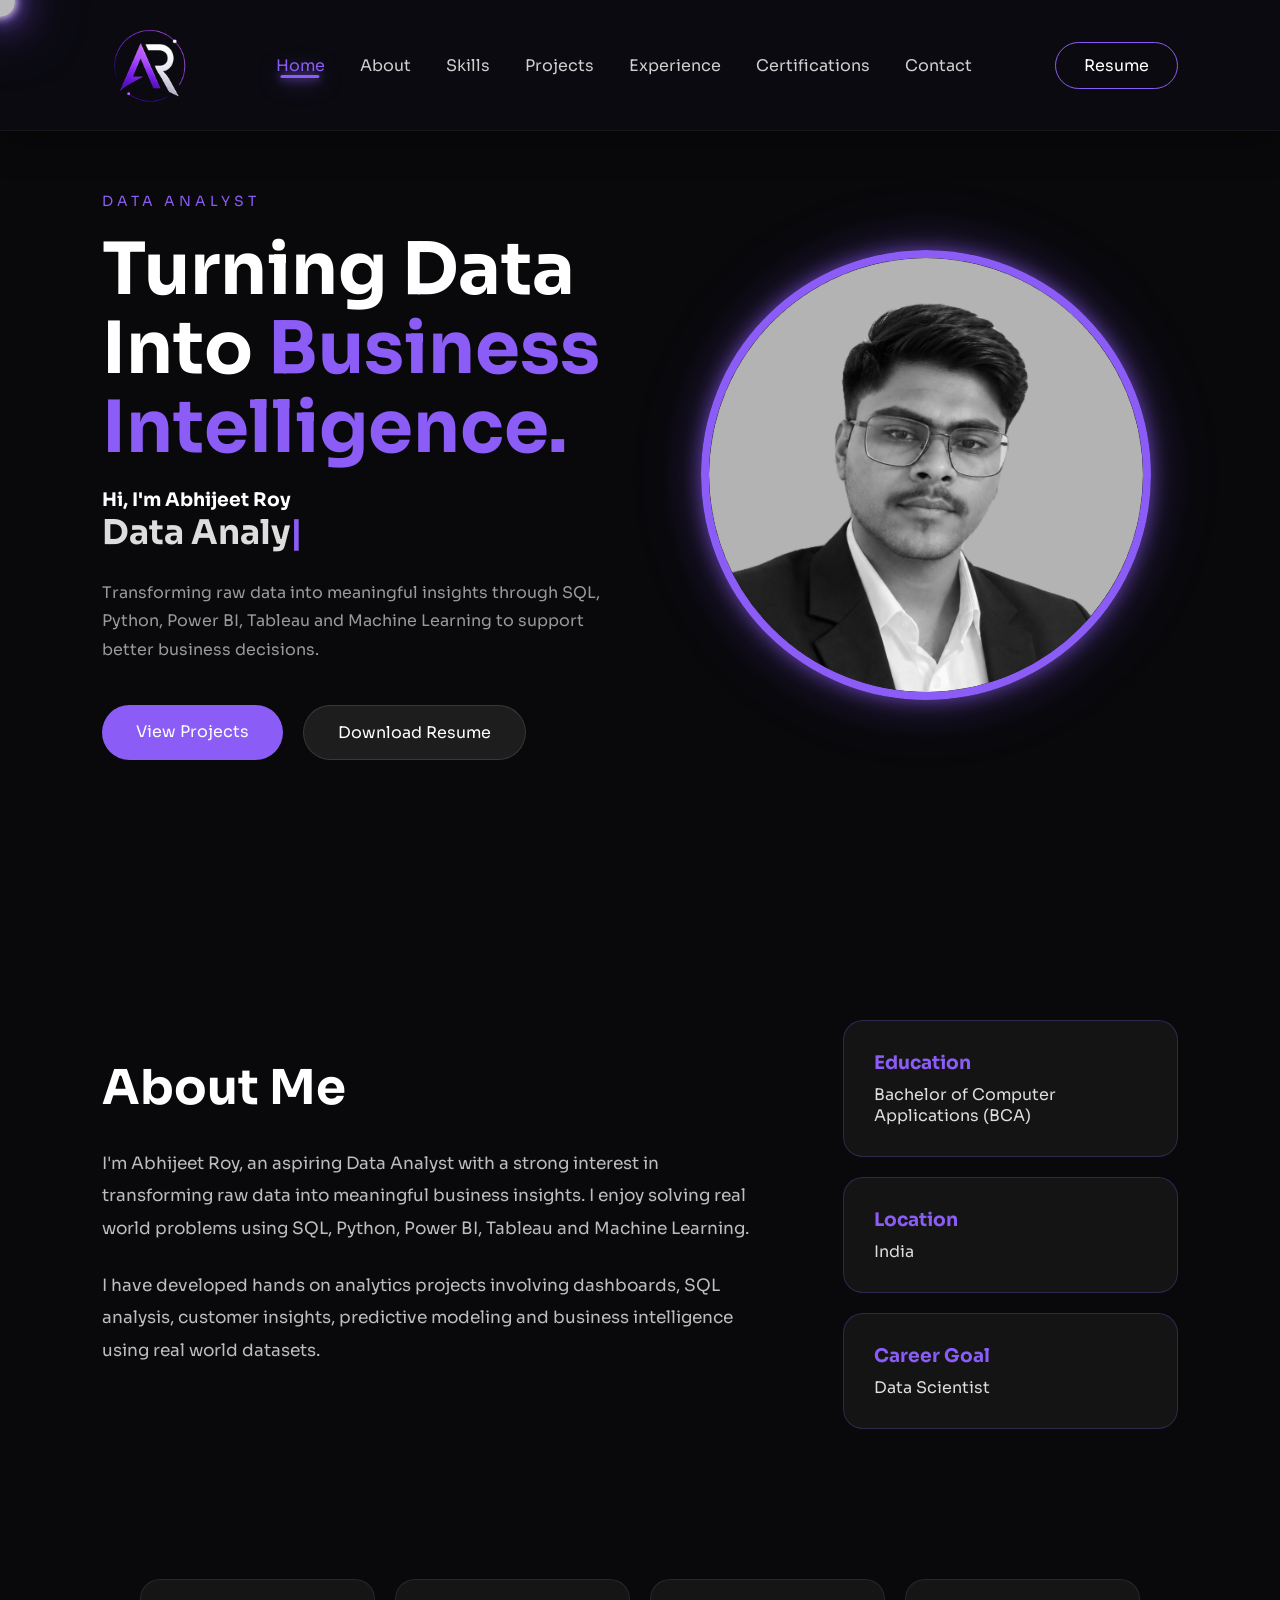
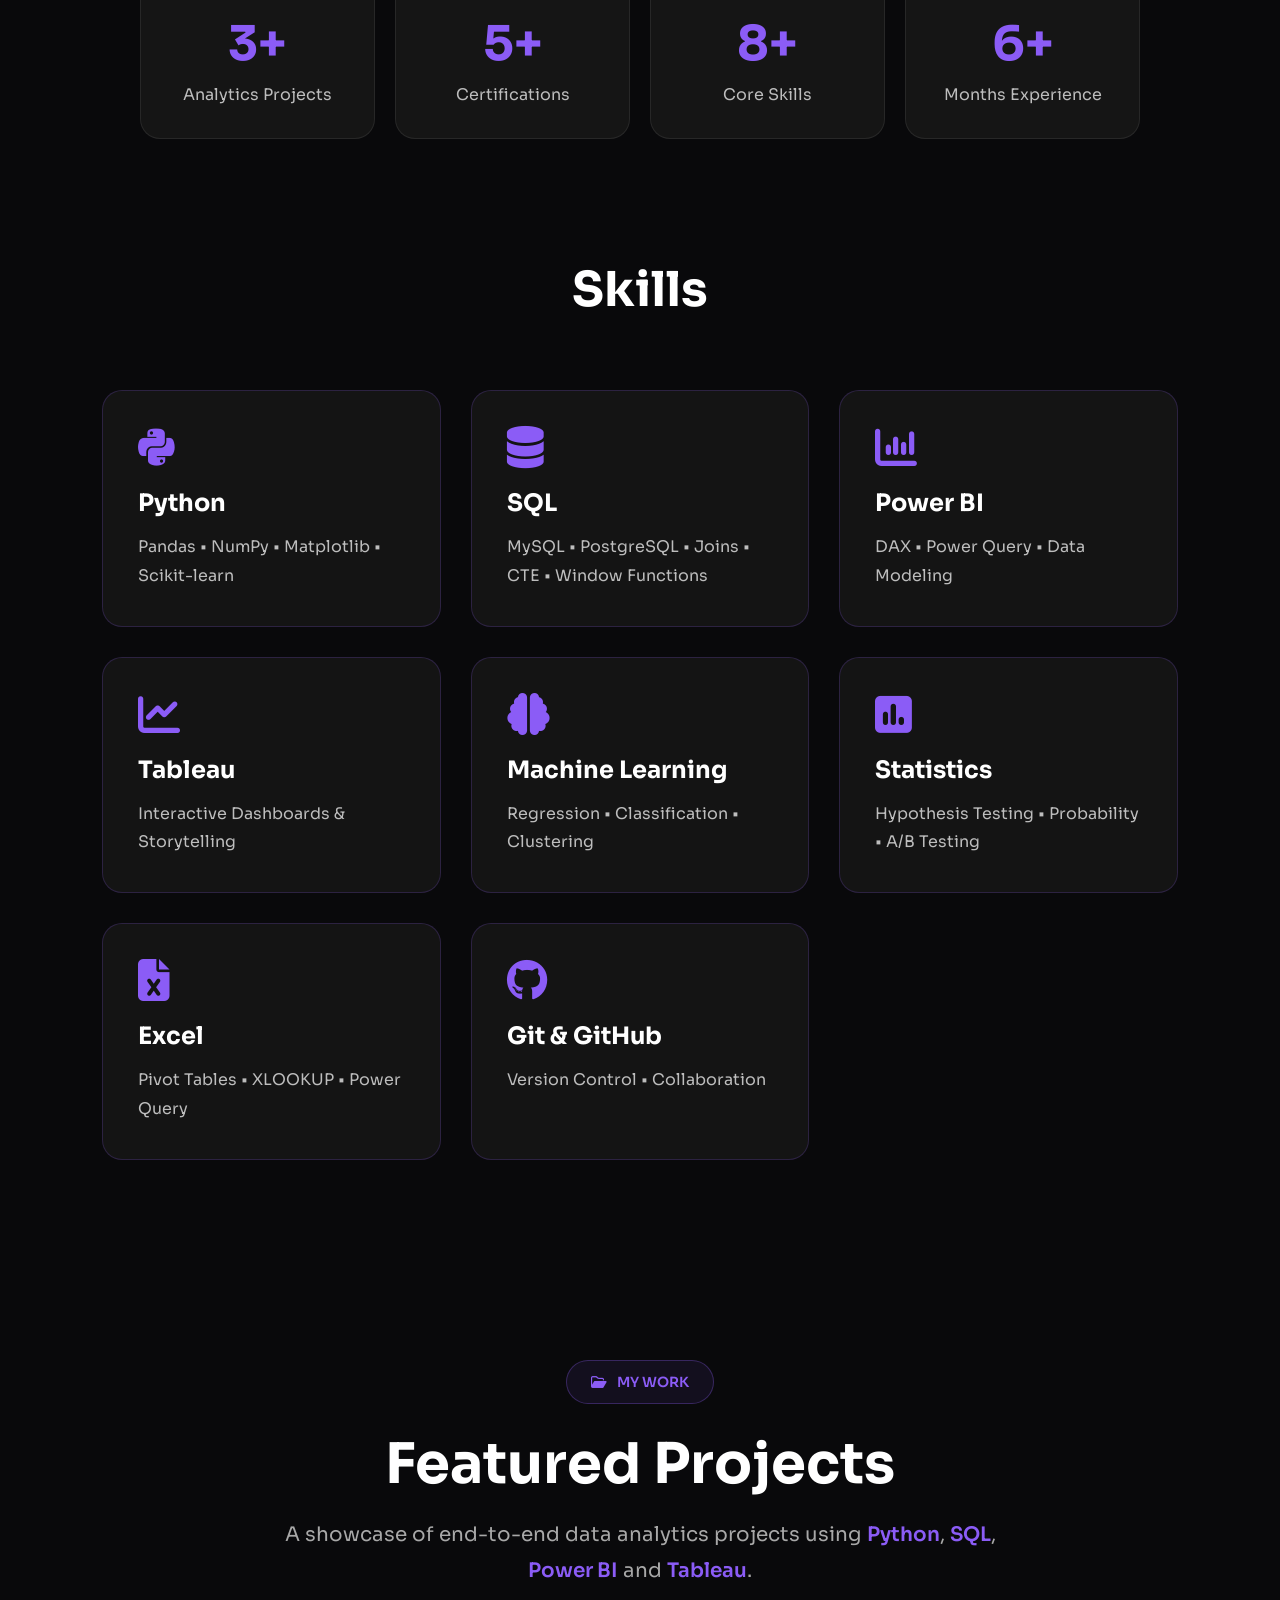
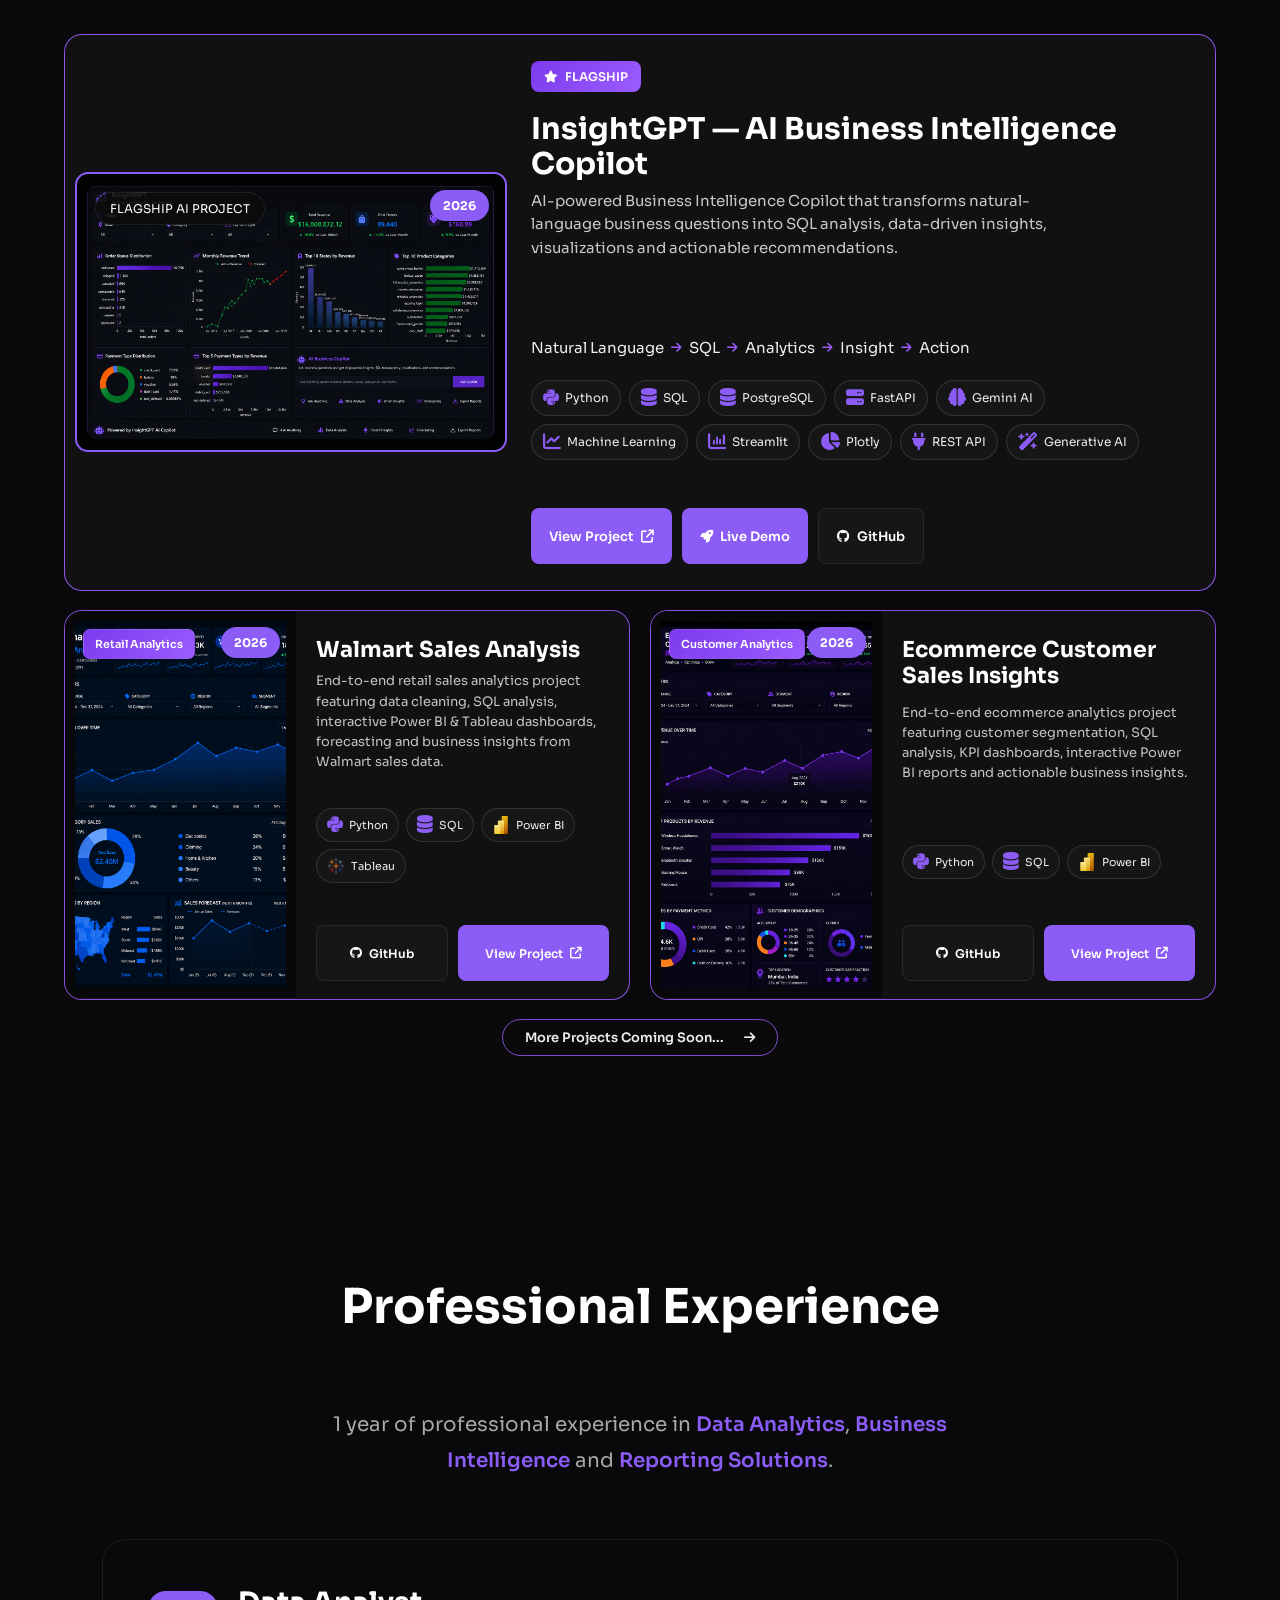
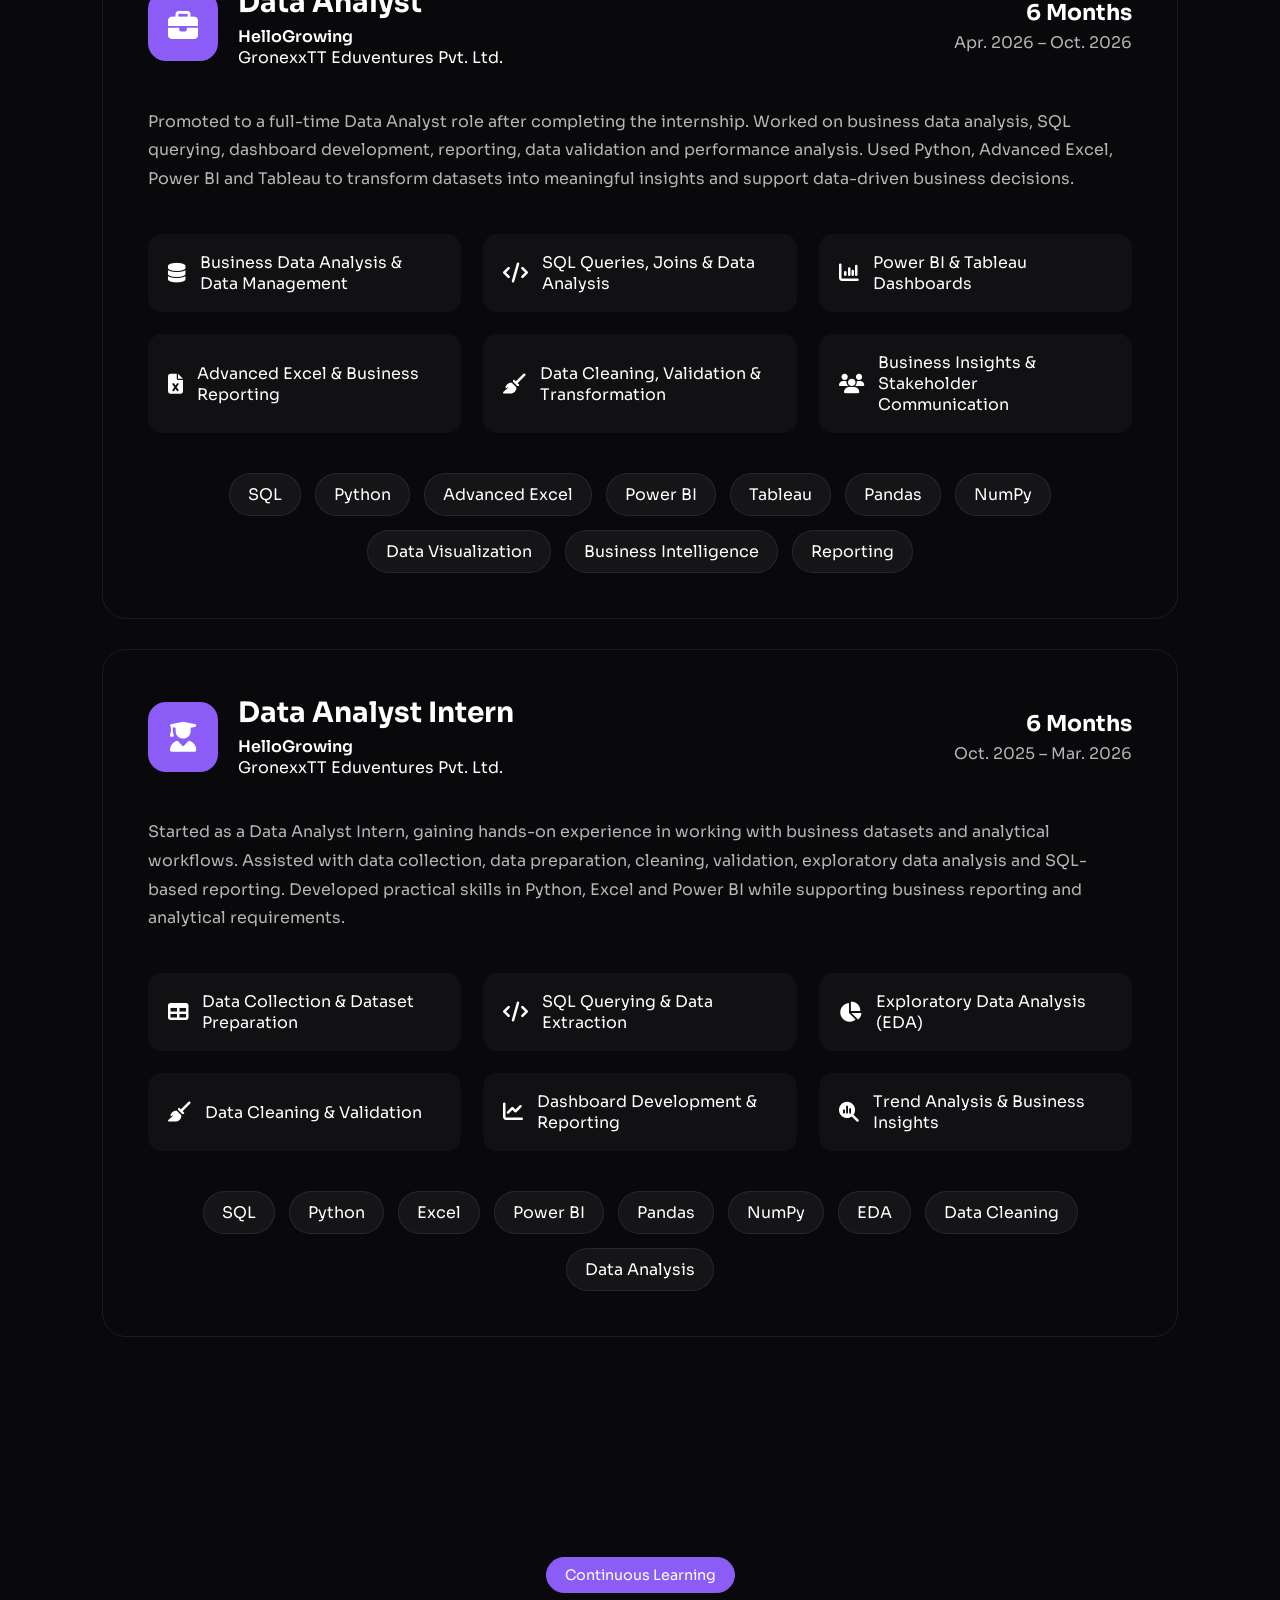
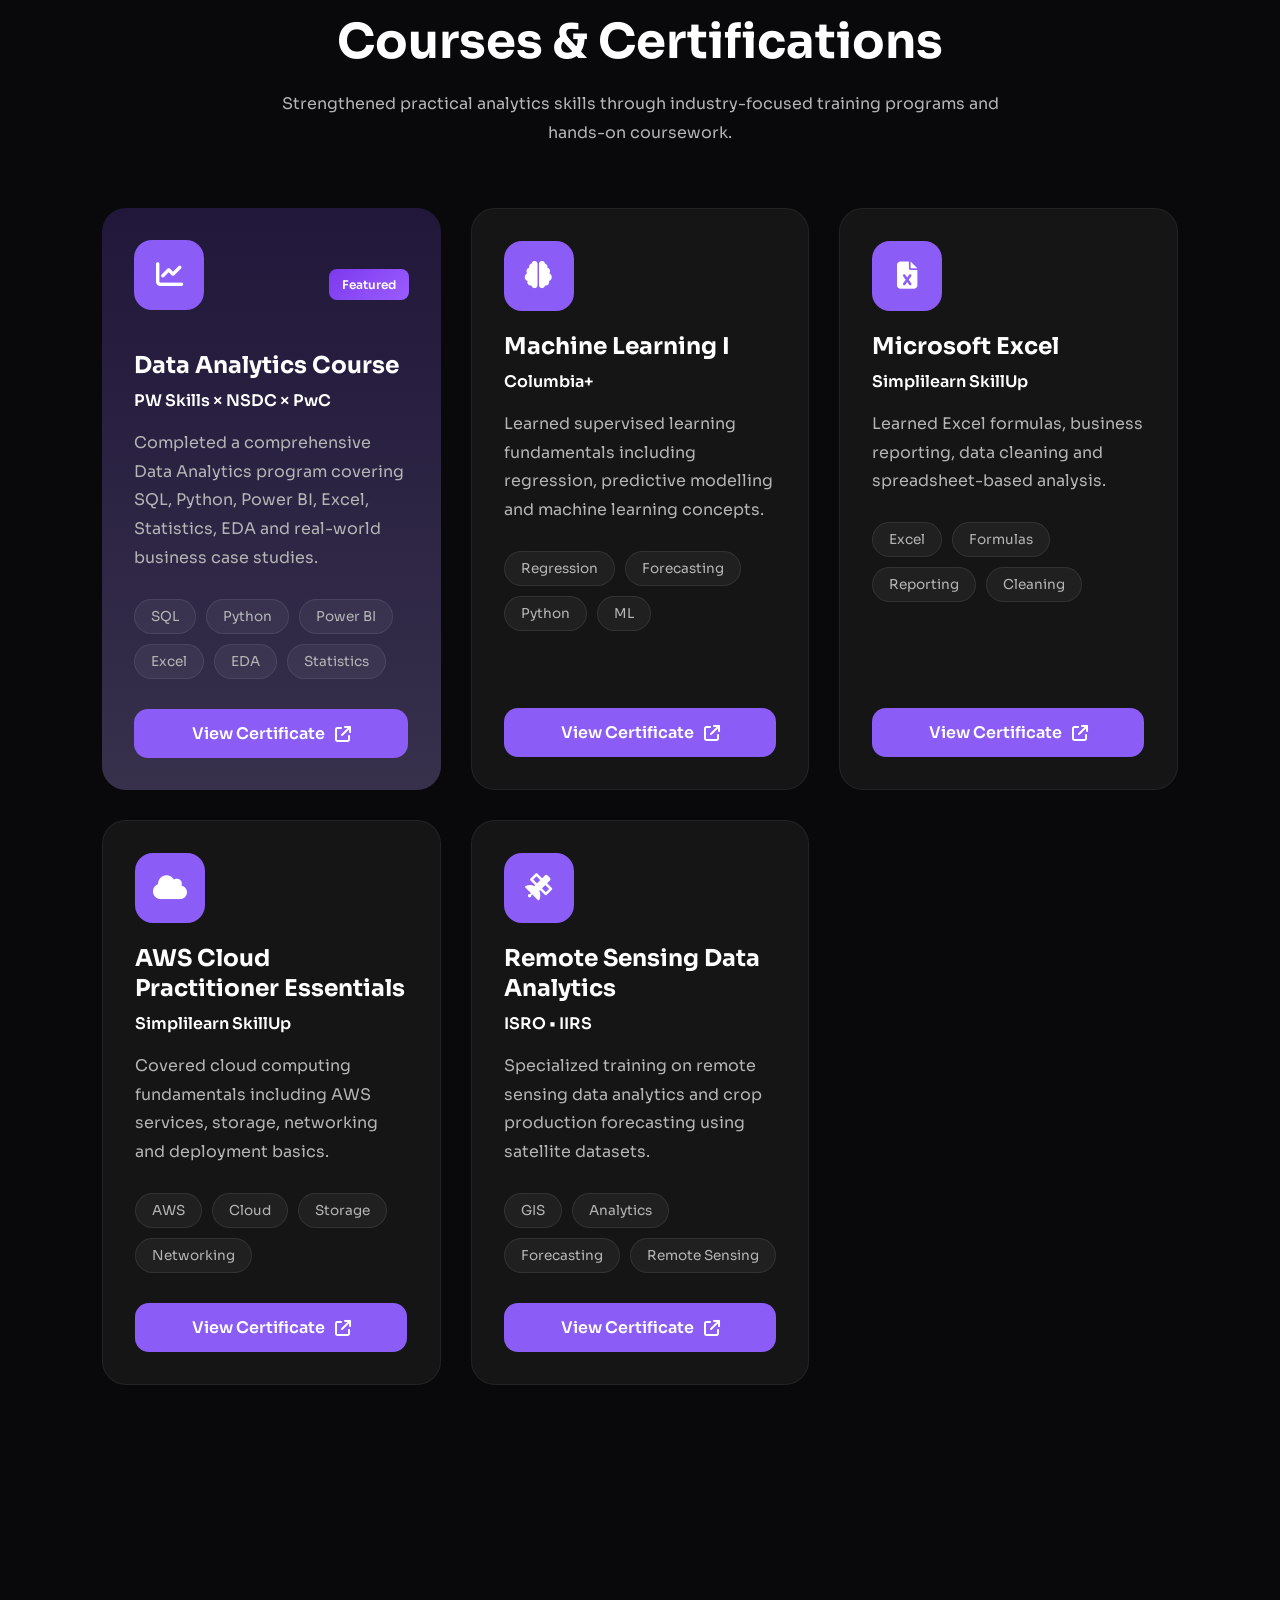
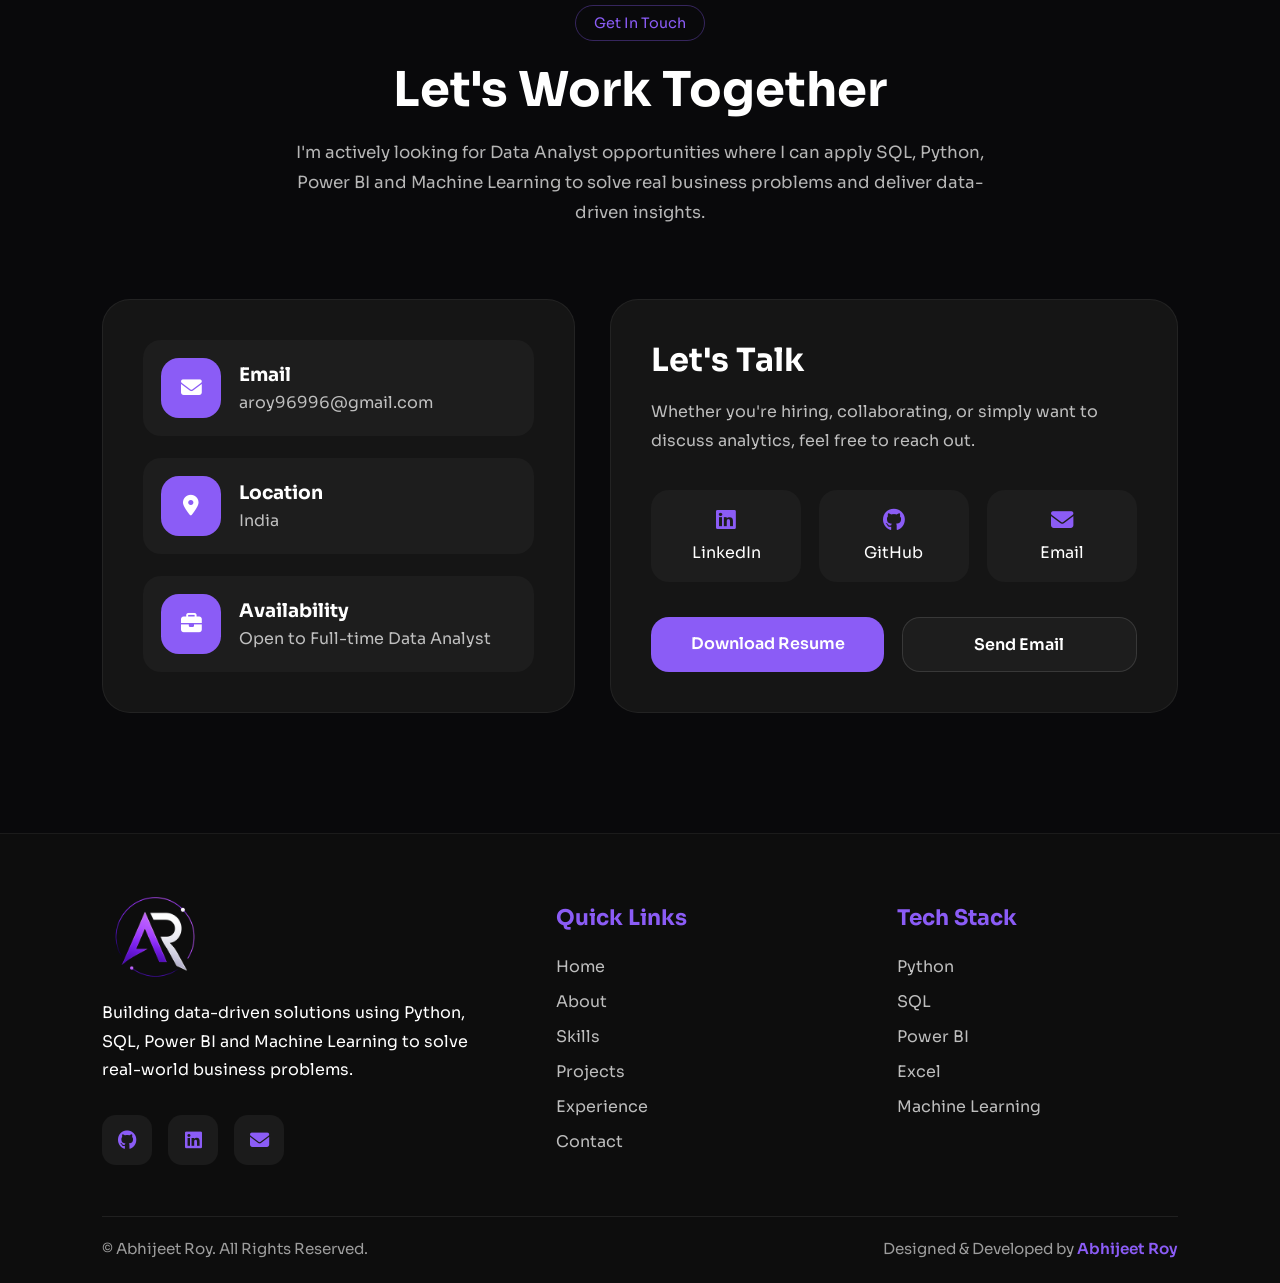
<file: index.html>
<!DOCTYPE html>
<html lang="en">

<head>
    <meta charset="UTF-8">
    <meta name="viewport" content="width=device-width, initial-scale=1.0">

    <title>Abhijeet Roy | Data Analyst Portfolio</title>

    <link rel="icon" type="image/png" sizes="48x48" href="assets/images/favicon_48x48.png">
    <link rel="shortcut icon" href="assets/images/favicon.ico">

<meta name="description"
content="Abhijeet Roy - Data Analyst specializing in SQL, Python, Power BI, Tableau and Machine Learning. Explore projects, dashboards and analytics solutions.">

<meta name="keywords"
content="Data Analyst, SQL, Python, Power BI, Tableau, Machine Learning, Portfolio, Data Science">

<meta name="author"
content="Abhijeet Roy">

<meta name="robots"
content="index, follow">

<meta name="theme-color"
content="#8B5CF6">

<meta property="og:title"
content="Abhijeet Roy | Data Analyst">

<meta property="og:description"
content="Portfolio showcasing SQL, Python, Power BI and Machine Learning projects.">

<meta property="og:image"
content="assets/images/portfolio-preview.png">

<meta property="og:type"
content="website">

    <!-- Google Font -->
    <link rel="preconnect" href="https://fonts.googleapis.com">
    <link rel="preconnect" href="https://fonts.gstatic.com" crossorigin>

    <link href="https://fonts.googleapis.com/css2?family=Sora:wght@300;400;500;600;700;800&display=swap" rel="stylesheet">

    <!-- Font Awesome -->
    <link rel="stylesheet"
        href="https://cdnjs.cloudflare.com/ajax/libs/font-awesome/6.6.0/css/all.min.css">

    <!-- CSS -->
    <link rel="stylesheet" href="style.css">
    <link rel="stylesheet" href="responsive.css">
    <link rel="stylesheet" href="project-css/home-projects.css">
    
</head>

<body>

    <div class="progress-wrapper">
        
    <div id="progress-bar"></div>

    <div class="progress-dot"></div>

</div>

    <!-- Navbar -->
    <!-- Navbar -->

<nav class="navbar">

    <a href="#home" class="logo">
    <img src="assets/images/AR_logo_256x256.png" alt="AR Logo">
</a>

    <div class="menu-toggle" id="menu-toggle">
        <i class="fa-solid fa-bars"></i>
    </div>

    <ul class="nav-links">

        <li><a href="#home">Home</a></li>

        <li><a href="#about">About</a></li>

        <li><a href="#skills">Skills</a></li>

        <li><a href="#projects">Projects</a></li>

        <li><a href="#experience">Experience</a></li>

        <li><a href="#certifications">Certifications</a></li>

        <li><a href="#contact">Contact</a></li>

    </ul>

    <a href="assets/resume/Abhijeet Roy.pdf"
       class="resume-btn"
       target="_blank">

        Resume

    </a>

</nav>

    <section id="home" class="hero"
    data-aos="fade-up">

    <div class="hero-content">

    <div class="hero-text">

        <span class="hero-tag">
            DATA ANALYST
        </span>

        <h1>

        Turning Data Into

        <span>Business Intelligence.</span>

        </h1>

        <h3>

        Hi, I'm Abhijeet Roy

        </h3>
        
        <h2 id="typing"></h2>

        <p>
         Transforming raw data into meaningful insights through SQL,
         Python, Power BI, Tableau and Machine Learning to support
         better business decisions.
        </p>

        <div class="hero-buttons">

            <a href="#projects" class="primary-btn">
                View Projects
            </a>

            <a href="assets/resume/Abhijeet Roy.pdf"
               target="_blank"
               class="secondary-btn">
                Download Resume
            </a>

        </div>

    </div>

    <div class="hero-image">

        <div class="image-circle">

            <img src="assets/images/profile.png" alt="Abhijeet">

        </div>

    </div>

</div>

</section>

    <!-- About -->
    <section id="about" class="about"
     data-aos="fade-right">

    <div class="about-container">

        <div class="about-left">

            <h2>About Me</h2>

            <p>
                I'm Abhijeet Roy, an aspiring Data Analyst with a strong interest
                in transforming raw data into meaningful business insights.
                I enjoy solving real world problems using SQL, Python,
                Power BI, Tableau and Machine Learning.
            </p>

            <p>
                I have developed hands on analytics projects involving dashboards, SQL analysis, customer insights, predictive modeling and business intelligence using real world datasets.
            </p>

        </div>

        <div class="about-right">

            <div class="about-card">

            <h3>Education</h3>
            <p>Bachelor of Computer Applications (BCA)</p>

         </div>

            <div class="about-card">

                <h3>Location</h3>
                <p>India</p>

            </div>

            <div class="about-card">

                <h3>Career Goal</h3>
                <p>Data Scientist</p>

            </div>

        </div>

    </div>

</section>

<div class="stats-grid">

    <div class="stat-card">
        <h2 class="counter" data-target="3">0</h2>
        <p>Analytics Projects</p>
    </div>

    <div class="stat-card">
        <h2 class="counter" data-target="5">0</h2>
        <p>Certifications</p>
    </div>

    <div class="stat-card">
        <h2 class="counter" data-target="8">0</h2>
        <p>Core Skills</p>
    </div>

    <div class="stat-card">
        <h2 class="counter" data-target="6">0</h2>
        <p>Months Experience</p>
    </div>

</div>


    <!-- Skills -->
    <section id="skills" class="skills"
    data-aos="fade-up">

    <h2 class="section-title">Skills</h2>

    <div class="skills-grid">

        <div class="skill-card">
            <i class="fa-brands fa-python"></i>
            <h3>Python</h3>
            <p>Pandas • NumPy • Matplotlib • Scikit-learn</p>
        </div>

        <div class="skill-card">
            <i class="fa-solid fa-database"></i>
            <h3>SQL</h3>
            <p>MySQL • PostgreSQL • Joins • CTE • Window Functions</p>
        </div>

        <div class="skill-card">
            <i class="fa-solid fa-chart-column"></i>
            <h3>Power BI</h3>
            <p>DAX • Power Query • Data Modeling</p>
        </div>

        <div class="skill-card">
            <i class="fa-solid fa-chart-line"></i>
            <h3>Tableau</h3>
            <p>Interactive Dashboards & Storytelling</p>
        </div>

        <div class="skill-card">
            <i class="fa-solid fa-brain"></i>
            <h3>Machine Learning</h3>
            <p>Regression • Classification • Clustering</p>
        </div>

        <div class="skill-card">
            <i class="fa-solid fa-square-poll-vertical"></i>
            <h3>Statistics</h3>
            <p>Hypothesis Testing • Probability • A/B Testing</p>
        </div>

        <div class="skill-card">
            <i class="fa-solid fa-file-excel"></i>
            <h3>Excel</h3>
            <p>Pivot Tables • XLOOKUP • Power Query</p>
        </div>

        <div class="skill-card">
            <i class="fa-brands fa-github"></i>
            <h3>Git & GitHub</h3>
            <p>Version Control • Collaboration</p>
        </div>

    </div>

</section>

    <!-- =========================
        PROJECTS
     ========================= -->

     <section id="projects" class="projects"
     data-aos="zoom-in-up">

    <div class="projects-header">

        <span class="projects-tag">
            <i class="fa-regular fa-folder-open"></i>
            MY WORK
        </span>

        <h2 class="section-title">
            Featured Projects
        </h2>

        <p class="projects-subtitle">
            A showcase of end-to-end data analytics projects using
            <span>Python</span>,
            <span>SQL</span>,
            <span>Power BI</span>
            and
            <span>Tableau</span>.
        </p>

    </div>

    <div class="projects-grid">

 <!-- ===========================
        FLAGSHIP PROJECT
============================ -->

<article class="project-card featured-project">

    <div class="project-image">

        <span class="project-category">
            FLAGSHIP AI PROJECT
        </span>

        <span class="project-year">
            2026
        </span>

        <img
            src="assets/images/projects/insightgpt.png"
            alt="InsightGPT AI Business Intelligence Dashboard"
            loading="lazy">

    </div>

    <div class="project-content">

        <div class="featured-project-heading">

            <span class="featured-badge">
                <i class="fa-solid fa-star"></i>
                FLAGSHIP
            </span>

            <h3>
                InsightGPT — AI Business Intelligence Copilot
            </h3>

        </div>

        <p>

            AI-powered Business Intelligence Copilot that transforms
            natural-language business questions into SQL analysis,
            data-driven insights, visualizations and actionable
            recommendations.

        </p>

        <div class="project-flow">

            Natural Language
            <i class="fa-solid fa-arrow-right"></i>
            SQL
            <i class="fa-solid fa-arrow-right"></i>
            Analytics
            <i class="fa-solid fa-arrow-right"></i>
            Insight
            <i class="fa-solid fa-arrow-right"></i>
            Action

        </div>

        <div class="tech-stack">

            <span>
                <i class="fa-brands fa-python"></i>
                Python
            </span>

            <span>
                <i class="fa-solid fa-database"></i>
                SQL
            </span>

            <span>
                <i class="fa-solid fa-database"></i>
                PostgreSQL
            </span>

            <span>
                <i class="fa-solid fa-server"></i>
                FastAPI
            </span>

            <span>
                <i class="fa-solid fa-brain"></i>
                Gemini AI
            </span>

            <span>
                <i class="fa-solid fa-chart-line"></i>
                Machine Learning
            </span>

            <span>
                <i class="fa-solid fa-chart-column"></i>
                Streamlit
            </span>

            <span>
                <i class="fa-solid fa-chart-pie"></i>
                Plotly
            </span>

            <span>
                <i class="fa-solid fa-plug"></i>
                REST API
            </span>

            <span>
                <i class="fa-solid fa-wand-magic-sparkles"></i>
                Generative AI
            </span>

        </div>

        <div class="project-buttons">

            <a
                href="projects/insightgpt.html"
                class="live-btn">

                View Project

                <i class="fa-solid fa-arrow-up-right-from-square"></i>

            </a>

            <a
                href="https://insightgpt-dashboard.onrender.com"
                target="_blank"
                class="live-btn">

                <i class="fa-solid fa-rocket"></i>

                Live Demo

            </a>

            <a
                href="https://github.com/atlassandx90/InsightGPT-AI-Business-Intelligence-Copilot"
                target="_blank"
                class="github-btn">

                <i class="fa-brands fa-github"></i>

                GitHub

            </a>

        </div>

    </div>

</article>

        
    <!-- ===========================
            PROJECT 02
    ============================ -->

    <article class="project-card">

        <div class="project-image">

            <span class="project-category">
                Retail Analytics
            </span>

            <span class="project-year">
                2026
            </span>

            <img
                src="assets/images/projects/walmart-dashboard.png"
                alt="Walmart Sales Dashboard"
                loading="lazy">

        </div>

        <div class="project-content">

            <h3>

                Walmart Sales Analysis

            </h3>

            <p>

                End-to-end retail sales analytics project featuring
                data cleaning, SQL analysis, interactive Power BI &
                Tableau dashboards, forecasting and business insights
                from Walmart sales data.

            </p>

            <div class="tech-stack">

                <span>

                    <i class="fa-brands fa-python"></i>

                    Python

                </span>

                <span>

                    <i class="fa-solid fa-database"></i>

                    SQL

                </span>

                <span>

                    <img
                    src="assets/icons/New_Power_BI_Logo.svg.webp"
                    alt="Power BI">

                    Power BI

                </span>

                <span>

                    <img
                    src="assets/icons/tableau.png"
                    alt="Tableau">

                    Tableau

                </span>

            </div>

            <div class="project-buttons">

                <a href="https://github.com/atlassandx90/Walmart-Sales-Analysis"
                   target="_blank"
                   class="github-btn">

                    <i class="fa-brands fa-github"></i>

                    GitHub

                </a>

                <a href="projects/walmart.html"
                   class="live-btn">

                    View Project

                    <i class="fa-solid fa-arrow-up-right-from-square"></i>

                </a>

            </div>

        </div>

    </article>

        <!-- ===========================
            PROJECT 03
         ============================ -->

    <article class="project-card">

        <div class="project-image">

            <span class="project-category">
                Customer Analytics
            </span>

            <span class="project-year">
                2026
            </span>

            <img
                src="assets/images/projects/ecommerce-dashboard.png"
                alt="Ecommerce Dashboard"
                loading="lazy">

        </div>

        <div class="project-content">

            <h3>

                Ecommerce Customer Sales Insights

            </h3>

            <p>

                End-to-end ecommerce analytics project featuring customer
                segmentation, SQL analysis, KPI dashboards, interactive
                Power BI reports and actionable business insights.

            </p>

            <div class="tech-stack">

                <span>

                    <i class="fa-brands fa-python"></i>

                    Python

                </span>

                <span>

                    <i class="fa-solid fa-database"></i>

                    SQL

                </span>

                <span>

                    <img src="assets/icons/New_Power_BI_Logo.svg.webp"
                         alt="Power BI">

                    Power BI

                </span>

            </div>

            <div class="project-buttons">

                <a href="https://github.com/atlassandx90/Ecommerce-Customer-Sales-Insights"
                   target="_blank"
                   class="github-btn">

                    <i class="fa-brands fa-github"></i>

                    GitHub

                </a>

                <a href="projects/ecommerce.html"
                   class="live-btn">

                    View Project

                    <i class="fa-solid fa-arrow-up-right-from-square"></i>

                </a>

            </div>

        </div>

    </article>

</div>

<div class="more-projects">

    <a href="https://github.com/atlassandx90"
       target="_blank">

        More Projects Coming Soon...

        <i class="fa-solid fa-arrow-right"></i>

    </a>

</div>

</section>
    

    
<!-- Professional Experience -->

<section id="experience" class="experience" data-aos="fade-left">

    <div class="section-header">

        <h2 class="section-title">
            Professional Experience
        </h2>

        <p class="projects-subtitle">
            1 year of professional experience in
            <span>Data Analytics</span>,
            <span>Business Intelligence</span> and
            <span>Reporting Solutions</span>.
        </p>

    </div>


    <!-- Experience 1: Full-Time Data Analyst -->

    <div class="experience-card">

        <div class="experience-top">

            <div class="experience-left">

                <div class="company-icon">
                    <i class="fa-solid fa-briefcase"></i>
                </div>

                <div>
                    <h3>Data Analyst</h3>
                    <h4>HelloGrowing</h4>
                    <p>GronexxTT Eduventures Pvt. Ltd.</p>
                </div>

            </div>

            <div class="experience-duration">
                <span>6 Months</span>
                <p>Apr. 2026 – Oct. 2026</p>
            </div>

        </div>


        <p class="experience-description">
            Promoted to a full-time Data Analyst role after completing
            the internship. Worked on business data analysis, SQL
            querying, dashboard development, reporting, data validation
            and performance analysis. Used Python, Advanced Excel,
            Power BI and Tableau to transform datasets into meaningful
            insights and support data-driven business decisions.
        </p>


        <div class="experience-grid">

            <div class="experience-item">
                <i class="fa-solid fa-database"></i>
                <span>Business Data Analysis & Data Management</span>
            </div>

            <div class="experience-item">
                <i class="fa-solid fa-code"></i>
                <span>SQL Queries, Joins & Data Analysis</span>
            </div>

            <div class="experience-item">
                <i class="fa-solid fa-chart-column"></i>
                <span>Power BI & Tableau Dashboards</span>
            </div>

            <div class="experience-item">
                <i class="fa-solid fa-file-excel"></i>
                <span>Advanced Excel & Business Reporting</span>
            </div>

            <div class="experience-item">
                <i class="fa-solid fa-broom"></i>
                <span>Data Cleaning, Validation & Transformation</span>
            </div>

            <div class="experience-item">
                <i class="fa-solid fa-users"></i>
                <span>Business Insights & Stakeholder Communication</span>
            </div>

        </div>


        <div class="experience-skills">
            <span>SQL</span>
            <span>Python</span>
            <span>Advanced Excel</span>
            <span>Power BI</span>
            <span>Tableau</span>
            <span>Pandas</span>
            <span>NumPy</span>
            <span>Data Visualization</span>
            <span>Business Intelligence</span>
            <span>Reporting</span>
        </div>

    </div>


    <!-- Experience 2: Data Analyst Intern -->

    <div class="experience-card">

        <div class="experience-top">

            <div class="experience-left">

                <div class="company-icon">
                    <i class="fa-solid fa-user-graduate"></i>
                </div>

                <div>
                    <h3>Data Analyst Intern</h3>
                    <h4>HelloGrowing</h4>
                    <p>GronexxTT Eduventures Pvt. Ltd.</p>
                </div>

            </div>

            <div class="experience-duration">
                <span>6 Months</span>
                <p>Oct. 2025 – Mar. 2026</p>
            </div>

        </div>


        <p class="experience-description">
            Started as a Data Analyst Intern, gaining hands-on experience
            in working with business datasets and analytical workflows.
            Assisted with data collection, data preparation, cleaning,
            validation, exploratory data analysis and SQL-based
            reporting. Developed practical skills in Python, Excel
            and Power BI while supporting business reporting and
            analytical requirements.
        </p>


        <div class="experience-grid">

            <div class="experience-item">
                <i class="fa-solid fa-table"></i>
                <span>Data Collection & Dataset Preparation</span>
            </div>

            <div class="experience-item">
                <i class="fa-solid fa-code"></i>
                <span>SQL Querying & Data Extraction</span>
            </div>

            <div class="experience-item">
                <i class="fa-solid fa-chart-pie"></i>
                <span>Exploratory Data Analysis (EDA)</span>
            </div>

            <div class="experience-item">
                <i class="fa-solid fa-broom"></i>
                <span>Data Cleaning & Validation</span>
            </div>

            <div class="experience-item">
                <i class="fa-solid fa-chart-line"></i>
                <span>Dashboard Development & Reporting</span>
            </div>

            <div class="experience-item">
                <i class="fa-solid fa-magnifying-glass-chart"></i>
                <span>Trend Analysis & Business Insights</span>
            </div>

        </div>


        <div class="experience-skills">
            <span>SQL</span>
            <span>Python</span>
            <span>Excel</span>
            <span>Power BI</span>
            <span>Pandas</span>
            <span>NumPy</span>
            <span>EDA</span>
            <span>Data Cleaning</span>
            <span>Data Analysis</span>
        </div>

    </div>

</section>

    <!-- ================= Certifications ================= -->

<section id="certifications" class="certifications"
data-aos="fade-up">

    <div class="section-header">
        <span class="section-tag">Continuous Learning</span>
        <h2>Courses & Certifications</h2>
        <p>
            Strengthened practical analytics skills through industry-focused
            training programs and hands-on coursework.
        </p>
    </div>

    <div class="certifications-grid">

        <!-- PW Skills -->
        <div class="certificate-card featured">

            <div class="certificate-top">

                <div class="certificate-icon">
                    <i class="fa-solid fa-chart-line"></i>
                </div>

                <span class="featured-badge">
                    Featured
                </span>

            </div>

            <h3>Data Analytics Course</h3>

            <h4>PW Skills × NSDC × PwC</h4>

            <p>
                Completed a comprehensive Data Analytics program covering SQL,
                Python, Power BI, Excel, Statistics, EDA and real-world business
                case studies.
            </p>

            <div class="certificate-skills">

                <span>SQL</span>
                <span>Python</span>
                <span>Power BI</span>
                <span>Excel</span>
                <span>EDA</span>
                <span>Statistics</span>

            </div>

            <a href="https://pwskills.com/learn/certificate/4a74603a-2618-4bf6-9b14-f4072052012e/?isCareerPath=true"
               target="_blank"
               class="certificate-btn">

                View Certificate

                <i class="fa-solid fa-arrow-up-right-from-square"></i>

            </a>

        </div>

        <!-- Machine Learning -->

        <div class="certificate-card">

            <div class="certificate-icon">
                <i class="fa-solid fa-brain"></i>
            </div>

            <h3>Machine Learning I</h3>

            <h4>Columbia+</h4>

            <p>
                Learned supervised learning fundamentals including regression,
                predictive modelling and machine learning concepts.
            </p>

            <div class="certificate-skills">

                <span>Regression</span>
                <span>Forecasting</span>
                <span>Python</span>
                <span>ML</span>

            </div>

            <a href="https://badges.plus.columbia.edu/f97c4a05-7866-410e-beff-4be9baf381c7#acc.PScygDkm"
               target="_blank"
               class="certificate-btn">

                View Certificate

                <i class="fa-solid fa-arrow-up-right-from-square"></i>

            </a>

        </div>

        <!-- Excel -->

        <div class="certificate-card">

            <div class="certificate-icon">
                <i class="fa-solid fa-file-excel"></i>
            </div>

            <h3>Microsoft Excel</h3>

            <h4>Simplilearn SkillUp</h4>

            <p>
                Learned Excel formulas, business reporting, data cleaning and
                spreadsheet-based analysis.
            </p>

            <div class="certificate-skills">

                <span>Excel</span>
                <span>Formulas</span>
                <span>Reporting</span>
                <span>Cleaning</span>

            </div>

            <a href="https://www.simplilearn.com/skillup-certificate-landing?token=eyJjb3Vyc2VfaWQiOiIxNzc3IiwiY2VydGlmaWNhdGVfdXJsIjoiaHR0cHM6XC9cL2NlcnRpZmljYXRlcy5zaW1wbGljZG4ubmV0XC9zaGFyZVwvODgwMzc1OF85MTY5MTk4MTc1NTQ0NjI4MzYwNy5wbmciLCJ1c2VybmFtZSI6IkFCSElKRUVUIFJPWSJ9&utm_source=shared-certificate&utm_medium=lms&utm_campaign=shared-certificate-promotion&referrer=https%3A%2F%2Flms.simplilearn.com%2Fcourses%2F4277%2FIntroduction-to-MS-Excel%2Fcertificate%2Fdownload-skillup&%24web_only=true&_branch_match_id=1602928511050047498&_branch_referrer=H4sIAAAAAAAAA8soKSkottLXL87MLcjJ1EssKNDLyczL1k%2FVDzZz9Im0NC0JDUuyrytKTUstKsrMS49PKsovL04tsvUBqkpN8cwDADIYrE9BAAAA"
               target="_blank"
               class="certificate-btn">

                View Certificate

                <i class="fa-solid fa-arrow-up-right-from-square"></i>

            </a>

        </div>

        <!-- AWS -->

        <div class="certificate-card">

            <div class="certificate-icon">
                <i class="fa-solid fa-cloud"></i>
            </div>

            <h3>AWS Cloud Practitioner Essentials</h3>

            <h4>Simplilearn SkillUp</h4>

            <p>
                Covered cloud computing fundamentals including AWS services,
                storage, networking and deployment basics.
            </p>

            <div class="certificate-skills">

                <span>AWS</span>
                <span>Cloud</span>
                <span>Storage</span>
                <span>Networking</span>

            </div>

            <a href="https://www.simplilearn.com/skillup-certificate-landing?token=eyJjb3Vyc2VfaWQiOiI0MDMwIiwiY2VydGlmaWNhdGVfdXJsIjoiaHR0cHM6XC9cL2NlcnRpZmljYXRlcy5zaW1wbGljZG4ubmV0XC9zaGFyZVwvOTA2ODU1MF85MTY5MTk4MTc1OTE1MzkxMDM3NC5wbmciLCJ1c2VybmFtZSI6IkFCSElKRUVUIFJPWSJ9&utm_source=shared-certificate&utm_medium=lms&utm_campaign=shared-certificate-promotion&referrer=https%3A%2F%2Flms.simplilearn.com%2Fcourses%2F6987%2FAWS-Cloud-Practitioner-Essential%2F%28certificate%2Fdownload-skillup%2F%2Fcertificate%3Acertificate-locked-new%29&%24web_only=true&_branch_match_id=1602928511050047498&_branch_referrer=H4sIAAAAAAAAA8soKSkottLXL87MLcjJ1EssKNDLyczL1k%2FVz48MTnY1rvI0Dk%2ByrytKTUstKsrMS49PKsovL04tsvUBqkpN8cwDANVVfRRBAAAA"
               target="_blank"
               class="certificate-btn">

                View Certificate

                <i class="fa-solid fa-arrow-up-right-from-square"></i>

            </a>

        </div>

        <!-- ISRO -->

        <div class="certificate-card">

            <div class="certificate-icon">
                <i class="fa-solid fa-satellite"></i>
            </div>

            <h3>Remote Sensing Data Analytics</h3>

            <h4>ISRO • IIRS</h4>

            <p>
                Specialized training on remote sensing data analytics and crop
                production forecasting using satellite datasets.
            </p>

            <div class="certificate-skills">

                <span>GIS</span>
                <span>Analytics</span>
                <span>Forecasting</span>
                <span>Remote Sensing</span>

            </div>

            <a href="https://drive.google.com/file/d/1RiDFJpw4Z7WKzVWX8uEoMHzErno8qUk0/view?usp=sharing"
               target="_blank"
               class="certificate-btn">

                View Certificate

                <i class="fa-solid fa-arrow-up-right-from-square"></i>

            </a>

        </div>

    </div>

</section>

    <!-- Contact -->
<section id="contact" class="contact"
data-aos="zoom-in">

    <div class="section-header">
        <span class="section-badge">Get In Touch</span>
        <h2>Let's Work Together</h2>
        <p>
            I'm actively looking for Data Analyst opportunities where I can
            apply SQL, Python, Power BI and Machine Learning to solve real
            business problems and deliver data-driven insights.
        </p>
    </div>

    <div class="contact-container">

        <!-- Left -->
        <div class="contact-info">

            <div class="contact-card">
                <i class="fa-solid fa-envelope"></i>

                <div>
                    <h3>Email</h3>
                    <p>aroy96996@gmail.com</p>
                </div>
            </div>

            <div class="contact-card">
                <i class="fa-solid fa-location-dot"></i>

                <div>
                    <h3>Location</h3>
                    <p>India</p>
                </div>
            </div>

            <div class="contact-card">
                <i class="fa-solid fa-briefcase"></i>

                <div>
                    <h3>Availability</h3>
                    <p>Open to Full-time Data Analyst</p>
                </div>
            </div>

        </div>

        <!-- Right -->
        <div class="contact-action">

            <h3>Let's Talk</h3>

            <p>
                Whether you're hiring, collaborating, or simply want to
                discuss analytics, feel free to reach out.
            </p>

            <div class="social-links">

                <a href="https://www.linkedin.com/in/abhijeetroy9/" target="_blank">
                    <i class="fa-brands fa-linkedin"></i>
                    LinkedIn
                </a>

                <a href="https://github.com/atlassandx90?tab=repositories" target="_blank">
                    <i class="fa-brands fa-github"></i>
                    GitHub
                </a>

                <a href="mailto:aroy96996@gmail.com">
                    <i class="fa-solid fa-envelope"></i>
                    Email
                </a>

            </div>

            <div class="contact-buttons">

                <a href="assets/Abhijeet Roy.pdf" class="primary-btn" target="_blank">
                    Download Resume
                </a>

                <a href="mailto:aroy96996@gmail.com" class="secondary-btn">
                    Send Email
                </a>

            </div>

        </div>

    </div>

</section>

    <!-- ================= FOOTER ================= -->

<footer class="footer"
data-aos="fade-up">

    <div class="footer-container">

        <!-- Left -->

        <div class="footer-about">

            <img src="assets/images/AR_logo_256x256.png"
     alt="AR Logo"
     class="footer-logo">

            <p>
                Building data-driven solutions using Python, SQL,
                Power BI and Machine Learning to solve real-world
                business problems.
            </p>

            <div class="footer-social">

                <a href="https://github.com/atlassandx90" target="_blank">
                    <i class="fa-brands fa-github"></i>
                </a>

                <a href="https://linkedin.com/in/abhijeetroy9/" target="_blank">
                    <i class="fa-brands fa-linkedin"></i>
                </a>

                <a href="mailto:aroy96996@gmail.com">
                    <i class="fa-solid fa-envelope"></i>
                </a>

            </div>

        </div>

        <!-- Quick Links -->

        <div class="footer-links">

            <h3>Quick Links</h3>

            <ul>

                <li><a href="#home">Home</a></li>

                <li><a href="#about">About</a></li>

                <li><a href="#skills">Skills</a></li>

                <li><a href="#projects">Projects</a></li>

                <li><a href="#experience">Experience</a></li>

                <li><a href="#contact">Contact</a></li>

            </ul>

        </div>

        <!-- Tech Stack -->

        <div class="footer-tech">

            <h3>Tech Stack</h3>

            <ul>

                <li>Python</li>
                <li>SQL</li>
                <li>Power BI</li>
                <li>Excel</li>
                <li>Machine Learning</li>

            </ul>

        </div>

    </div>

    <div class="footer-bottom">

        <p>
            © Abhijeet Roy. All Rights Reserved.
        </p>

        <p>
            Designed &amp; Developed by <span>Abhijeet Roy</span>
        </p>

    </div>

</footer>

<!-- Scroll To Top -->

<button id="scrollTopBtn" aria-label="Scroll To Top">

    <i class="fa-solid fa-arrow-up"></i>

</button>

<script src="https://unpkg.com/aos@2.3.4/dist/aos.js"></script>

<script>
AOS.init({
    duration:1000,
    once:true,
    offset:80,
    easing:"ease-out-cubic"
});
</script>


<script src="script.js"></script>
</body>
<div id="loader">

    <img src="assets/images/AR_logo_512x512.png"
     alt="AR Logo"
     class="loader">

</div>
</html>
</file>
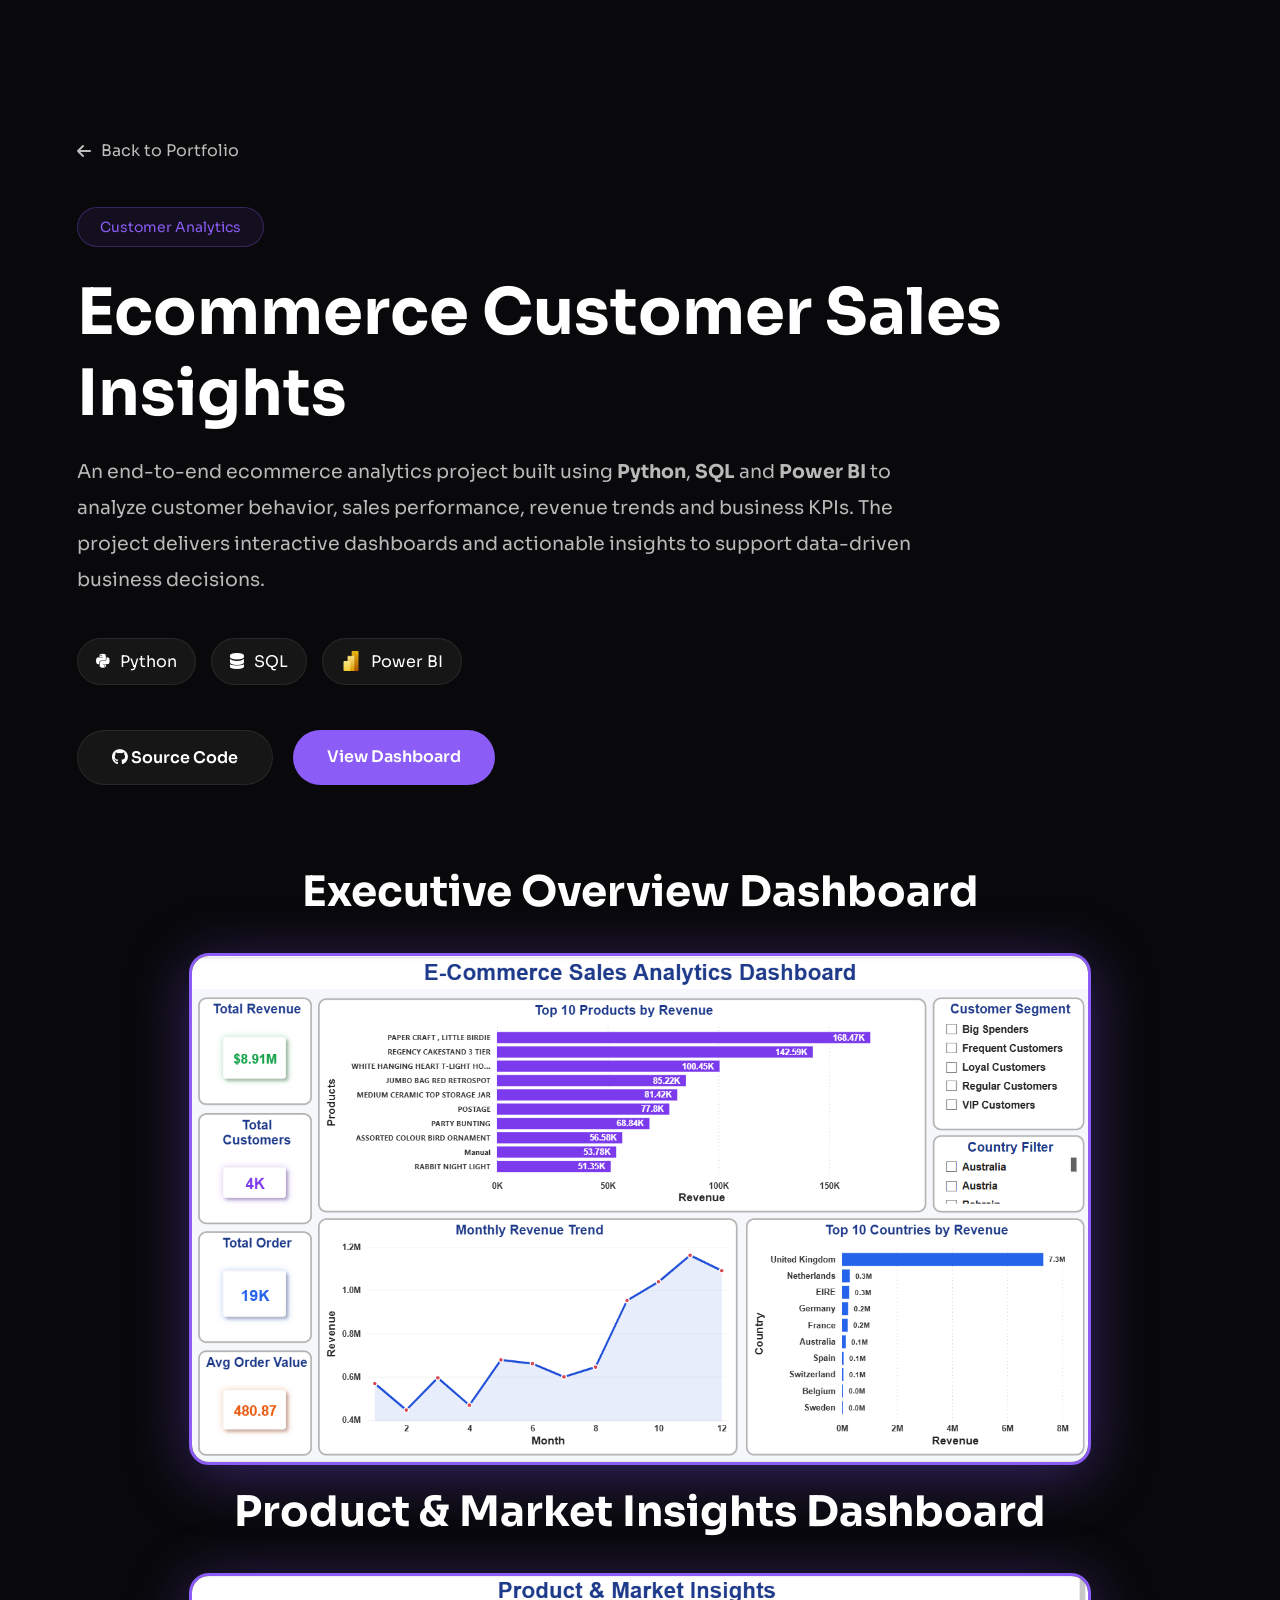
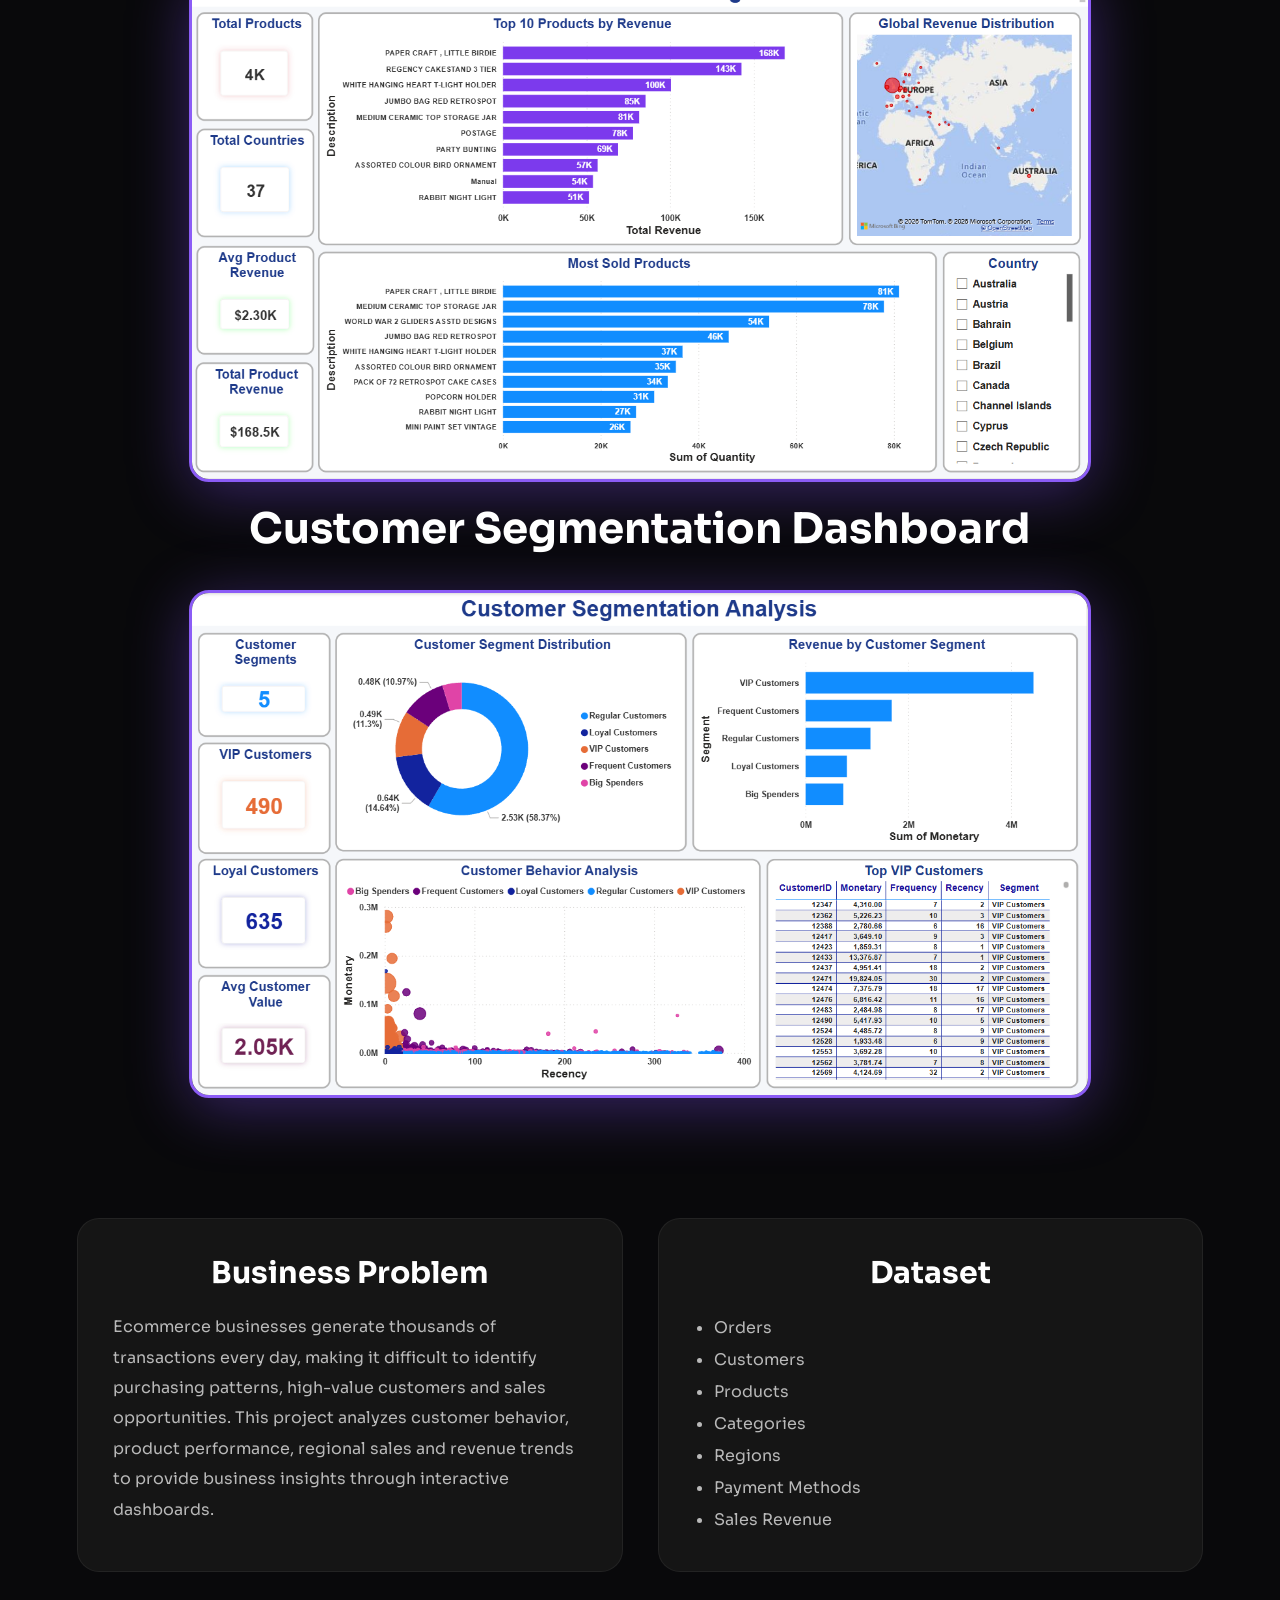
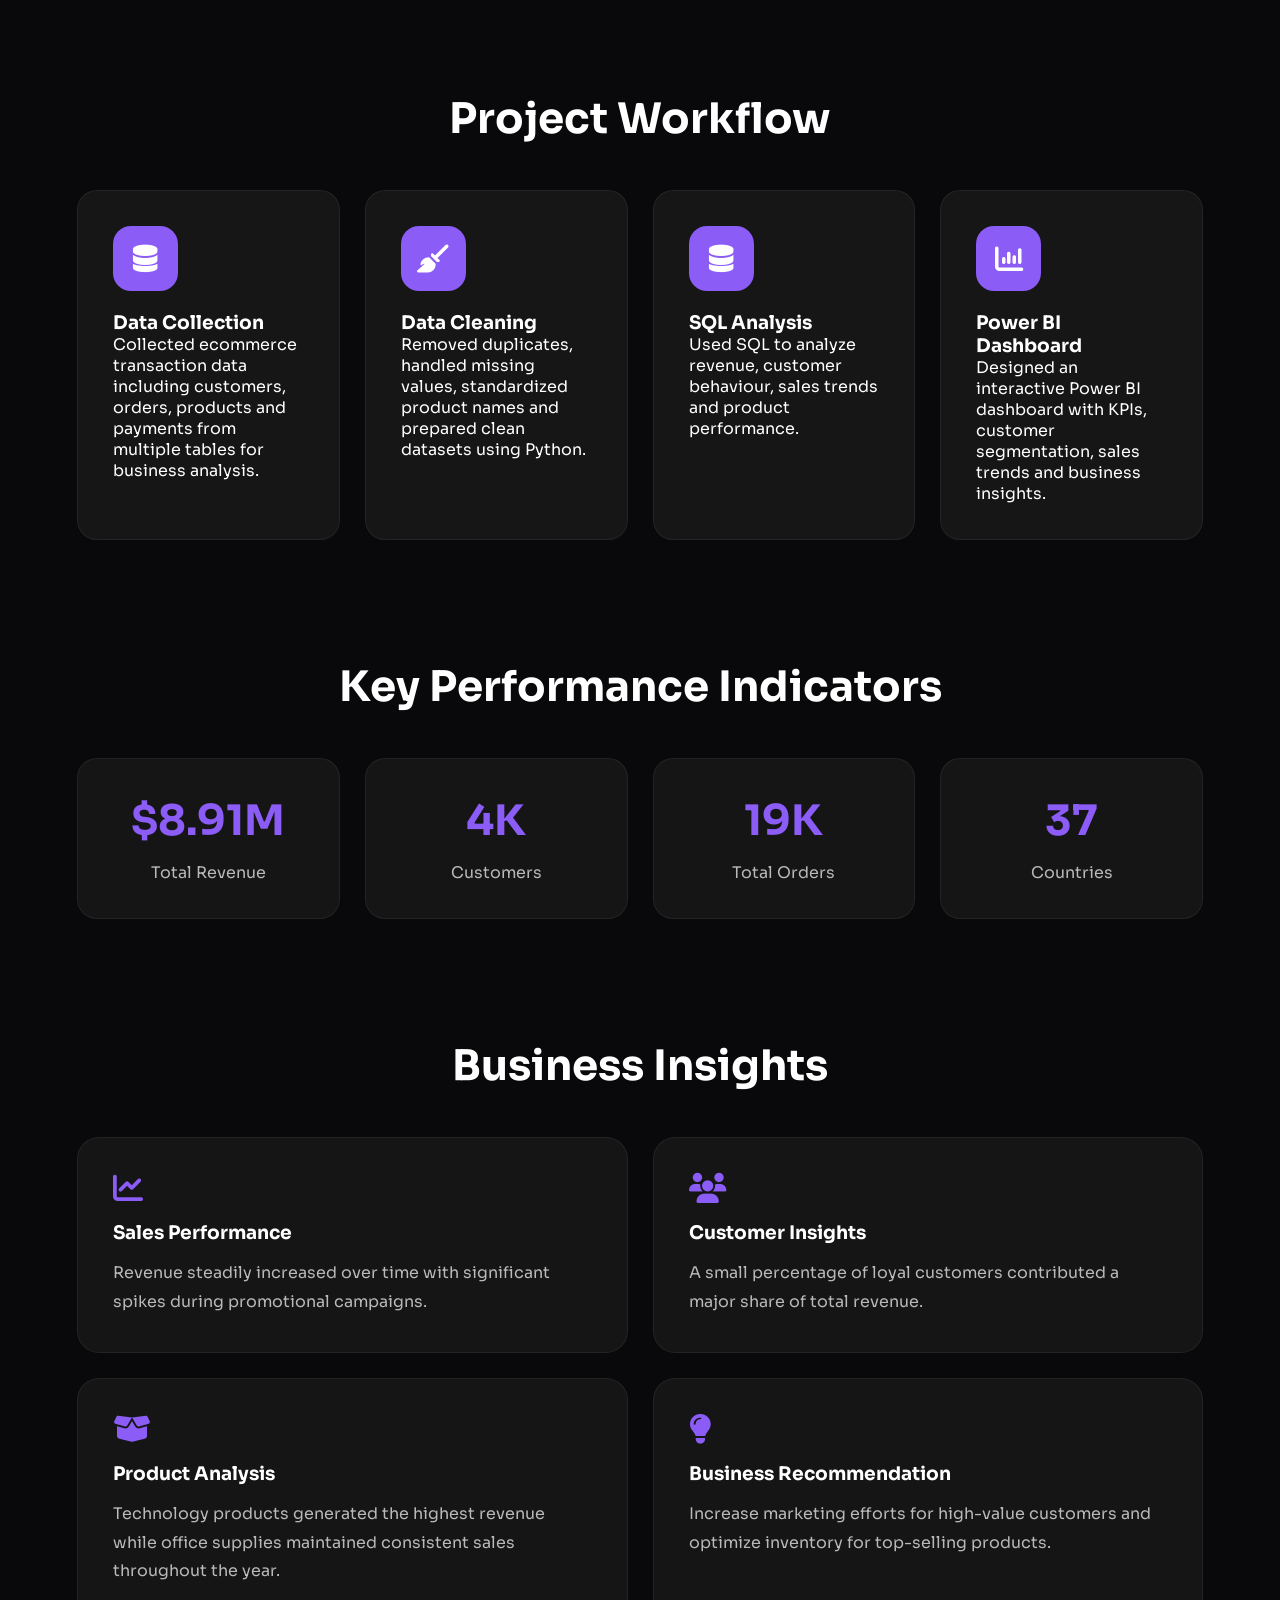
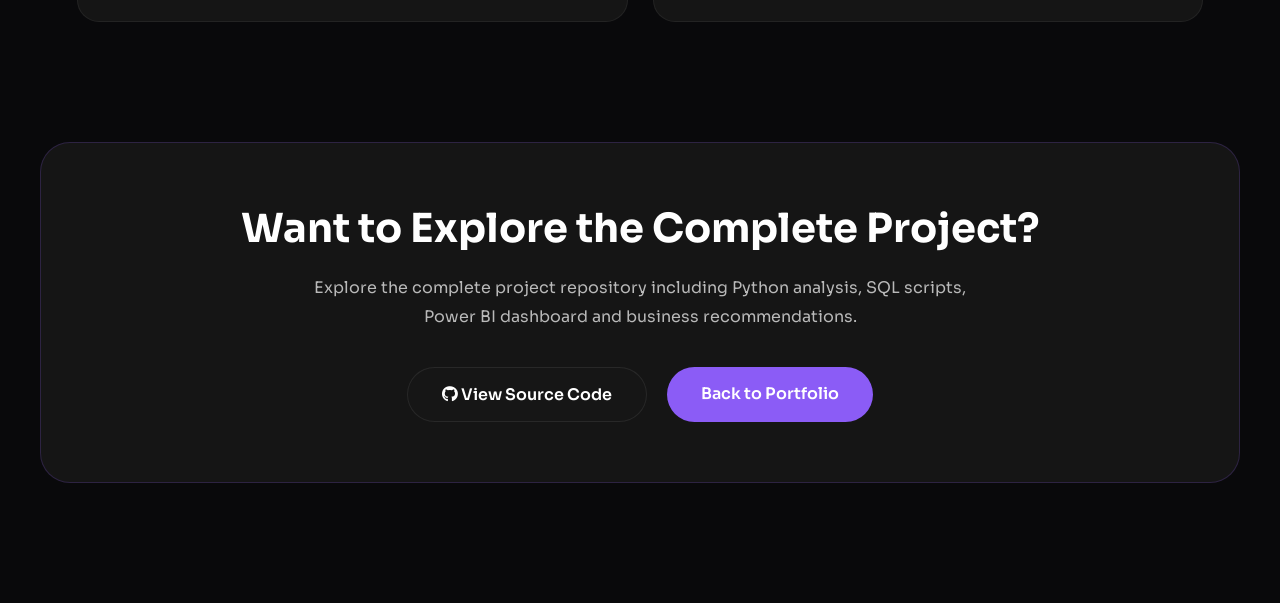
<file: projects/ecommerce.html>
<!DOCTYPE html>
<html lang="en">

<head>

    <meta charset="UTF-8">

    <meta name="viewport"
          content="width=device-width, initial-scale=1.0">

    <title>Ecommerce Customer Sales Insights | Abhijeet Roy</title>

    <link rel="stylesheet" href="../style.css">
    <link rel="stylesheet" href="../responsive.css">

    <!-- Google Font -->
    <link rel="preconnect" href="https://fonts.googleapis.com">

    <link rel="preconnect"
          href="https://fonts.gstatic.com"
          crossorigin>

    <link href="https://fonts.googleapis.com/css2?family=Sora:wght@300;400;500;600;700&display=swap"
          rel="stylesheet">

    <!-- Font Awesome -->

    <link rel="stylesheet"
          href="https://cdnjs.cloudflare.com/ajax/libs/font-awesome/6.5.2/css/all.min.css">

</head>

<body>

<!--============================
        PROJECT HERO
=============================-->

<section class="project-hero">

    <div class="back-btn">

        <a href="../index.html">

            <i class="fa-solid fa-arrow-left"></i>

            Back to Portfolio

        </a>

    </div>

    <div class="project-hero-content">

        <span class="project-label">

            Customer Analytics

        </span>

        <h1>

            Ecommerce Customer Sales Insights

        </h1>

        <p>

            An end-to-end ecommerce analytics project built using
            <strong>Python</strong>,
            <strong>SQL</strong> and
            <strong>Power BI</strong> to analyze customer behavior,
            sales performance, revenue trends and business KPIs.
            The project delivers interactive dashboards and actionable
            insights to support data-driven business decisions.


</p>

        </p>

        <div class="project-tech">

            <span>

                <i class="fa-brands fa-python"></i>

                Python

            </span>

            <span>

                <i class="fa-solid fa-database"></i>

                SQL

            </span>

            <span>

                <img src="../assets/icons/New_Power_BI_Logo.svg.webp"
                     alt="Power BI">

                Power BI

            </span>

        </div>

        <div class="project-links">

            <a href="https://github.com/atlassandx90/E-Commerce-Customer-Sales-Insights"
               target="_blank"
               class="github-btn">

                <i class="fa-brands fa-github"></i>

                Source Code

            </a>

            <a href=""
               class="live-btn">

                View Dashboard

            </a>

        </div>

    </div>

</section>





<!--============================
        DASHBOARD
=============================-->

<section
id="dashboard"
class="dashboard-preview">

<h2>

Executive Overview Dashboard

</h2>

<img src="../assets/images/projects/ecommerce-sales.png"
     alt="Walmart Dashboard">

<h2>

Product & Market Insights Dashboard

</h2>

<img src="../assets/images/projects/ecommerce-market.png"
     alt="Walmart Dashboard">

<h2>

Customer Segmentation Dashboard

</h2>

<img src="../assets/images/projects/ecommerce-segmentation.png"
     alt="Walmart Dashboard">

</section>





<!--============================
        OVERVIEW
=============================-->

<section class="project-overview">

<div class="overview-card">

<h3>

Business Problem

</h3>

<p>

Ecommerce businesses generate thousands of transactions every
day, making it difficult to identify purchasing patterns,
high-value customers and sales opportunities.

This project analyzes customer behavior, product performance,
regional sales and revenue trends to provide business insights
through interactive dashboards.

</p>

</div>

<div class="overview-card">

<h3>

Dataset

</h3>

<ul>

<li>Orders</li>

<li>Customers</li>

<li>Products</li>

<li>Categories</li>

<li>Regions</li>

<li>Payment Methods</li>

<li>Sales Revenue</li>

</ul>

</div>

</section>

<!--=================================
        PROJECT WORKFLOW
==================================-->

<section class="workflow">

    <h2>Project Workflow</h2>

    <div class="workflow-grid">

        <div class="workflow-card">

            <div class="workflow-icon">
                <i class="fa-solid fa-database"></i>
            </div>

            <h3>Data Collection</h3>

            <p>
                Collected ecommerce transaction data including customers,
                orders, products and payments from multiple tables for
                business analysis.
            </p>

        </div>

        <div class="workflow-card">

            <div class="workflow-icon">
                <i class="fa-solid fa-broom"></i>
            </div>

            <h3>Data Cleaning</h3>

            <p>
                Removed duplicates, handled missing values,
                standardized product names and prepared clean
                datasets using Python.
            
            </p>

        </div>

        <div class="workflow-card">

            <div class="workflow-icon">
                <i class="fa-solid fa-database"></i>
            </div>

            <h3>SQL Analysis</h3>

            <p>
                Used SQL to analyze revenue,
                customer behaviour,
                sales trends and product
                performance.
            </p>

        </div>

        <div class="workflow-card">

            <div class="workflow-icon">
                <i class="fa-solid fa-chart-column"></i>
            </div>

            <h3>Power BI Dashboard</h3>

            <p>
                Designed an interactive Power BI dashboard with
                KPIs, customer segmentation,
                sales trends and business insights.
            </p>

        </div>

    </div>

</section>



<!--=================================
            KPI SECTION
==================================-->

<section class="project-kpi">

    <h2>Key Performance Indicators</h2>

    <div class="kpi-grid">

        <div class="kpi-card">

            <h3>$8.91M</h3>

            <p>Total Revenue</p>

        </div>

        <div class="kpi-card">

            <h3>4K</h3>

            <p>Customers</p>

        </div>

        <div class="kpi-card">

            <h3>19K</h3>

            <p>Total Orders</p>

        </div>

        <div class="kpi-card">

            <h3>37</h3>

            <p>Countries</p>

        </div>

    </div>

</section>



<!--=================================
        BUSINESS INSIGHTS
==================================-->

<section class="insights">

    <h2>Business Insights</h2>

    <div class="insights-grid">

        <div class="insight-card">

           <i class="fa-solid fa-chart-line"></i>

            <h3>Sales Performance</h3>

            <p>
                Revenue steadily increased over time with significant spikes during promotional campaigns.
            </p>

        </div>

        <div class="insight-card">

            <i class="fa-solid fa-users"></i>

            <h3>Customer Insights</h3>

            <p>
                A small percentage of loyal customers contributed a major share of total revenue.
            </p>

        </div>

        <div class="insight-card">

            <i class="fa-solid fa-box-open"></i>

            <h3>Product Analysis</h3>

            <p>
                Technology products generated the highest revenue
                while office supplies maintained consistent
                sales throughout the year.
            </p>

        </div>

        <div class="insight-card">

            <i class="fa-solid fa-lightbulb"></i>

            <h3>Business Recommendation</h3>

            <p>
                Increase marketing efforts for high-value customers and optimize inventory for top-selling products.
            </p>

        </div>

    </div>

</section>



<!--=================================
            FINAL CTA
==================================-->

<section class="project-cta">

    <h2>Want to Explore the Complete Project?</h2>

    <p>

        Explore the complete project repository including
        Python analysis, SQL scripts, Power BI dashboard
        and business recommendations.

    </p>

    <div class="project-links">

        <a href="https://github.com/atlassandx90/E-Commerce-Customer-Sales-Insights"
           target="_blank"
           class="github-btn">

            <i class="fa-brands fa-github"></i>

            View Source Code

        </a>

        <a href="../index.html"
           class="live-btn">

            Back to Portfolio

        </a>

    </div>

</section>

</body>

</html>
</file>
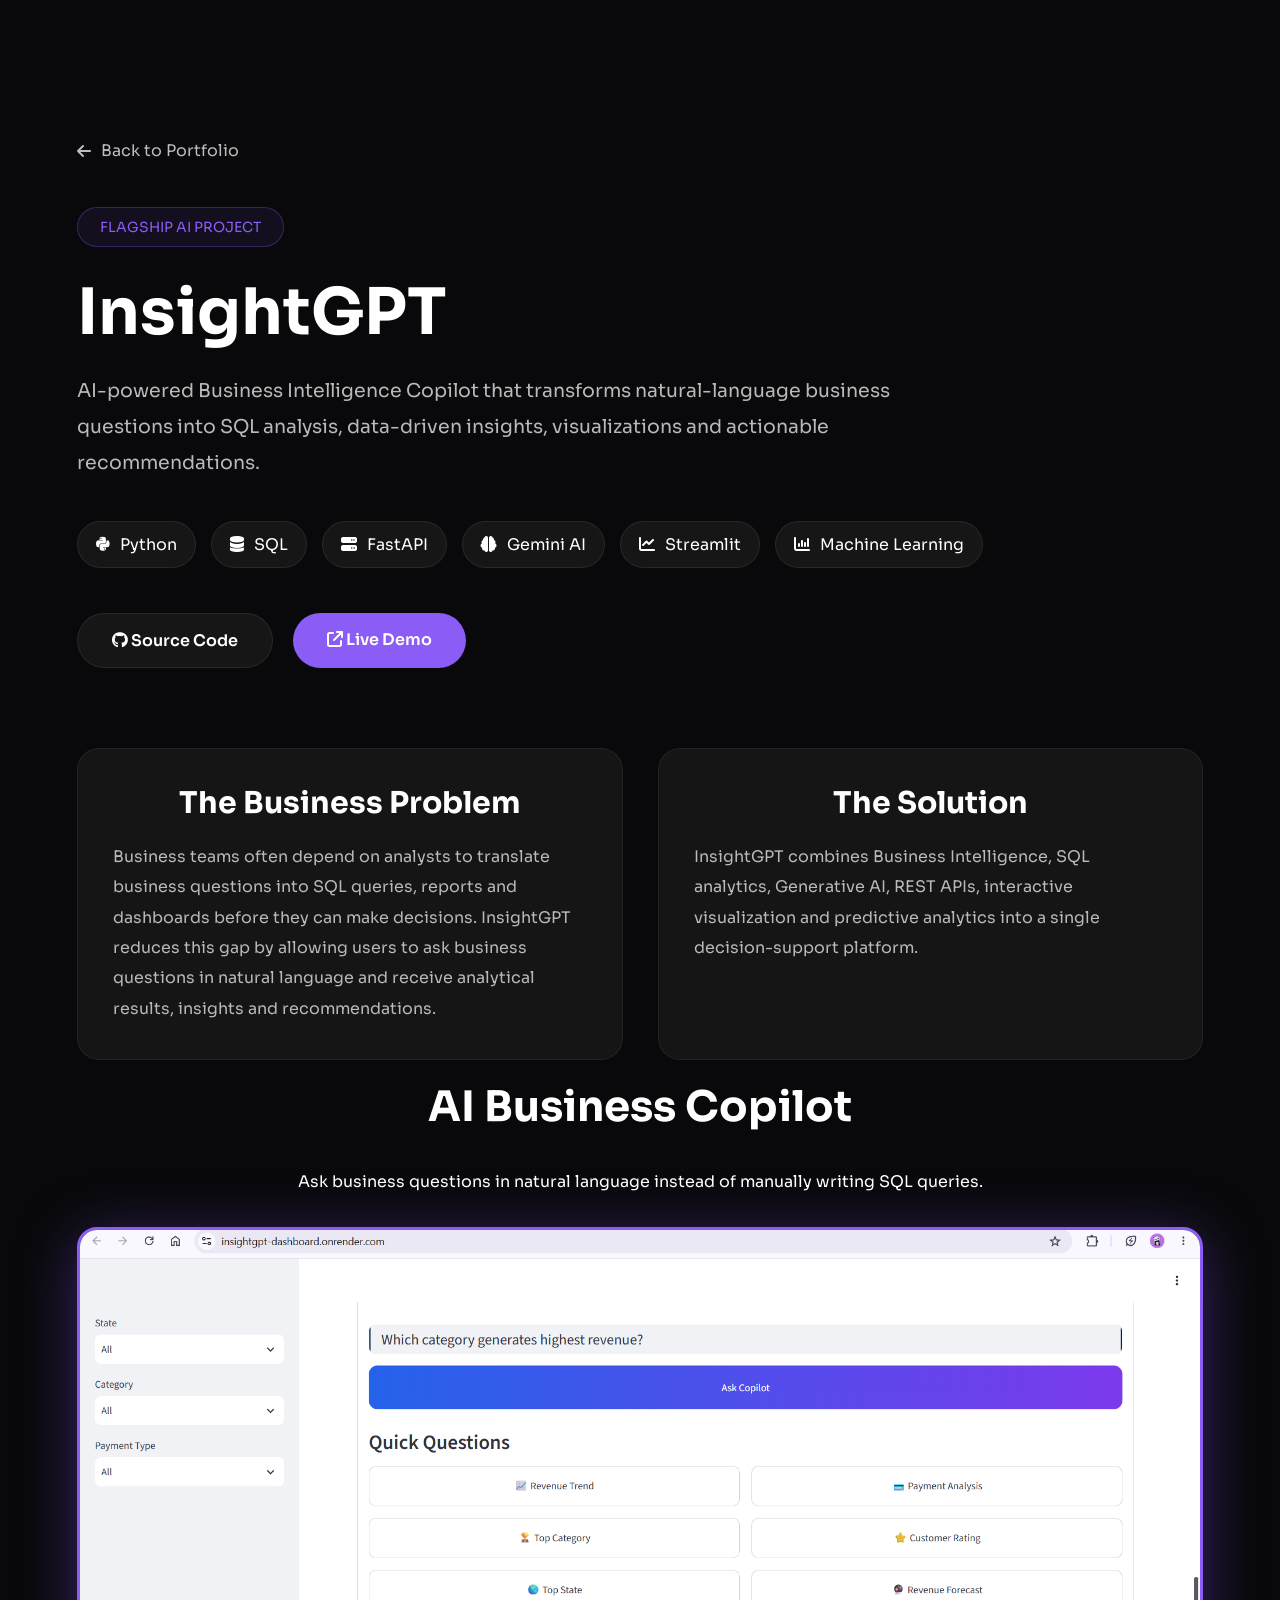
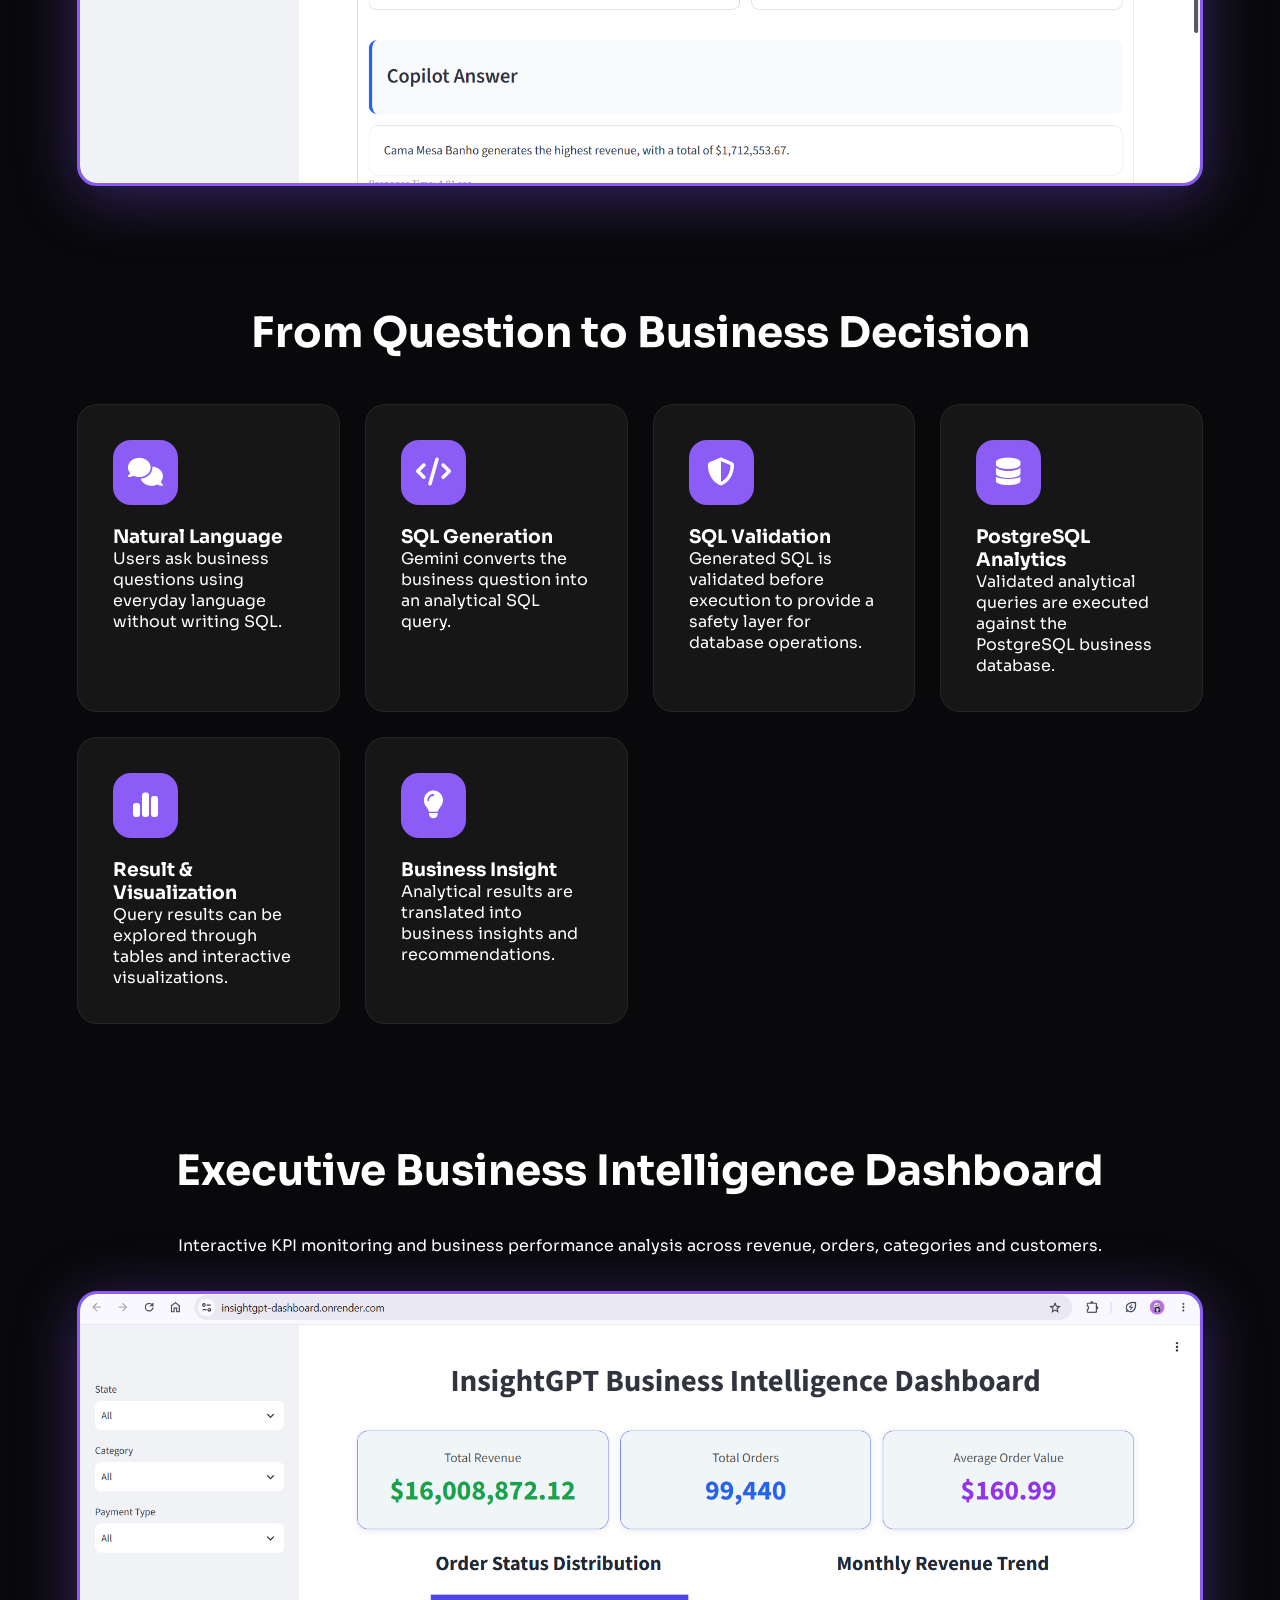
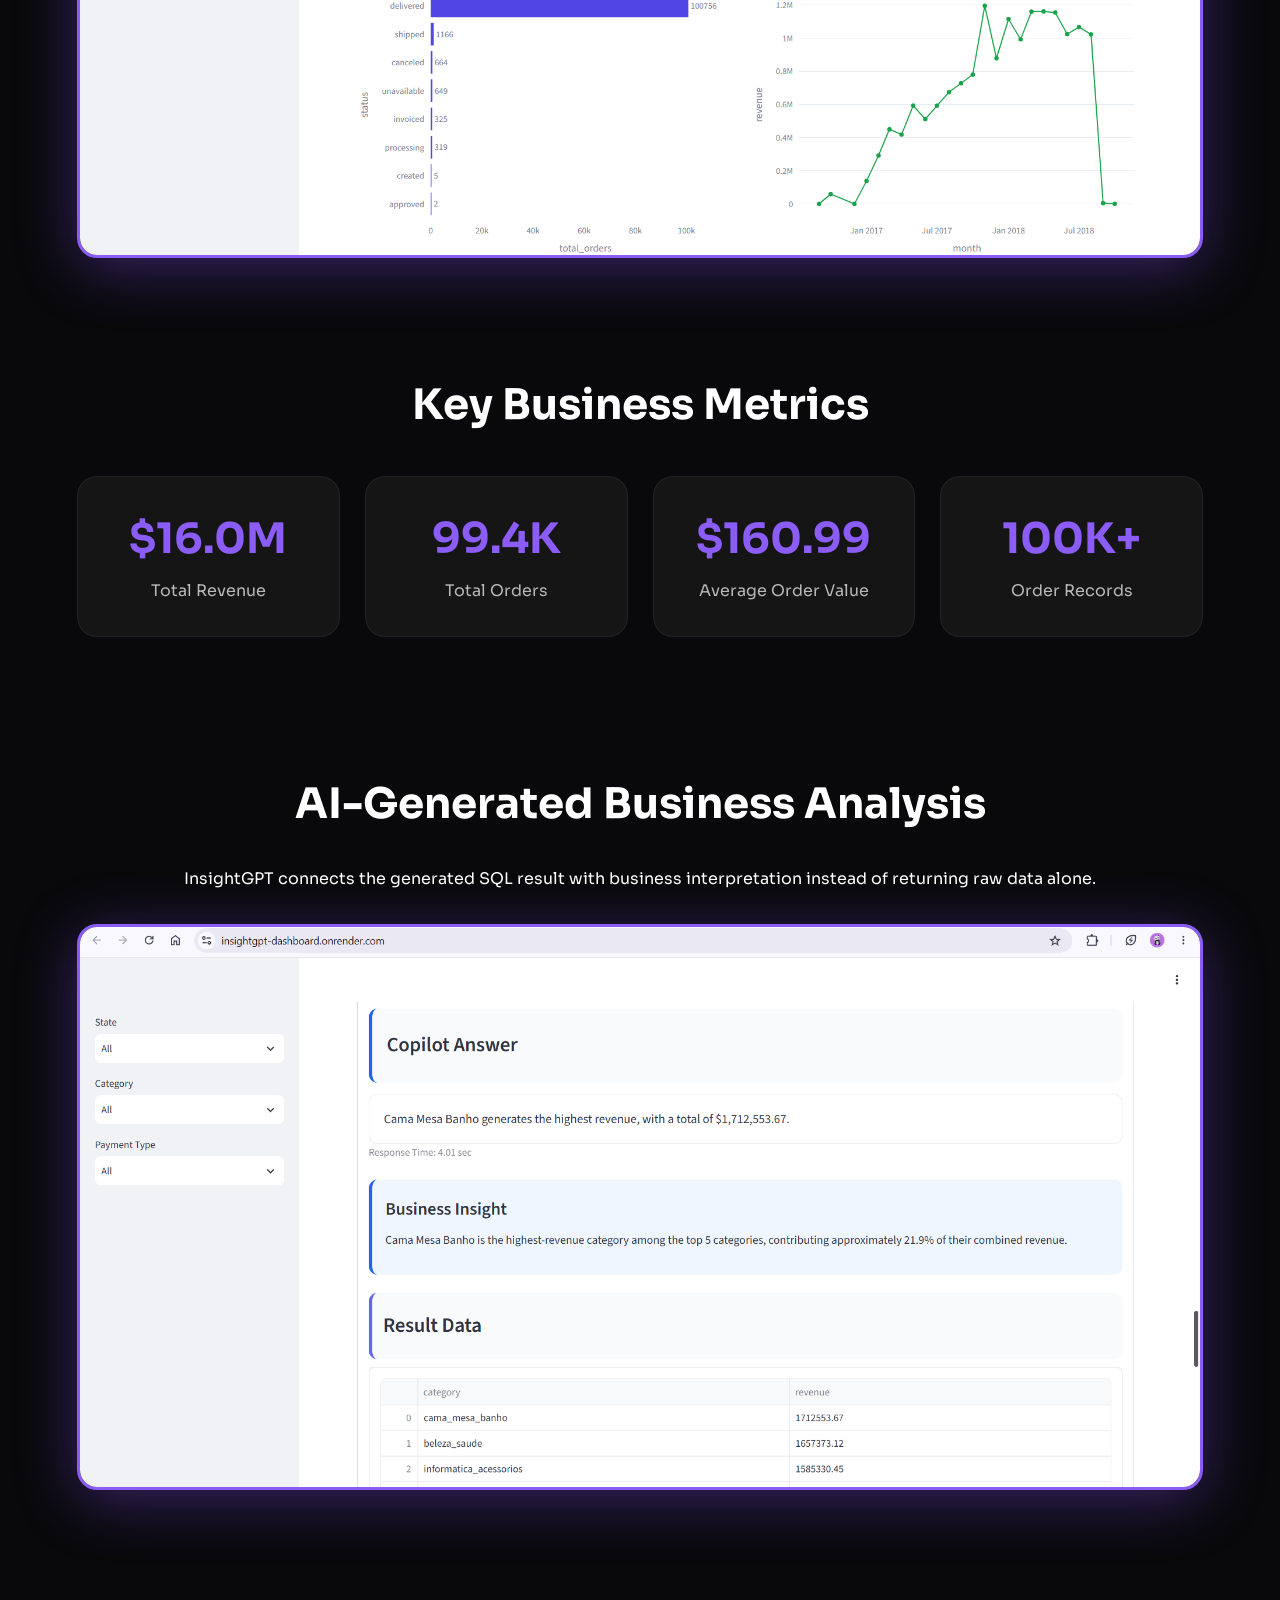
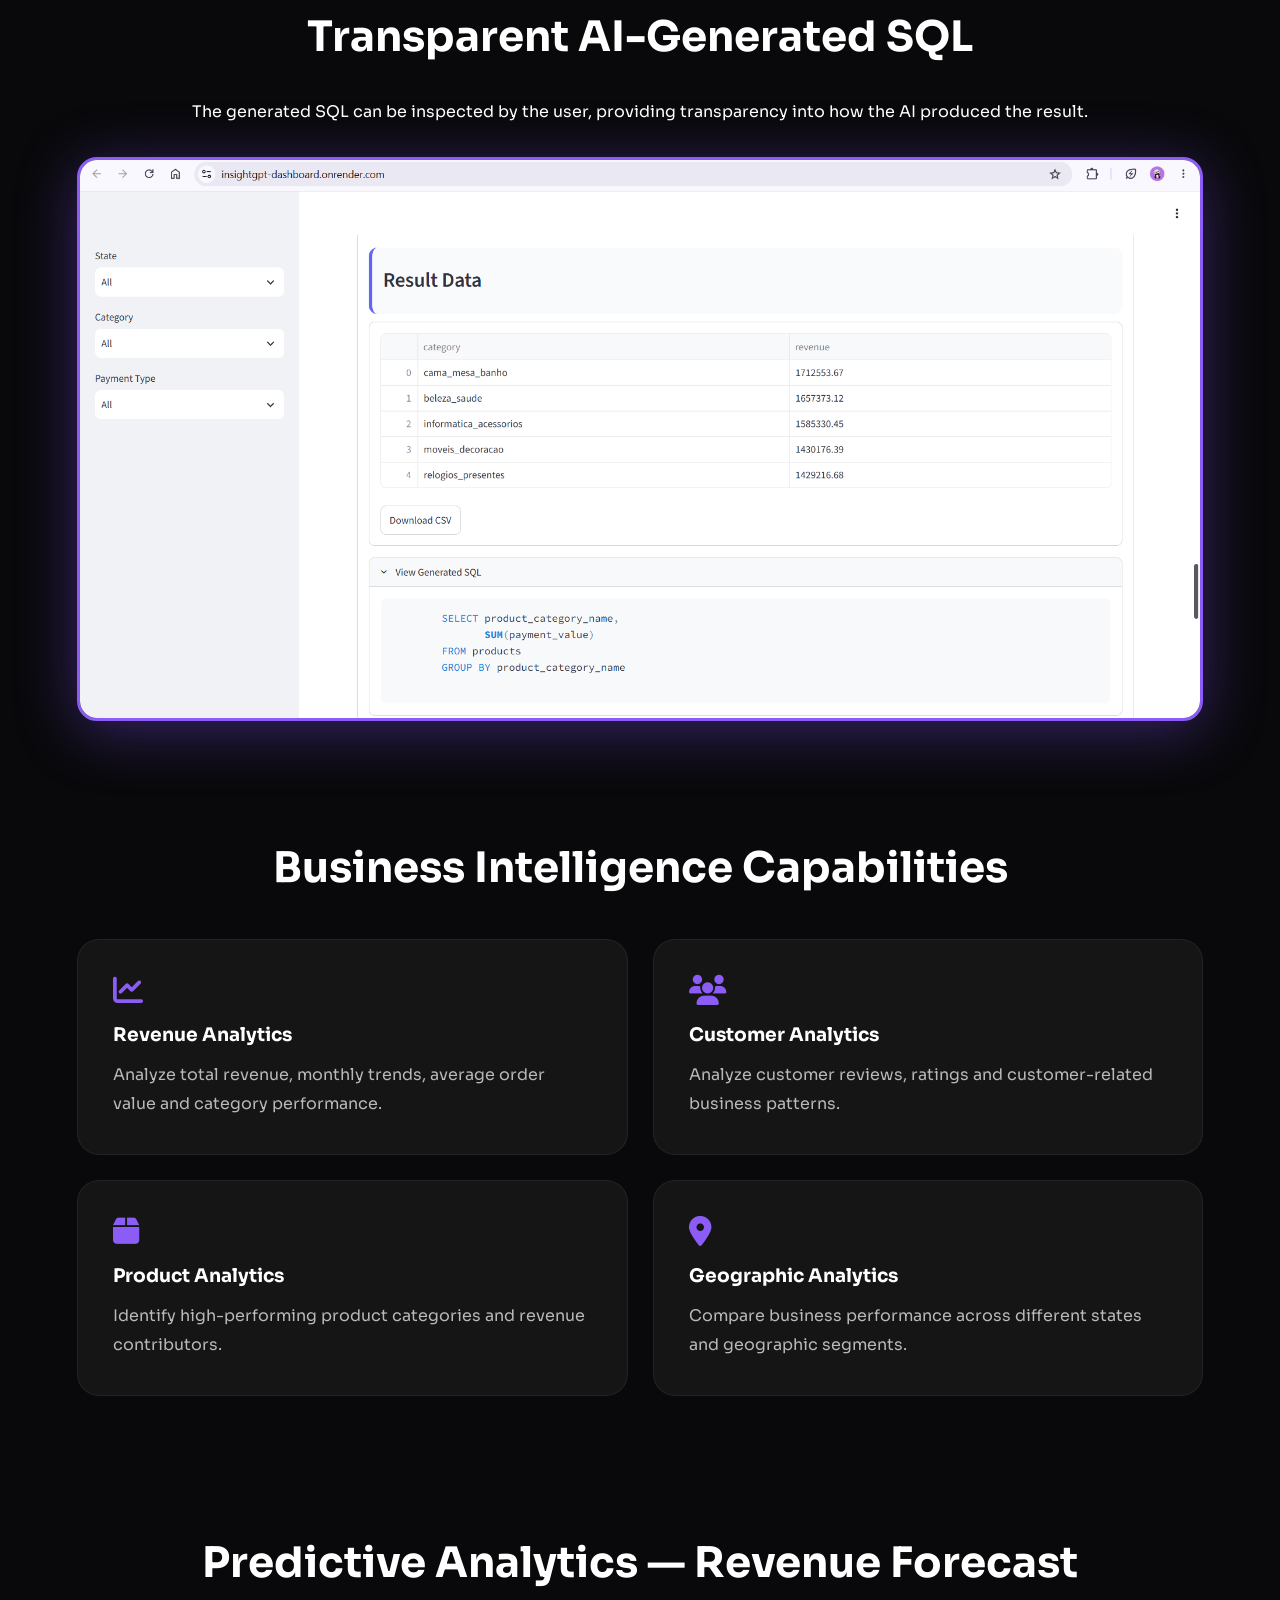
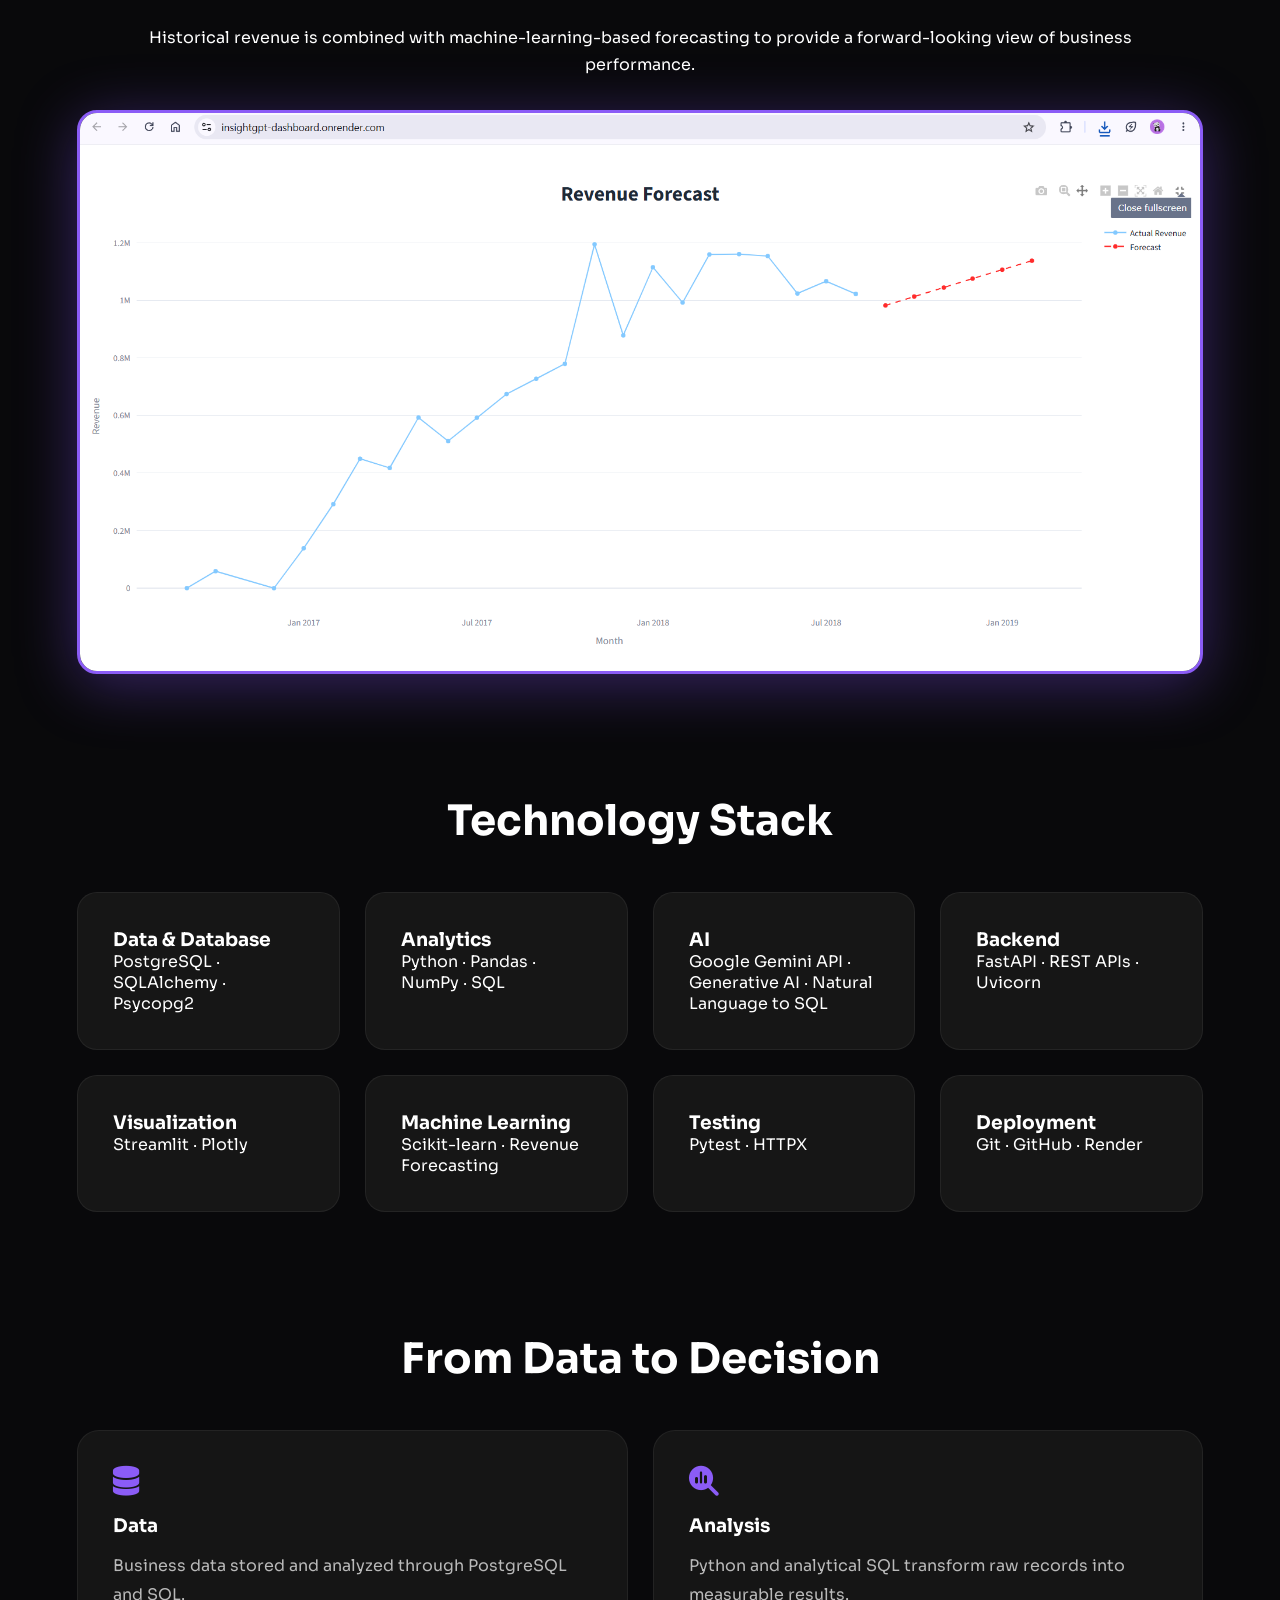
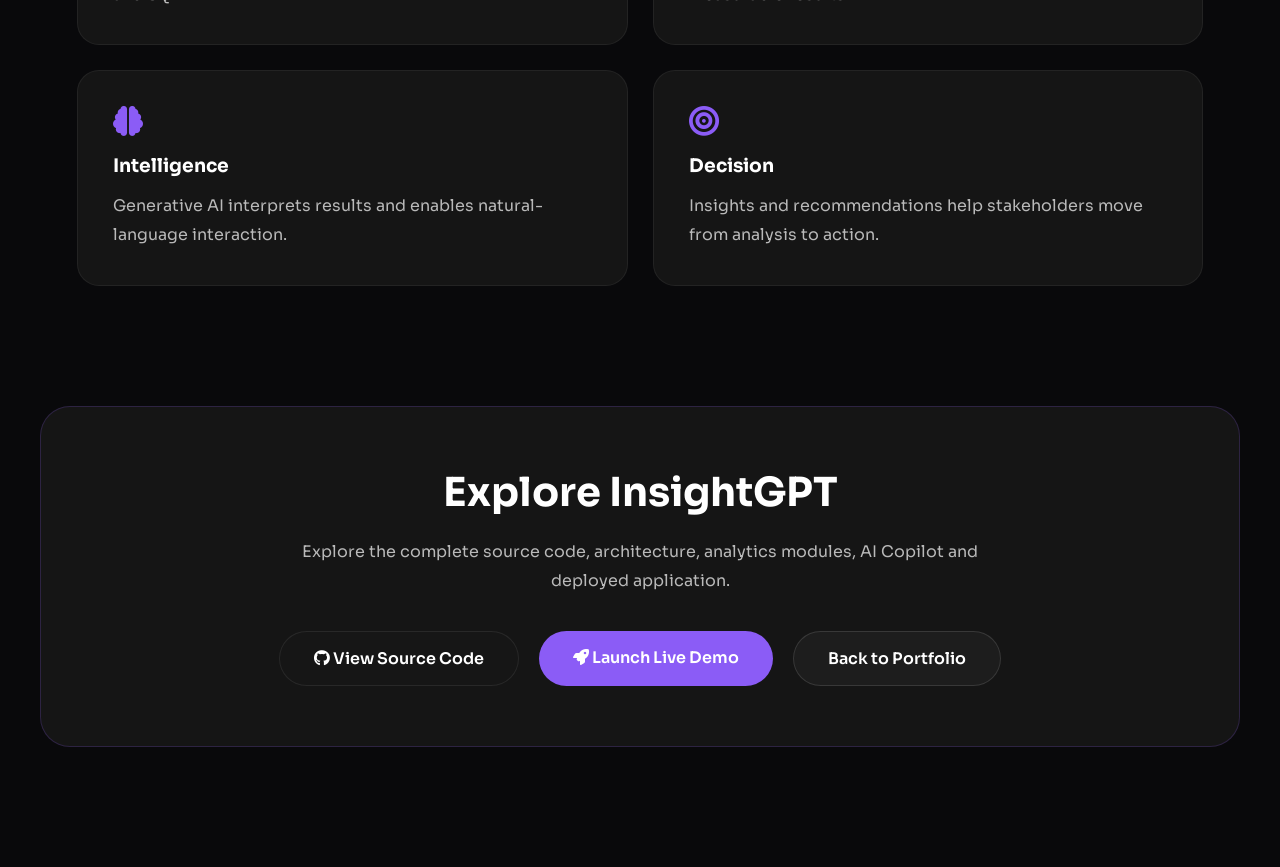
<file: projects/insightgpt.html>
<!DOCTYPE html>
<html lang="en">

<head>

    <meta charset="UTF-8">

    <meta name="viewport"
          content="width=device-width, initial-scale=1.0">

    <title>InsightGPT | AI Business Intelligence Copilot | Abhijeet Roy</title>

    <link rel="stylesheet" href="../style.css">
    <link rel="stylesheet" href="../responsive.css">
    <link rel="stylesheet" href="../project-css/insightgpt.css">

    <!-- Google Font -->
    <link rel="preconnect" href="https://fonts.googleapis.com">

    <link rel="preconnect"
          href="https://fonts.gstatic.com"
          crossorigin>

    <link href="https://fonts.googleapis.com/css2?family=Sora:wght@300;400;500;600;700&display=swap"
          rel="stylesheet">

    <!-- Font Awesome -->
    <link rel="stylesheet"
          href="https://cdnjs.cloudflare.com/ajax/libs/font-awesome/6.5.2/css/all.min.css">

</head>

<body>

<!--==================================================
                    PROJECT HERO
===================================================-->

<section class="project-hero">

    <div class="back-btn">

        <a href="../index.html">

            <i class="fa-solid fa-arrow-left"></i>

            Back to Portfolio

        </a>

    </div>


    <div class="project-hero-content">

        <span class="project-label">

            FLAGSHIP AI PROJECT

        </span>


        <h1>

            InsightGPT

        </h1>


        <p>

            AI-powered Business Intelligence Copilot that transforms
            natural-language business questions into SQL analysis,
            data-driven insights, visualizations and actionable
            recommendations.

        </p>


        <div class="project-tech">

            <span>
                <i class="fa-brands fa-python"></i>
                Python
            </span>

            <span>
                <i class="fa-solid fa-database"></i>
                SQL
            </span>

            <span>
                <i class="fa-solid fa-server"></i>
                FastAPI
            </span>

            <span>
                <i class="fa-solid fa-brain"></i>
                Gemini AI
            </span>

            <span>
                <i class="fa-solid fa-chart-line"></i>
                Streamlit
            </span>

            <span>
                <i class="fa-solid fa-chart-column"></i>
                Machine Learning
            </span>

        </div>


        <div class="project-links">

            <a href="https://github.com/atlassandx90/InsightGPT-AI-Business-Intelligence-Copilot"
               target="_blank"
               class="github-btn">

                <i class="fa-brands fa-github"></i>

                Source Code

            </a>


            <a href="https://insightgpt-dashboard.onrender.com"
               target="_blank"
               class="live-btn">

                <i class="fa-solid fa-arrow-up-right-from-square"></i>

                Live Demo

            </a>

        </div>

    </div>

</section>


<!--==================================================
                PROJECT INTRODUCTION
===================================================-->

<section class="project-overview">

    <div class="overview-card">

        <h3>

            The Business Problem

        </h3>

        <p>

            Business teams often depend on analysts to translate
            business questions into SQL queries, reports and
            dashboards before they can make decisions.

            InsightGPT reduces this gap by allowing users to ask
            business questions in natural language and receive
            analytical results, insights and recommendations.

        </p>

    </div>


    <div class="overview-card">

        <h3>

            The Solution

        </h3>

        <p>

            InsightGPT combines Business Intelligence, SQL analytics,
            Generative AI, REST APIs, interactive visualization and
            predictive analytics into a single decision-support platform.

        </p>

    </div>

</section>


<!--==================================================
                    AI COPILOT
===================================================-->

<section class="dashboard-preview">

    <h2>

        AI Business Copilot

    </h2>

    <p>

        Ask business questions in natural language instead of
        manually writing SQL queries.

    </p>


    <img src="../assets/images/projects/quick-questions.png"
         alt="InsightGPT AI Business Copilot">

</section>


<!--==================================================
                    AI WORKFLOW
===================================================-->

<section class="workflow">

    <h2>

        From Question to Business Decision

    </h2>


    <div class="workflow-grid">

        <div class="workflow-card">

            <div class="workflow-icon">

                <i class="fa-solid fa-comments"></i>

            </div>

            <h3>

                Natural Language

            </h3>

            <p>

                Users ask business questions using everyday
                language without writing SQL.

            </p>

        </div>


        <div class="workflow-card">

            <div class="workflow-icon">

                <i class="fa-solid fa-code"></i>

            </div>

            <h3>

                SQL Generation

            </h3>

            <p>

                Gemini converts the business question into
                an analytical SQL query.

            </p>

        </div>


        <div class="workflow-card">

            <div class="workflow-icon">

                <i class="fa-solid fa-shield-halved"></i>

            </div>

            <h3>

                SQL Validation

            </h3>

            <p>

                Generated SQL is validated before execution
                to provide a safety layer for database operations.

            </p>

        </div>


        <div class="workflow-card">

            <div class="workflow-icon">

                <i class="fa-solid fa-database"></i>

            </div>

            <h3>

                PostgreSQL Analytics

            </h3>

            <p>

                Validated analytical queries are executed
                against the PostgreSQL business database.

            </p>

        </div>


        <div class="workflow-card">

            <div class="workflow-icon">

                <i class="fa-solid fa-chart-simple"></i>

            </div>

            <h3>

                Result & Visualization

            </h3>

            <p>

                Query results can be explored through tables
                and interactive visualizations.

            </p>

        </div>


        <div class="workflow-card">

            <div class="workflow-icon">

                <i class="fa-solid fa-lightbulb"></i>

            </div>

            <h3>

                Business Insight

            </h3>

            <p>

                Analytical results are translated into
                business insights and recommendations.

            </p>

        </div>

    </div>

</section>


<!--==================================================
                EXECUTIVE DASHBOARD
===================================================-->

<section class="dashboard-preview">

    <h2>

        Executive Business Intelligence Dashboard

    </h2>

    <p>

        Interactive KPI monitoring and business performance
        analysis across revenue, orders, categories and customers.

    </p>


    <img src="../assets/images/projects/main-dashboard.png"
         alt="InsightGPT Business Intelligence Dashboard">

</section>


<!--==================================================
                    KPI SECTION
===================================================-->

<section class="project-kpi">

    <h2>

        Key Business Metrics

    </h2>


    <div class="kpi-grid">

        <div class="kpi-card">

            <h3>

                $16.0M

            </h3>

            <p>

                Total Revenue

            </p>

        </div>


        <div class="kpi-card">

            <h3>

                99.4K

            </h3>

            <p>

                Total Orders

            </p>

        </div>


        <div class="kpi-card">

            <h3>

                $160.99

            </h3>

            <p>

                Average Order Value

            </p>

        </div>


        <div class="kpi-card">

            <h3>

                100K+

            </h3>

            <p>

                Order Records

            </p>

        </div>

    </div>

</section>


<!--==================================================
                AI ANALYSIS RESULTS
===================================================-->

<section class="dashboard-preview">

    <h2>

        AI-Generated Business Analysis

    </h2>

    <p>

        InsightGPT connects the generated SQL result with
        business interpretation instead of returning raw data alone.

    </p>


    <img src="../assets/images/projects/answer-result.png"
         alt="InsightGPT AI generated business insight and result">

</section>


<!--==================================================
                SQL TRANSPARENCY
===================================================-->

<section class="dashboard-preview">

    <h2>

        Transparent AI-Generated SQL

    </h2>

    <p>

        The generated SQL can be inspected by the user,
        providing transparency into how the AI produced the result.

    </p>


    <img src="../assets/images/projects/generated-sql.png"
         alt="InsightGPT generated SQL query">

</section>


<!--==================================================
                BUSINESS INSIGHTS
===================================================-->

<section class="insights">

    <h2>

        Business Intelligence Capabilities

    </h2>


    <div class="insights-grid">

        <div class="insight-card">

            <i class="fa-solid fa-chart-line"></i>

            <h3>

                Revenue Analytics

            </h3>

            <p>

                Analyze total revenue, monthly trends,
                average order value and category performance.

            </p>

        </div>


        <div class="insight-card">

            <i class="fa-solid fa-users"></i>

            <h3>

                Customer Analytics

            </h3>

            <p>

                Analyze customer reviews, ratings and
                customer-related business patterns.

            </p>

        </div>


        <div class="insight-card">

            <i class="fa-solid fa-box"></i>

            <h3>

                Product Analytics

            </h3>

            <p>

                Identify high-performing product categories
                and revenue contributors.

            </p>

        </div>


        <div class="insight-card">

            <i class="fa-solid fa-location-dot"></i>

            <h3>

                Geographic Analytics

            </h3>

            <p>

                Compare business performance across
                different states and geographic segments.

            </p>

        </div>

    </div>

</section>


<!--==================================================
                REVENUE FORECAST
===================================================-->

<section class="dashboard-preview">

    <h2>

        Predictive Analytics — Revenue Forecast

    </h2>

    <p>

        Historical revenue is combined with machine-learning-based
        forecasting to provide a forward-looking view of business performance.

    </p>


    <img src="../assets/images/projects/revenue-forecast.png"
         alt="InsightGPT revenue forecast">

</section>


<!--==================================================
                TECHNOLOGY STACK
===================================================-->

<section class="workflow">

    <h2>

        Technology Stack

    </h2>


    <div class="workflow-grid">

        <div class="workflow-card">

            <h3>Data & Database</h3>

            <p>

                PostgreSQL · SQLAlchemy · Psycopg2

            </p>

        </div>


        <div class="workflow-card">

            <h3>Analytics</h3>

            <p>

                Python · Pandas · NumPy · SQL

            </p>

        </div>


        <div class="workflow-card">

            <h3>AI</h3>

            <p>

                Google Gemini API · Generative AI ·
                Natural Language to SQL

            </p>

        </div>


        <div class="workflow-card">

            <h3>Backend</h3>

            <p>

                FastAPI · REST APIs · Uvicorn

            </p>

        </div>


        <div class="workflow-card">

            <h3>Visualization</h3>

            <p>

                Streamlit · Plotly

            </p>

        </div>


        <div class="workflow-card">

            <h3>Machine Learning</h3>

            <p>

                Scikit-learn · Revenue Forecasting

            </p>

        </div>


        <div class="workflow-card">

            <h3>Testing</h3>

            <p>

                Pytest · HTTPX

            </p>

        </div>


        <div class="workflow-card">

            <h3>Deployment</h3>

            <p>

                Git · GitHub · Render

            </p>

        </div>

    </div>

</section>


<!--==================================================
                    PROJECT VALUE
===================================================-->

<section class="insights">

    <h2>

        From Data to Decision

    </h2>


    <div class="insights-grid">

        <div class="insight-card">

            <i class="fa-solid fa-database"></i>

            <h3>

                Data

            </h3>

            <p>

                Business data stored and analyzed
                through PostgreSQL and SQL.

            </p>

        </div>


        <div class="insight-card">

            <i class="fa-solid fa-magnifying-glass-chart"></i>

            <h3>

                Analysis

            </h3>

            <p>

                Python and analytical SQL transform
                raw records into measurable results.

            </p>

        </div>


        <div class="insight-card">

            <i class="fa-solid fa-brain"></i>

            <h3>

                Intelligence

            </h3>

            <p>

                Generative AI interprets results and
                enables natural-language interaction.

            </p>

        </div>


        <div class="insight-card">

            <i class="fa-solid fa-bullseye"></i>

            <h3>

                Decision

            </h3>

            <p>

                Insights and recommendations help
                stakeholders move from analysis to action.

            </p>

        </div>

    </div>

</section>


<!--==================================================
                    FINAL CTA
===================================================-->

<section class="project-cta">

    <h2>

        Explore InsightGPT

    </h2>


    <p>

        Explore the complete source code, architecture,
        analytics modules, AI Copilot and deployed application.

    </p>


    <div class="project-links">

        <a href="https://github.com/atlassandx90/InsightGPT-AI-Business-Intelligence-Copilot"
           target="_blank"
           class="github-btn">

            <i class="fa-brands fa-github"></i>

            View Source Code

        </a>


        <a href="https://insightgpt-dashboard.onrender.com"
           target="_blank"
           class="live-btn">

            <i class="fa-solid fa-rocket"></i>

            Launch Live Demo

        </a>


        <a href="../index.html"
           class="secondary-btn">

            Back to Portfolio

        </a>

    </div>

</section>


</body>

</html>
</file>
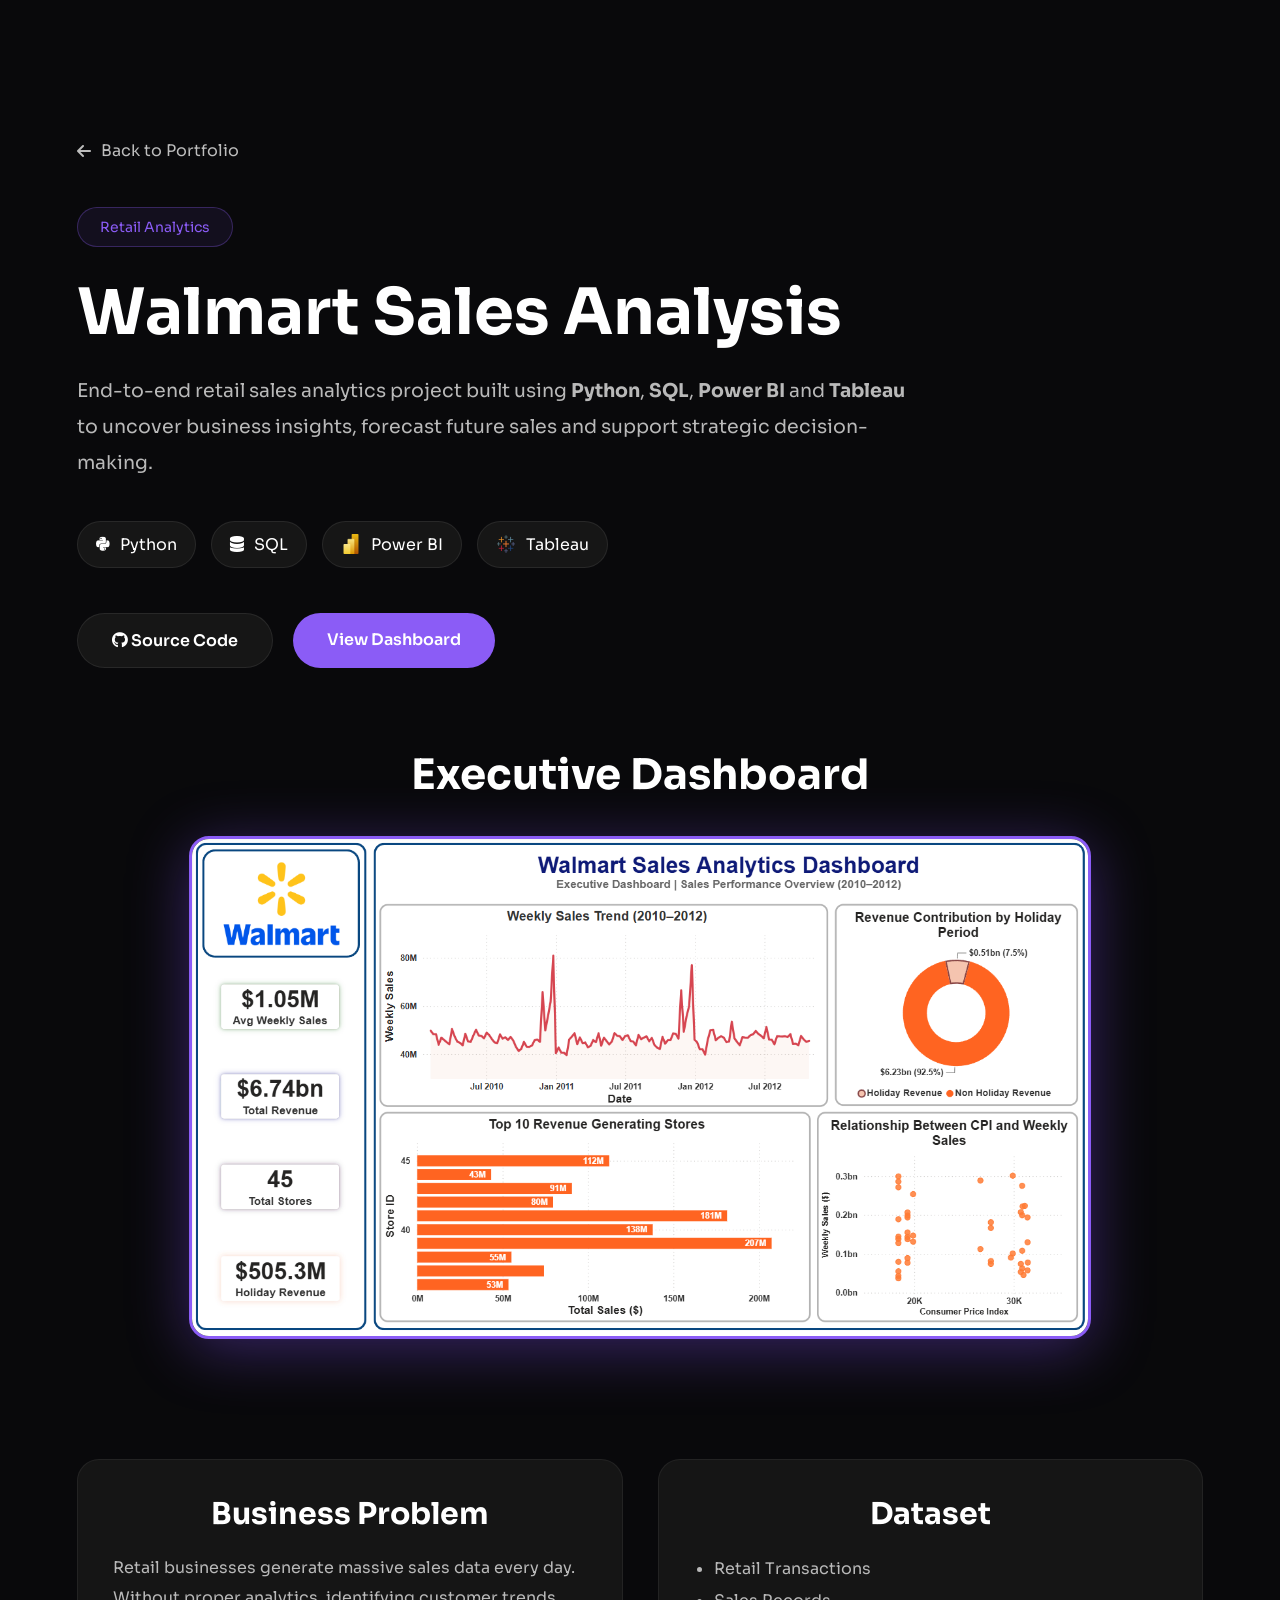
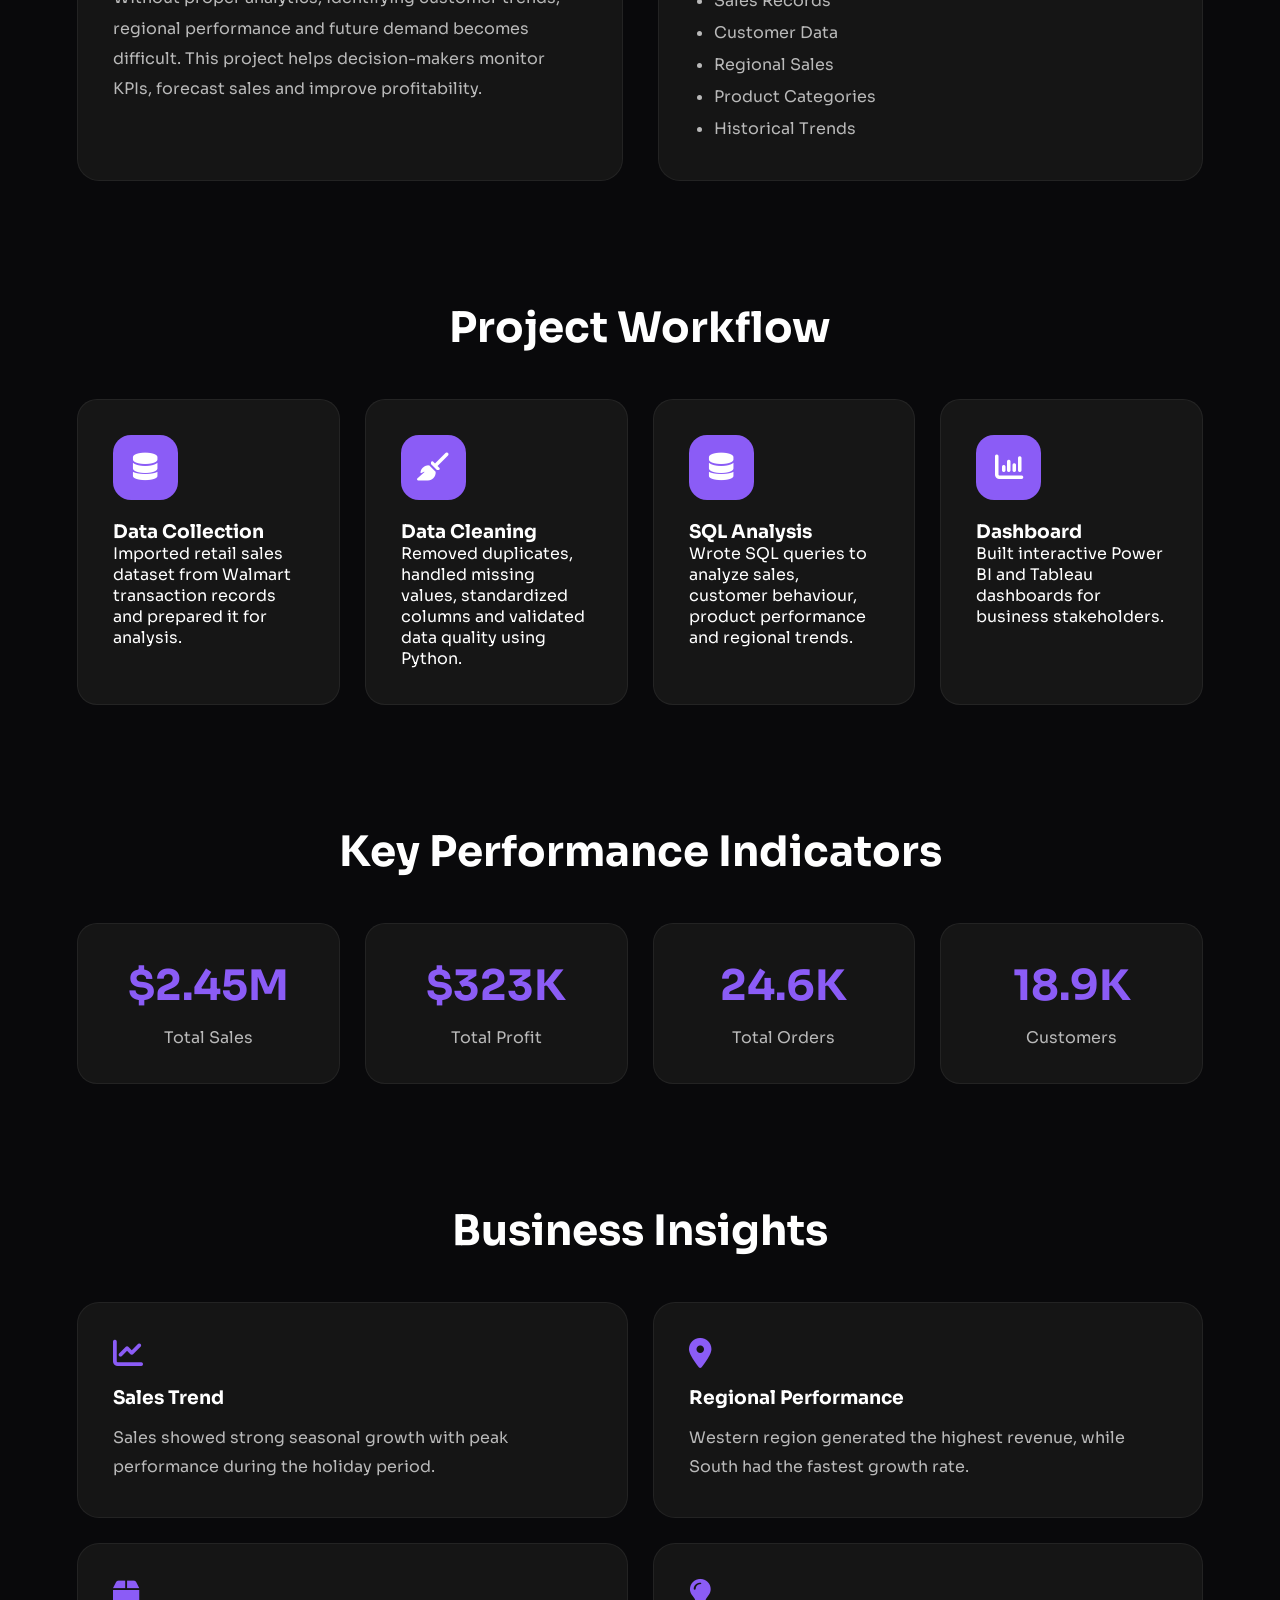
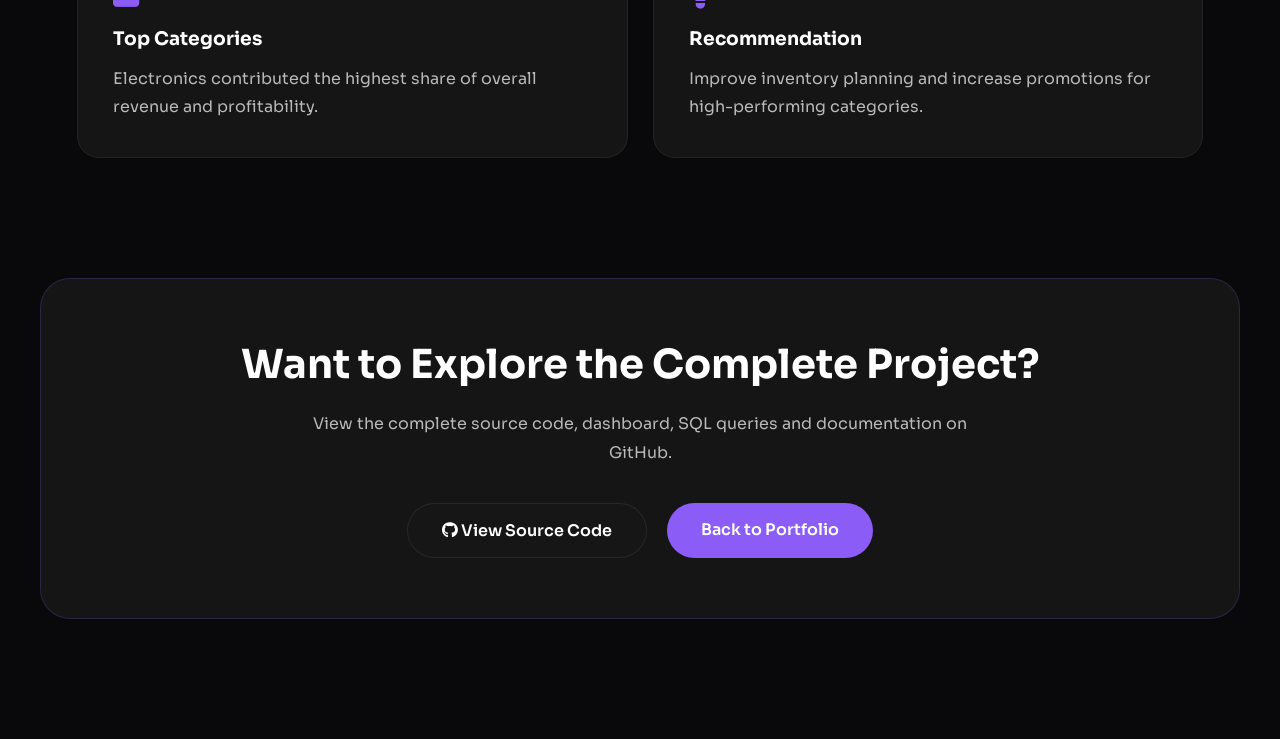
<file: projects/walmart.html>
<!DOCTYPE html>
<html lang="en">

<head>

    <meta charset="UTF-8">

    <meta name="viewport"
          content="width=device-width, initial-scale=1.0">

    <title>Walmart Sales Analysis | Abhijeet Raj</title>

    <link rel="stylesheet" href="../style.css">
    <link rel="stylesheet" href="../responsive.css">

    <!-- Google Font -->
    <link rel="preconnect" href="https://fonts.googleapis.com">

    <link rel="preconnect"
          href="https://fonts.gstatic.com"
          crossorigin>

    <link href="https://fonts.googleapis.com/css2?family=Sora:wght@300;400;500;600;700&display=swap"
          rel="stylesheet">

    <!-- Font Awesome -->

    <link rel="stylesheet"
          href="https://cdnjs.cloudflare.com/ajax/libs/font-awesome/6.5.2/css/all.min.css">

</head>

<body>

<!--============================
        PROJECT HERO
=============================-->

<section class="project-hero">

    <div class="back-btn">

        <a href="../index.html">

            <i class="fa-solid fa-arrow-left"></i>

            Back to Portfolio

        </a>

    </div>

    <div class="project-hero-content">

        <span class="project-label">

            Retail Analytics

        </span>

        <h1>

            Walmart Sales Analysis

        </h1>

        <p>

            End-to-end retail sales analytics project built using
            <strong>Python</strong>,
            <strong>SQL</strong>,
            <strong>Power BI</strong>
            and
            <strong>Tableau</strong>
            to uncover business insights,
            forecast future sales and support strategic decision-making.

        </p>

        <div class="project-tech">

            <span>

                <i class="fa-brands fa-python"></i>

                Python

            </span>

            <span>

                <i class="fa-solid fa-database"></i>

                SQL

            </span>

            <span>

                <img src="../assets/icons/New_Power_BI_Logo.svg.webp"
                     alt="Power BI">

                Power BI

            </span>

            <span>

                <img src="../assets/icons/tableau.png"
                     alt="Tableau">

                Tableau

            </span>

        </div>

        <div class="project-links">

            <a href="https://github.com/atlassandx90/Walmart-Sales-Analysis"
               target="_blank"
               class="github-btn">

                <i class="fa-brands fa-github"></i>

                Source Code

            </a>

            <a href="https://app.powerbi.com/links/HDExGNA4ls?ctid=183b2c55-8a14-49e7-ab8a-130ce4f94964&pbi_source=linkShare"
               class="live-btn">

                View Dashboard

            </a>

        </div>

    </div>

</section>





<!--============================
        DASHBOARD
=============================-->

<section
id="dashboard"
class="dashboard-preview">

<h2>

Executive Dashboard

</h2>

<img src="../assets/images/projects/walmart-sales.png"
     alt="Walmart Dashboard">

</section>





<!--============================
        OVERVIEW
=============================-->

<section class="project-overview">

<div class="overview-card">

<h3>

Business Problem

</h3>

<p>

Retail businesses generate massive sales data every day.
Without proper analytics, identifying customer trends,
regional performance and future demand becomes difficult.

This project helps decision-makers monitor KPIs,
forecast sales and improve profitability.

</p>

</div>

<div class="overview-card">

<h3>

Dataset

</h3>

<ul>

<li>Retail Transactions</li>

<li>Sales Records</li>

<li>Customer Data</li>

<li>Regional Sales</li>

<li>Product Categories</li>

<li>Historical Trends</li>

</ul>

</div>

</section>

<!--=================================
        PROJECT WORKFLOW
==================================-->

<section class="workflow">

    <h2>Project Workflow</h2>

    <div class="workflow-grid">

        <div class="workflow-card">

            <div class="workflow-icon">
                <i class="fa-solid fa-database"></i>
            </div>

            <h3>Data Collection</h3>

            <p>
                Imported retail sales dataset from Walmart transaction records
                and prepared it for analysis.
            </p>

        </div>

        <div class="workflow-card">

            <div class="workflow-icon">
                <i class="fa-solid fa-broom"></i>
            </div>

            <h3>Data Cleaning</h3>

            <p>
                Removed duplicates, handled missing values,
                standardized columns and validated data quality
                using Python.
            </p>

        </div>

        <div class="workflow-card">

            <div class="workflow-icon">
                <i class="fa-solid fa-database"></i>
            </div>

            <h3>SQL Analysis</h3>

            <p>
                Wrote SQL queries to analyze sales,
                customer behaviour,
                product performance and regional trends.
            </p>

        </div>

        <div class="workflow-card">

            <div class="workflow-icon">
                <i class="fa-solid fa-chart-column"></i>
            </div>

            <h3>Dashboard</h3>

            <p>
                Built interactive Power BI and Tableau dashboards
                for business stakeholders.
            </p>

        </div>

    </div>

</section>



<!--=================================
            KPI SECTION
==================================-->

<section class="project-kpi">

    <h2>Key Performance Indicators</h2>

    <div class="kpi-grid">

        <div class="kpi-card">

            <h3>$2.45M</h3>

            <p>Total Sales</p>

        </div>

        <div class="kpi-card">

            <h3>$323K</h3>

            <p>Total Profit</p>

        </div>

        <div class="kpi-card">

            <h3>24.6K</h3>

            <p>Total Orders</p>

        </div>

        <div class="kpi-card">

            <h3>18.9K</h3>

            <p>Customers</p>

        </div>

    </div>

</section>



<!--=================================
        BUSINESS INSIGHTS
==================================-->

<section class="insights">

    <h2>Business Insights</h2>

    <div class="insights-grid">

        <div class="insight-card">

            <i class="fa-solid fa-chart-line"></i>

            <h3>Sales Trend</h3>

            <p>
                Sales showed strong seasonal growth with peak
                performance during the holiday period.
            </p>

        </div>

        <div class="insight-card">

            <i class="fa-solid fa-location-dot"></i>

            <h3>Regional Performance</h3>

            <p>
                Western region generated the highest revenue,
                while South had the fastest growth rate.
            </p>

        </div>

        <div class="insight-card">

            <i class="fa-solid fa-box"></i>

            <h3>Top Categories</h3>

            <p>
                Electronics contributed the highest share
                of overall revenue and profitability.
            </p>

        </div>

        <div class="insight-card">

            <i class="fa-solid fa-lightbulb"></i>

            <h3>Recommendation</h3>

            <p>
                Improve inventory planning and increase promotions
                for high-performing categories.
            </p>

        </div>

    </div>

</section>



<!--=================================
            FINAL CTA
==================================-->

<section class="project-cta">

    <h2>Want to Explore the Complete Project?</h2>

    <p>

        View the complete source code, dashboard,
        SQL queries and documentation on GitHub.

    </p>

    <div class="project-links">

        <a href="YOUR_GITHUB_LINK"
           target="_blank"
           class="github-btn">

            <i class="fa-brands fa-github"></i>

            View Source Code

        </a>

        <a href="../index.html"
           class="live-btn">

            Back to Portfolio

        </a>

    </div>

</section>

</body>

</html>
</file>
<file: style.css>
html,
body{
    width:100%;
    overflow-x:hidden;
}

*{
    margin:0;
    padding:0;
    box-sizing:border-box;
}

html{
    scroll-behavior:smooth;
    scroll-padding-top:130px;
}

:root{
    --accent: #8B5CF6;

    --primary-color: #ffffff;

    background:var(--card-bg);

    --text-secondary: #b5b5b5;

    --card-bg: #151515;
}

body{

    font-family:'Sora',sans-serif;

    background:#09090b;

    color:white;

    overflow-x:hidden;

    position:relative;

}

body::before{

    content:"";

    position:fixed;

    top:-300px;

    right:-250px;

    width:700px;

    height:700px;

    background:var(--accent);

    border-radius:50%;

    filter:blur(180px);

    opacity:.12;

    z-index:-1;

}


/*============================
      SCROLL PROGRESS BAR
=============================*/

.progress-wrapper{

    position:fixed;

    top:0;

    left:0;

    width:100%;

    height:4px;

    z-index:99999;

    pointer-events:none;

}

#progress-bar{

    position:absolute;

    left:0;

    top:0;

    width:0;

    height:100%;

    background:linear-gradient(
        90deg,
        #8B5CF6,
        #A855F7,
        #C084FC
    );

    box-shadow:
        0 0 10px #8B5CF6,
        0 0 25px #8B5CF6,
        0 0 45px #8B5CF6;

    transition:width .08s linear;

}

.progress-dot{

    position:absolute;

    top:50%;

    left:0;

    width:30px;

    height:30px;

    border-radius:50%;

    background:rgba(255, 255, 255, 0.723);

    transform:translate(-50%,-50%);

    box-shadow:
        0 0 10px #fff,
        0 0 20px #8B5CF6,
        0 0 40px #8B5CF6,
        0 0 70px #8B5CF6;

    transition:left .08s linear;

}
/* ==========================
         NAVBAR
========================== */

.navbar{
    top:0;
    left:0;
    width:100%;
    padding:20px 8%;
    display:flex;
    justify-content:space-between;
    align-items:center;
    z-index:1000;
    backdrop-filter:blur(18px);
    -webkit-backdrop-filter:blur(18px);
    background:rgba(12,12,18,.72);
    border-bottom:1px solid rgba(255,255,255,.05);
    box-shadow: 0 8px 35px rgba(0,0,0,.35);
    transition:.35s ease;
    overflow: hidden;
    position: relative;
}

.navbar::before{

    content:"";

    position:absolute;

    width:280px;

    height:280px;

    border-radius:50%;

    background:radial-gradient(circle,
    rgba(139,92,246,.22) 0%,
    rgba(139,92,246,.08) 45%,
    transparent 75%);

    left: var(--mouse-x, -150px);

top: var(--mouse-y, -150px);

transform: translate(-50%, -50%);

pointer-events: none;

transition:
left .08s linear,
top .08s linear;
}

.logo{
    display:inline-flex;
    align-items:center;
    justify-content:center;
    position:relative;
    text-decoration:none;
    animation:logoFloat 2.2s ease-in-out infinite;
}

@keyframes logoFloat{

0%{

transform:translateY(0px);

}

50%{

transform:translateY(-3px);

}

100%{

transform:translateY(0px);

}

}

.logo img{
    width:90px;
    height:90px;
    object-fit:contain;
    transition:
    transform .35s ease,
    filter .35s ease,
    opacity .35s ease;

    cursor:pointer;
}

.logo:hover img{

    filter:
    drop-shadow(0 0 8px var(--accent))
    drop-shadow(0 0 18px var(--accent));
    transform:scale(1.08) rotate(-3deg);

}

.logo.active img{
    transform:scale(1.08);
    filter:
        drop-shadow(0 0 8px var(--accent))
        drop-shadow(0 0 18px var(--accent))
        drop-shadow(0 0 35px rgba(184,104,255,.8));
}

.logo::after{

content:"Click to Change Colour";

position:absolute;

top:105%;

left:50%;

transform:translateX(-50%);

font-size:11px;

white-space:nowrap;

padding:4px 8px;

background:#181818;

color:#fff;

border-radius:6px;

opacity:0;

transition:.3s;

pointer-events:none;

}

.logo:hover::after{

opacity:1;

}

.logo.clicked::after{

    animation:logoPulse .6s ease-out;
}

@keyframes logoPulse{

    0%{
        transform:translate(-50%,-50%) scale(0);
        opacity:1;
    }

    100%{
        transform:translate(-50%,-50%) scale(10);
        opacity:0;
    }

}

.navbar{
    position: fixed;
    top: 0;
    left: 0;
    width: 100%;

    z-index: 9999;
}

.nav-links{
    display:flex;
    gap:35px;
    list-style:none;
}

.nav-links a{

    position:relative;

    overflow:hidden;

    color:#cfcfcf;

    text-decoration:none;

    transition:.3s;

}

.nav-links a:hover::after{

    transform:scaleX(1);

}

.nav-links a:hover,
.nav-links a.active{
    color:var(--accent);
}


.nav-links a::after{
    content:"";

    position:absolute;

    left:50%;

    bottom:-2px;

    width:0;

    height:3px;

    border-radius:20px;

    background:var(--accent);

    transform:translateX(-50%);

    transition:.35s ease;

    box-shadow:
        0 0 10px var(--accent),
        0 0 25px var(--accent);

}

.nav-links a:hover::after,
.nav-links a.active::after{

    width:80%;

}

.resume-btn{
    color:white;
    text-decoration:none;
    border:1px solid var(--accent);
    padding:12px 28px;
    border-radius:30px;
}

.resume-btn:hover{
    background:var(--accent);
}

.menu-toggle{
    display:none;
    font-size:28px;
    color:white;
    cursor:pointer;
}

/*============================
          HERO
=============================*/

.hero{

    min-height:100vh;

    display:flex;

    align-items:center;

    justify-content:center;

    padding:170px 8% 120px;

    position: relative;

    overflow:hidden;

    z-index: 1;

}



.hero-content{

    width:100%;

    display:grid;

    grid-template-columns:1fr 1fr;

    align-items:center;

    gap:70px;

}

.hero-tag{

    color:var(--accent);

    letter-spacing:4px;

    font-size:14px;

    margin-bottom:20px;

    display:inline-block;

}

.hero h1{

    font-size:72px;

    line-height:1.1;

    margin-bottom:20px;

}

.hero h1 span{

    color:var(--accent);

}

.hero h2{

    font-size:34px;

    color:#ddd;

    margin-bottom:25px;

}

.hero p{

    color:#999;

    line-height:1.8;

    max-width:550px;

    margin-bottom:40px;

}

.hero-buttons{

    display:flex;

    gap:20px;

}

.hero .primary-btn {

    background:var(--accent);

    color:white;

    padding:16px 34px;

    border-radius:50px;

    text-decoration:none;

    transition:.3s;

    will-change: transform;

}

.primary-btn:hover{

    transform: translateY(-4px) scale(1.03);
    box-shadow: 0 15px 40px rgba(139,92,246,.45);

}

.secondary-btn{

    border:1px solid var(--accent);

    color:white;

    padding:16px 34px;

    border-radius:50px;

    text-decoration:none;

    transition:.3s;

    will-change: transform;
}

.secondary-btn:hover{

    background:var(--accent);

}

.hero-image{

    display:flex;

    justify-content:center;

}

.image-circle{

    width:450px;

    height:450px;

    border-radius:50%;

    overflow:hidden;

    border:8px solid var(--accent);

   box-shadow:
0 0 18px rgba(139,92,246,.6),
0 0 45px rgba(139,92,246,.28),
0 0 80px rgba(139,92,246,.12);

}

.image-circle img{

    width:100%;

    height:100%;

    object-fit:cover;

}

#typing::after{
    content:"|";
    color:var(--accent);
    animation:blink .8s infinite;
}

@keyframes blink{

    50%{
        opacity:0;
    }

}

.image-circle{

    animation:float 4s ease-in-out infinite;

}

@keyframes float{

    0%{

        transform:translateY(0px);

    }

    50%{

        transform:translateY(-18px);

    }

    100%{

        transform:translateY(0px);

    }

}

/*============================
          ABOUT
=============================*/

.about{

    padding:120px 8%;
    position: relative;
z-index: 1;

}

.about-container{

    display:grid;

    grid-template-columns:2fr 1fr;

    gap:70px;

    align-items:center;

}

.about-left h2{

    font-size:48px;

    margin-bottom:30px;

}

.about-left p{

    color:#BDBDBD;

    line-height:1.9;

    margin-bottom:25px;

    font-size:17px;

}

.about-right{

    display:flex;

    flex-direction:column;

    gap:20px;

}

.about-card{

    background:#141414;

    border:1px solid rgba(139,92,246,.25);

    border-radius:20px;

    padding:30px;

    transition:.3s;
    cursor:pointer;

}

.about-card:hover{

    transform:translateY(-8px);

    border-color:var(--accent);

    box-shadow:0 0 30px rgba(139,92,246,.25);

}

.about-card h3{

    color:var(--accent);

    margin-bottom:10px;

}

.about-card p{

    color:#ddd;

}

.stats-grid{

    display:grid;

    grid-template-columns:repeat(4,1fr);

    gap:20px;

    margin-top:30px;

    max-width:1000px;

    margin-left:auto;

    margin-right:auto;

}

.stat-card{

    background:#151515;

    border:1px solid rgba(255,255,255,.08);

    border-radius:20px;

    padding:20px 20px;

    min-height:160px;

    display:flex;

    flex-direction:column;

    justify-content:center;

    align-items:center;

    transition:.35s;

}

.stat-card:hover{

    transform:translateY(-8px);

    border-color:var(--accent);

}

.stat-card h2{

    color:var(--accent);

    font-size:48px;

    margin-bottom:10px;

}

.stat-card p{

    color:#bdbdbd;

}

/*============================
          SKILLS
=============================*/

.skills{

    padding:120px 8%;
position: relative;
z-index: 1;
}

.section-title{

    font-size:48px;

    text-align:center;

    margin-bottom:70px;

}

.skills-grid{

    display:grid;

    grid-template-columns:repeat(auto-fit,minmax(280px,1fr));

    gap:30px;

}

.skill-card{

    background:#141414;

    border:1px solid rgba(139,92,246,.2);

    border-radius:20px;

    padding:35px;

    transition:.35s;
    cursor:pointer;

}

.skill-card:hover{

    transform:translateY(-10px);

    border-color:var(--accent);

    box-shadow:0 0 35px rgba(139,92,246,.25);

}

.skill-card i{

    font-size:42px;

    color:var(--accent);

    margin-bottom:20px;

}

.skill-card h3{

    font-size:24px;

    margin-bottom:15px;

}

.skill-card p{

    color:#BDBDBD;

    line-height:1.8;

}

.skill-card i{

    transition:.35s;

}

.skill-card:hover i{

    transform:scale(1.2) rotate(-8deg);

}

/*====================================
            PROJECTS
====================================*/

.projects{

    max-width:1500px;

    margin:0 auto;

    padding:1px 60px;
    position: relative;
z-index: 1;

}

.projects-header{

    text-align:center;

    margin-bottom:10px;

}

.projects-tag{

    display:inline-flex;

    align-items:center;

    gap:10px;

    padding:12px 24px;

    border-radius:999px;

    border:1px solid rgba(139,92,246,.30);

    background:rgba(139,92,246,.08);

    color:var(--accent);

    font-size:14px;

    font-weight:600;

    margin-bottom:25px;

}

.projects .section-title{

    font-size:56px;

    margin-bottom:18px;

    font-weight:700;

}

.projects-subtitle{

    max-width:760px;

    margin:auto;

    color:#A8A8A8;

    font-size:20px;

    line-height:1.8;

}

.projects-subtitle span{

    color:var(--accent);

    font-weight:600;

}

.projects-grid{

    margin-top:50px;

    display:grid;

    grid-template-columns:repeat(3,1fr);

    gap:50px;

}

.project-card{

    background:linear-gradient(180deg,#181818,#111111);

    border:1px solid rgba(255,255,255,.08);

    border-radius:26px;

    overflow:hidden;

    display:flex;

    flex-direction:column;

    position:relative;

    cursor:pointer;

    transform-style: preserve-3d;

    transition: transform .25s ease;

    will-change: transform;

    isolation: isolate;

}

.project-card::before{

    content:"";

    position:absolute;

    width:300px;
    height:300px;

    left:var(--x);
    top:var(--y);

    transform:translate(-50%,-50%);

    background:radial-gradient(
        circle,
        rgba(139,92,246,.28),
        transparent 70%
    );

    opacity:0;

    transition:.25s;

    pointer-events:none;

    z-index:0;

}

.project-card:hover::before{

    opacity:1;

}

.project-image,
.project-content{

    position:relative;

    z-index:2;

}

.project-image{

    position:relative;

    height:280px;

    background:#0F0F10;

    padding:10px;

    display:flex;

    justify-content:center;

    align-items:center;

    border-bottom:1px solid rgba(255,255,255,.06);

}

.project-image img{

    width:100%;

    height:100%;

    object-fit:contain;

    transition:.4s;

}

.project-card:hover .project-image img{

    transform:scale(1.03);

}

.project-category{

    position:absolute;

    left:18px;

    top:18px;

    background:rgba(12,12,12,.88);

    border:1px solid rgba(255,255,255,.08);

    padding:8px 14px;

    border-radius:30px;

    font-size:12px;

    color:#fff;

    z-index:2;

}

.project-year{

    position:absolute;

    right:18px;

    top:18px;

    background:var(--accent);

    color:white;

    padding:8px 14px;

    border-radius:30px;

    font-size:12px;

    font-weight:600;

    z-index:2;

}

.project-content{

    padding:20px;

    display:flex;

    flex-direction:column;

    flex:1;

}

.project-content h3{

    font-size:20px;

    line-height:1.35;

    margin-bottom:5px;

}

.project-content p{

    color:#B9B9B9;

    line-height:1.8;

    font-size:14px;

    min-height:120px;

    margin-bottom:2px;

}

/*====================================
        TECH STACK
====================================*/

.tech-stack{

    display:flex;

    flex-wrap:wrap;

    gap:12px;

    margin-bottom:30px;

}

.tech-stack span{

    display:flex;

    align-items:center;

    gap:8px;

    padding:10px 16px;

    background:#191919;

    border:1px solid rgba(255,255,255,.08);

    border-radius:30px;

    font-size:14px;

    color:#ECECEC;

    transition:.3s;

}

.tech-stack span:hover{

    border-color:var(--accent);

    background:#222;

}

.tech-stack i{

    font-size:18px;

    color:var(--accent);

}

.tech-stack img{

    width:18px;

    height:18px;

    object-fit:contain;

}


/*====================================
        BUTTONS
====================================*/

.project-buttons{

    margin-top:auto;

    display:grid;

    grid-template-columns:1fr 1fr;

    gap:12px;

}

.project-buttons a{

    height:56px;

    border-radius:14px;

    display:flex;

    align-items:center;

    justify-content:center;

    gap:10px;

    text-decoration:none;

    font-size:16px;

    font-weight:600;

    transition:.35s;

}

.github-btn{

    background:#161616;

    border:1px solid rgba(255,255,255,.08);

    color:white;

    will-change: transform;

}

.github-btn:hover{

    background:#232323;

    border-color:var(--accent);

}

.live-btn{

    background:var(--accent);

    color:white;

    will-change: transform;

}

.live-btn:hover{

    background:var(--accent);

    transform:translateY(-3px);

}


/*====================================
        MORE PROJECTS
====================================*/

.more-projects{

    text-align:center;

    margin-top:70px;

}

.more-projects a{

    color:var(--accent);

    text-decoration:none;

    font-size:22px;

    font-weight:600;

    transition:.3s;

}

.more-projects a:hover{

    letter-spacing:1px;

}

.more-projects i{

    margin-left:10px;

}

/*====================================
        PROJECT DETAILS PAGE
====================================*/

.project-hero{

    max-width:1400px;

    margin:140px auto 80px;

    padding:0 6%;

}

.back-btn{

    margin-bottom:45px;

}

.back-btn a{

    display:inline-flex;

    align-items:center;

    gap:10px;

    text-decoration:none;

    color:#BDBDBD;

    transition:.3s;

}

.back-btn a:hover{

    color:var(--accent);

}

.project-label{

    display:inline-block;

    padding:10px 22px;

    border-radius:30px;

    background:rgba(139,92,246,.08);

    border:1px solid rgba(139,92,246,.3);

    color:var(--accent);

    margin-bottom:25px;

    font-size:14px;

}

.project-hero h1{

    font-size:64px;

    margin-bottom:20px;

}

.project-hero p{

    max-width:850px;

    color:#B9B9B9;

    line-height:1.9;

    font-size:19px;

    margin-bottom:40px;

}

.project-tech{

    display:flex;

    flex-wrap:wrap;

    gap:15px;

    margin-bottom:45px;

}

.project-tech span{

    display:flex;

    align-items:center;

    gap:10px;

    padding:12px 18px;

    background:#161616;

    border:1px solid rgba(255,255,255,.08);

    border-radius:35px;

}

.project-tech img{

    width:20px;

    height:20px;

}

.project-links{

    display:flex;

    gap:20px;

}

.project-links a{

    text-decoration:none;

    padding:16px 34px;

    border-radius:40px;

    font-weight:600;
    

}



/*====================================
        DASHBOARD
====================================*/

.dashboard-preview{

    max-width:1500px;

    margin:0 auto 120px;

    padding:0 6%;

}

.dashboard-preview h2{

    font-size:42px;
    margin-top: 20px;
    margin-bottom:35px;
    text-align:center;

}

.dashboard-preview img{

    width:80%;
    display:block;
    margin:0 auto;

    border-radius:20px;

    border:3px solid var(--accent);

    box-shadow:0 10px 60px rgba(127, 78, 241, 0.397);

}



/*====================================
        OVERVIEW
====================================*/

.project-overview{

    max-width:1400px;

    margin:auto;

    padding:0 6%;

    display:grid;

    grid-template-columns:repeat(2,1fr);

    gap:35px;

}

.overview-card{

    background:#151515;

    border:1px solid rgba(255,255,255,.06);

    border-radius:22px;

    padding:35px;

}

.overview-card h3{

    margin-bottom:20px;

    font-size:30px;

    text-align:center;

}

.overview-card p{

    line-height:1.9;

    color:#B9B9B9;

}

.overview-card ul{

    padding-left:20px;

    color:#B9B9B9;

    line-height:2;

}



/*====================================
        WORKFLOW
====================================*/

.workflow{

    max-width:1400px;

    margin:120px auto;

    padding:0 6%;

}

.workflow h2{

    font-size:42px;

    margin-bottom:45px;

    text-align:center;

}

.workflow-grid{

    display:grid;

    grid-template-columns:repeat(4,1fr);

    gap:25px;

}

.workflow-card{

    background:#161616;

    padding:35px;

    border-radius:20px;

    border:1px solid rgba(255,255,255,.06);

    transition:.35s;

}

.workflow-card:hover{

    transform:translateY(-8px);

    border-color:var(--accent);

}

.workflow-icon{

    width:65px;

    height:65px;

    border-radius:18px;

    display:flex;

    justify-content:center;

    align-items:center;

    background:var(--accent);

    margin-bottom:20px;

}

.workflow-icon i{

    font-size:28px;

}



/*====================================
        KPI
====================================*/

.project-kpi{

    max-width:1400px;

    margin:auto;

    padding:0 6% 120px;

}

.project-kpi h2{

    font-size:42px;

    margin-bottom:45px;

    text-align:center;

}

.kpi-grid{

    display:grid;

    grid-template-columns:repeat(4,1fr);

    gap:25px;

}

.kpi-card{

    background:#151515;

    border-radius:20px;

    padding:35px;

    text-align:center;

    border:1px solid rgba(255,255,255,.06);

}

.kpi-card h3{

    color:var(--accent);

    font-size:42px;

    margin-bottom:15px;

}

.kpi-card p{

    color:#B9B9B9;

}



/*====================================
        INSIGHTS
====================================*/

.insights{

    max-width:1400px;

    margin:auto;

    padding:0 6% 120px;

}

.insights h2{

    font-size:42px;

    margin-bottom:45px;

    text-align:center;
}

.insights-grid{

    display:grid;

    grid-template-columns:repeat(2,1fr);

    gap:25px;

}

.insight-card{

    background:#151515;

    padding:35px;

    border-radius:22px;

    border:1px solid rgba(255,255,255,.06);

}

.insight-card i{

    font-size:30px;

    color:var(--accent);

    margin-bottom:18px;

}

.insight-card h3{

    margin-bottom:15px;

}

.insight-card p{

    color:#B9B9B9;

    line-height:1.8;

}



/*====================================
        CTA
====================================*/

.project-cta{

    max-width:1200px;

    margin:0 auto 120px;

    padding:60px;

    text-align:center;

    background:#151515;

    border-radius:30px;

    border:1px solid rgba(139,92,246,.2);

}

.project-cta h2{

    font-size:40px;

    margin-bottom:20px;

}

.project-cta p{

    color:#B9B9B9;

    max-width:700px;

    margin:0 auto 35px;

    line-height:1.8;

}

.project-cta .project-links{

    justify-content:center;

}


/*=============================
Experience
=============================*/

.experience{

    padding:120px 8%;
    position: relative;
    z-index: 1;
}

.experience .section-header{

    text-align:center;

    margin-bottom:60px;

}

.experience .section-header p{

    max-width:720px;

    margin:18px auto 0;

}

.experience-card{

    margin-top:30px;

    background:var(--card-color);

    border:1px solid rgba(255,255,255,.08);

    border-radius:24px;

    padding:45px;

    transition:.35s;

    cursor:pointer;

    position: relative;

    overflow: hidden;

}

.experience-card::before{

    content:"";

    position:absolute;

    top:0;
    left:-120%;

    width:70%;
    height:100%;

    background:linear-gradient(
        90deg,
        transparent,
        rgba(255,255,255,.08),
        transparent
    );

    transition:.8s;

}

.experience-card:hover::before{

    left:140%;

}

.experience-card:hover{

    border-color:var(--accent);

    transform:translateY(-8px);

    box-shadow:0 20px 90px rgba(139,92,246,.35);

}

.experience-top{

    display:flex;

    justify-content:space-between;

    align-items:center;

    flex-wrap:wrap;

    gap:30px;

}

.experience-left{

    display:flex;

    align-items:center;

    gap:20px;

}

.company-icon{

    width:70px;

    height:70px;

    background:var(--accent);

    display:flex;

    justify-content:center;

    align-items:center;

    border-radius:18px;

    font-size:30px;

    color:white;

}

.experience-left h3{

    font-size:28px;

    margin-bottom:6px;

}

.experience-left h4{

    color:var(--primary);

    font-weight:600;

}

.experience-duration{

    text-align:right;

}

.experience-duration span{

    font-size:22px;

    font-weight:700;

    color:var(--primary);

}

.experience-duration p{

    margin-top:6px;

    opacity:.7;

}

.experience-description{

    margin:40px 0;

    color:var(--text-secondary);

    line-height:1.8;

}

.experience-grid{

    display:grid;

    grid-template-columns:repeat(3,1fr);

    gap:22px;

    margin-top:40px;

}

.experience-item{

    display:flex;

    align-items:center;

    gap:14px;

    width:100%;

    padding:18px 20px;

    background:rgba(255,255,255,.03);

    border-radius:14px;

}


.experience-item i{

    color:var(--primary);

    font-size:20px;

}

.experience-skills{

display:flex;

flex-wrap:wrap;

gap:14px;

justify-content:center;

margin-top:40px;

}

.experience-skills span{

    padding:10px 18px;

    border-radius:40px;

    background:rgba(255,255,255,.05);

    border:1px solid rgba(255,255,255,.08);

    transition:.3s;

}

.experience-skills span:hover{

background:var(--accent);

color:white;

}

/* ============================
   CERTIFICATIONS
============================ */

.certifications{
    padding:100px 8%;
    position: relative;
z-index: 1;
}

.certifications .section-header{
    text-align:center;
    margin-bottom:60px;
}

.certifications .section-tag{
    display:inline-block;
    padding:8px 18px;
    border:1px solid var(--accent);
    border-radius:999px;
    color:var(--primary);
    background:var(--accent);
    font-size:.9rem;
    margin-bottom:18px;
}

.certifications .section-header h2{
    font-size:3rem;
    margin-bottom:18px;
}

.certifications .section-header p{
    max-width:720px;
    margin:auto;
    color:var(--text-secondary);
    line-height:1.8;
}

.certifications-grid{

    display:grid;
    grid-template-columns:repeat(3,1fr);
    gap:30px;

}

/* CARD */

.certificate-card{

    position:relative;
    background:var(--card-bg);
    border:1px solid rgba(255,255,255,.06);
    border-radius:24px;

    padding:32px;

    transition:.35s ease;

    display:flex;
    flex-direction:column;
    cursor:pointer;

}

.certificate-card:hover{

    transform:translateY(-10px);

    border-color:var(--accent);

    box-shadow:
    0 20px 45px var(--accent);

}

/* FEATURED */

.featured{

    border:1px rgba(139,92,246,.35);

    background:
    linear-gradient(
    180deg,
    rgba(127, 78, 242, 0.204),
    rgba(178, 156, 250, 0.271));

}

.certificate-top{

    display:flex;
    justify-content:space-between;
    align-items:center;

    margin-bottom:20px;

}

.featured-badge{

    background:#fff;

    color:#111;

    padding:6px 14px;

    border-radius:999px;

    font-size:.8rem;

    font-weight:600;

}

/* ICON */

.certificate-icon{

    width:70px;
    height:70px;

    display:flex;

    align-items:center;

    justify-content:center;

    border-radius:18px;

    background:

    var(--accent);

    color:var(--primary);

    font-size:1.7rem;

    margin-bottom:20px;

    transition:.35s;

}

.certificate-card:hover .certificate-icon{

    transform:scale(1.08);

    background:#fff;

    color:var(--accent);

}

/* TITLE */

.certificate-card h3{

    font-size:1.45rem;

    margin-bottom:10px;

}

.certificate-card h4{

    color:var(--primary);

    font-weight:600;

    margin-bottom:18px;

}

.certificate-card p{

    color:var(--text-secondary);

    line-height:1.8;

    margin-bottom:26px;

}

/* SKILLS */

.certificate-skills{

    display:flex;

    flex-wrap:wrap;

    gap:10px;

    margin-bottom:30px;

}

.certificate-skills span{

    padding:8px 16px;

    border-radius:999px;

    background:rgba(255,255,255,.05);

    border:1px solid rgba(255,255,255,.08);

    color:var(--text-secondary);

    font-size:.85rem;

    transition:.3s;

}

.certificate-card:hover
.certificate-skills span{

    border-color:rgba(138, 92, 246, 0.87);

    color:#ffffff;

}

/* BUTTON */

.certificate-btn{

    margin-top:auto;

    display:flex;

    align-items:center;

    justify-content:center;

    gap:10px;

    text-decoration:none;

    padding:14px 20px;

    border-radius:14px;

    background:
    var(--accent);

    color:var(--primary);

    font-weight:600;

    transition:.3s;

    will-change: transform;
}

.certificate-btn:hover{

    background:var(--primary);

    color:var(--accent);

    box-shadow:

    0 2px 40px rgba(97, 57, 255);

}

.certificate-btn i{

    transition:.3s;

}

.certificate-btn:hover i{

    transform:translateX(5px);

}

/* ===========================
   CONTACT
=========================== */

.contact{
    padding:120px 8%;
    position: relative;
z-index: 1;
}

.contact .section-header{
    text-align:center;
    max-width:720px;
    margin:0 auto 70px;
}

.contact .section-badge{
    display:inline-block;
    padding:8px 18px;
    border:1px solid rgba(139,92,246,.35);
    border-radius:30px;
    color:var(--accent);
    font-size:.9rem;
    margin-bottom:18px;
}

.contact .section-header h2{
    font-size:3rem;
    margin-bottom:18px;
    color:#fff;
}

.contact .section-header p{
    color:#b6b6b6;
    line-height:1.8;
    font-size:1.05rem;
}

.contact-container{
    display:grid;
    grid-template-columns:1fr 1.2fr;
    gap:35px;
    align-items:stretch;
}

.contact-info,
.contact-action{
    background:#151515;
    border:1px solid rgba(255,255,255,.06);
    border-radius:28px;
    padding:40px;
}

.contact-info{
    display:flex;
    flex-direction:column;
    gap:22px;
}

.contact-card{
    display:flex;
    align-items:center;
    gap:18px;
    padding:18px;
    border-radius:18px;
    background:#1d1d1d;
    transition:.35s;
}

.contact-card:hover{
    transform:translateY(-4px);
    border:1px solid rgba(139,92,246,.4);
}

.contact-card i{
    width:60px;
    height:60px;
    border-radius:18px;
    background:var(--accent);
    color:#ffffff;
    display:flex;
    align-items:center;
    justify-content:center;
    font-size:1.3rem;
}

.contact-card h3{
    color:#fff;
    margin-bottom:6px;
}

.contact-card p{
    color:#bfbfbf;
}

.contact-action{
    display:flex;
    flex-direction:column;
    justify-content:center;
}

.contact-action h3{
    color:#fff;
    font-size:2rem;
    margin-bottom:18px;
}

.contact-action p{
    color:#bdbdbd;
    line-height:1.8;
    margin-bottom:35px;
}

.social-links{
    display:grid;
    grid-template-columns:repeat(3,1fr);
    gap:18px;
    margin-bottom:35px;
}

.social-links a{
    text-decoration:none;
    background:#1d1d1d;
    color:#ffffff;
    padding:18px;
    border-radius:18px;
    text-align:center;
    transition:.35s;
    border:1px solid transparent;
}

.social-links a i{
    display:block;
    font-size:1.4rem;
    color:var(--accent);
    margin-bottom:10px;
}

.social-links a:hover{
    border-color:var(--accent);
    transform:translateY(-5px);
}

.contact-buttons{
    display:flex;
    gap:18px;
}

.contact-buttons a{
    flex:1;
    text-decoration:none;
    text-align:center;
    padding:16px;
    border-radius:18px;
    font-weight:600;
    transition:.35s;
}

.contact .primary-btn{
    background:var(--accent);
    color:#fff;
}

.primary-btn:hover{
    transform:translateY(-4px);
    box-shadow:0 15px 35px rgba(139,92,246,.35);
}

.secondary-btn{
    border:1px solid rgba(255,255,255,.12);
    color:#fff;
    background:#1d1d1d;
}

.secondary-btn:hover{
    border-color:var(--accent);
    transform:translateY(-4px);
}


/* ===========================
            FOOTER
=========================== */

.footer{
    padding:70px 8% 25px;
    border-top:1px solid rgba(255,255,255,.06);
    background:#0d0d0d;
}

.footer-container{
    display:grid;
    grid-template-columns:1.4fr 1fr 1fr;
    gap:60px;
    margin-bottom:50px;
}

.footer-about h2{
    font-size:2.6rem;
    color:var(--accent);
    margin-bottom:18px;
}

.footer-about p{
    color:#ffffff;
    line-height:1.8;
    max-width:420px;
    margin-bottom:30px;
}

.footer-social{
    display:flex;
    gap:16px;
}

.footer-social a{
    width:50px;
    height:50px;
    display:flex;
    align-items:center;
    justify-content:center;
    border-radius:14px;
    background:#1b1b1b;
    color:var(--accent);
    font-size:1.2rem;
    transition:.35s;
    border:1px solid transparent;
}

.footer-social a:hover{
    background:var(--accent);
    border-color:var(--accent);
    transform:translateY(-5px);
    color:white;
}

.footer-links h3,
.footer-tech h3{
    color:var(--accent);
    margin-bottom:25px;
    font-size:1.35rem;
}

.footer-links ul,
.footer-tech ul{
    list-style:none;
}

.footer-links li,
.footer-tech li{
    margin-bottom:14px;
}

.footer-links a{
    color:#bdbdbd;
    text-decoration:none;
    transition:.3s;
}

.footer-links a:hover{
    color:var(--accent);
    padding-left:6px;
}

.footer-tech li{
    color:#bdbdbd;
    transition:.3s;
}

.footer-tech li:hover{
    color:var(--accent);
    transform:translateX(6px);
}

.footer-bottom{
    border-top:1px solid rgba(255,255,255,.08);
    padding-top:22px;
    display:flex;
    justify-content:space-between;
    align-items:center;
    flex-wrap:wrap;
    gap:15px;
}

.footer-bottom p{
    color:#9c9c9c;
    font-size:.95rem;
}

.footer-bottom span{
    color:var(--accent);
    font-weight:600;
}

.footer-logo{
    width:100px;
    height:100px;
    margin-top:-18px;
    margin-bottom:8px;
    object-fit:contain;
}


.footer-social a{
    text-decoration: none;
}


#loader{

    position:fixed;

    inset:0;

    background:#090909;

    display:flex;

    justify-content:center;

    align-items:center;

    z-index:99999;

    transition:.8s;

}

.loader{

    width:130px;
    height:130px;
    object-fit:contain;

    animation:loaderPulse 1.5s ease-in-out infinite;

    filter:
        drop-shadow(0 0 8px #ffffff)
        drop-shadow(0 0 45px #c486ff)
        drop-shadow(0 0 80px rgba(139,92,246,.7));

}

@keyframes loaderPulse{

    0%,100%{
        transform:scale(.92);
    }

    50%{
        transform:scale(1.08);
    }

}

#loader.hide{

    opacity:0;

    visibility:hidden;

}

@keyframes loaderPulse{

    0%{

        transform:scale(.9);

    }

    50%{

        transform:scale(1.05);

    }

    100%{

        transform:scale(.9);

    }

}

/* ===========================
   Scroll To Top Button
=========================== */

#scrollTopBtn{
    position: fixed;
    right: 30px;
    bottom: 30px;

    width: 56px;
    height: 56px;

    border: none;
    border-radius: 50%;

    background: var(--accent);
    color: #fff;

    font-size: 22px;
    cursor: pointer;

    display: flex;
    align-items: center;
    justify-content: center;
    box-shadow: 0 10px 30px rgba(0,0,0,.35);

    transition:
    transform .3s ease,
    opacity .3s ease,
    background-color .3s ease,
    box-shadow .3s ease;

    opacity: 0;
    visibility: hidden;

    z-index: 9999;
}

#scrollTopBtn.show{
    opacity:1;
    visibility:visible;
}

#scrollTopBtn:hover{

    transform:translateY(-5px) scale(1.08);

    color: var(--accent);

    background: #fff;

    box-shadow:
    0 0 15px var(--accent),
    0 0 35px rgb(138, 92, 246);
}

#scrollTopBtn:active{
    transform:scale(.92);
}
</file>
<file: responsive.css>
/* -------------------- TABLET (1400px) -------------------- */
@media(max-width:1400px){

    .projects-grid{
        grid-template-columns:repeat(2,1fr);
    }

}

/* -------------------- TABLET (1100px) -------------------- */
@media(max-width:1100px){

    .certifications-grid{
        grid-template-columns:repeat(2,1fr);
    }

}

/* -------------------- TABLET (1000px) -------------------- */
@media(max-width:1000px){

    .project-overview,
    .workflow-grid,
    .kpi-grid,
    .insights-grid{
        grid-template-columns:1fr;
    }

    .project-hero h1{
        font-size:44px;
    }

    .dashboard-preview h2,
    .workflow h2,
    .project-kpi h2,
    .insights h2{
        font-size:34px;
    }

    .project-links{
        flex-direction:column;
    }

}

/* -------------------- TABLET (992px) -------------------- */
@media(max-width:992px){

    .experience-grid{
        grid-template-columns:repeat(2,1fr);
    }

    .contact-container{
        grid-template-columns:1fr;
    }

    .social-links{
        grid-template-columns:1fr;
    }

    .contact-buttons{
        flex-direction:column;
    }

    .contact .section-header h2{
        font-size:2.4rem;
    }

    .footer-container{
        grid-template-columns:1fr;
        gap:45px;
    }

    .footer-about p{
        max-width:100%;
    }

    .footer-bottom{
        flex-direction:column;
        text-align:center;
    }

}

/* -------------------- TABLET (900px) -------------------- */
@media(max-width:900px){

    .projects{
        padding:100px 25px;
    }

    .projects-grid{
        grid-template-columns:1fr;
    }

    .project-image{
        height:250px;
    }

    .projects .section-title{
        font-size:42px;
    }

    .projects-subtitle{
        font-size:18px;
    }

    .project-content h3{
        font-size:22px;
    }

    .project-buttons{
        grid-template-columns:1fr;
    }

}

/* =========================================================
   MOBILE (768px and below) - MAIN BREAKPOINT
   ========================================================= */
@media(max-width:768px){

    /* ---------- STATS ---------- */
    .stats-grid{
        grid-template-columns:repeat(2,1fr);
        gap:16px;
        padding:0 18px;
    }

    .stat-card{
        min-height:140px;
        padding:20px;
    }

    .stat-card h2{
        font-size:40px;
    }

    /* ---------- EXPERIENCE ---------- */
    .experience-grid{
        grid-template-columns:1fr;
        justify-items:center;
    }

    .experience-item{
        width:100%;
        max-width:320px;
    }

    .experience{
        padding:90px 7%;
    }

    .experience-card{
        padding:30px;
    }

    .experience-top{
        flex-direction:column;
        align-items:flex-start;
    }

    .experience-duration{
        text-align:left;
    }

    .experience-left h3{
        font-size:24px;
    }

    /* ---------- CERTIFICATIONS ---------- */
    .certifications{
        padding:80px 6%;
    }

    .certifications-grid{
        grid-template-columns:1fr;
    }

    .certifications .section-header h2{
        font-size:2.3rem;
    }

    .certificate-card{
        padding:28px;
    }

    /* ---------- CONTACT ---------- */
    .contact{
        padding:90px 6%;
    }

    .contact-info,
    .contact-action{
        padding:25px;
    }

    .contact-card{
        flex-direction:column;
        text-align:center;
    }

    /* ---------- NAVBAR / MOBILE MENU (BUG FIX HERE) ---------- */
    .navbar{
        position:fixed;
        top:0;
        left:0;
        width:100%;
        overflow:visible;       /* FIX: was overflow:hidden in style.css,
                                    which clipped the fixed nav-links menu */
        z-index:1000;
    }

    .menu-toggle{
        display:block;
        z-index:1002;
    }

    .resume-btn{
        display:none;
    }

    .nav-links{
        position:fixed;
        top:0;
        right:-100%;
        width:280px;
        height:100vh;
        background:#111;
        display:flex;
        flex-direction:column;
        gap:0;
        transition:.4s;
        padding-top:110px;      /* pushes links below navbar height instead
                                    of relying on navbar's clipped box */
        box-shadow:-10px 0 30px rgba(0,0,0,.4);
        z-index:1001;
    }

    .nav-links.active{
        right:0;
    }

    .nav-links li{
        width:100%;
    }

    .nav-links a{
        display:block;
        padding:20px 25px;
        border-bottom:1px solid rgba(255,255,255,.05);
        font-size:18px;
    }

    /* ---------- HERO ---------- */
    .hero-content{
        width:100%;
        overflow:hidden;
        grid-template-columns:1fr;
        text-align:center;
        gap:40px;
    }

    .hero-image{
        margin-top:40px;
        margin-bottom:30px;
        display:flex;
        justify-content:center;
        align-items:center;
        order:-1;
    }

    .image-circle{
        width:250px;
        height:250px;
        margin:0 auto;
        box-shadow:0 0 30px rgba(139,92,246,.25);
    }

    .hero-buttons{
        justify-content:center;
        flex-wrap:wrap;
    }

    .hero h1{
        font-size:58px;
        line-height:1.05;
        word-break:break-word;
    }

    .hero h2{
        font-size:26px;
    }

    .hero p{
        max-width:100%;
        margin:auto;
    }

    /* ---------- ABOUT ---------- */
    .about-container{
        grid-template-columns:1fr;
        gap:30px;
    }

    .about-left,
    .about-right,
    .about-card{
        width:100%;
    }

}

/* -------------------- SMALL MOBILE (600px) -------------------- */
@media(max-width:600px){

    .contact{
        padding:90px 6%;
    }

    .contact-info,
    .contact-action{
        padding:25px;
    }

    .contact-card{
        flex-direction:column;
        text-align:center;
    }

}

/* -------------------- SMALL MOBILE (576px) -------------------- */
@media(max-width:576px){

    .footer{
        padding:60px 6% 25px;
    }

    .footer-social{
        flex-wrap:wrap;
    }

    .footer-about h2{
        font-size:2.2rem;
    }

    .footer-links h3,
    .footer-tech h3{
        font-size:1.2rem;
    }

}

/* -------------------- SCROLL TOP BUTTON (768px) -------------------- */
@media(max-width:768px){

    #scrollTopBtn{
        width:48px;
        height:48px;
        right:18px;
        bottom:18px;
        font-size:18px;
    }

}


/* -------------------- Project Part -------------------- */
/* ==========================================================*/


/* -------------------- TABLET (1400px) -------------------- */
@media(max-width:1400px){

    .projects-grid{
        grid-template-columns:repeat(2,1fr);
    }

}

/* -------------------- TABLET (1100px) -------------------- */
@media(max-width:1100px){

    .certifications-grid{
        grid-template-columns:repeat(2,1fr);
    }

}

/* -------------------- TABLET (1000px) -------------------- */
@media(max-width:1000px){

    .project-overview,
    .workflow-grid,
    .kpi-grid,
    .insights-grid{
        grid-template-columns:1fr;
    }

    .project-hero h1{
        font-size:44px;
    }

    .dashboard-preview h2,
    .workflow h2,
    .project-kpi h2,
    .insights h2{
        font-size:34px;
    }

    .project-links{
        flex-direction:column;
    }

}

/* -------------------- TABLET (992px) -------------------- */
@media(max-width:992px){

    .experience-grid{
        grid-template-columns:repeat(2,1fr);
    }

    .contact-container{
        grid-template-columns:1fr;
    }

    .social-links{
        grid-template-columns:1fr;
    }

    .contact-buttons{
        flex-direction:column;
    }

    .contact .section-header h2{
        font-size:2.4rem;
    }

    .footer-container{
        grid-template-columns:1fr;
        gap:45px;
    }

    .footer-about p{
        max-width:100%;
    }

    .footer-bottom{
        flex-direction:column;
        text-align:center;
    }

}

/* -------------------- TABLET (900px) -------------------- */
@media(max-width:900px){

    .projects{
        padding:100px 25px;
    }

    .projects-grid{
        grid-template-columns:1fr;
    }

    .project-image{
        height:250px;
    }

    .projects .section-title{
        font-size:42px;
    }

    .projects-subtitle{
        font-size:18px;
    }

    .project-content h3{
        font-size:22px;
    }

    .project-buttons{
        grid-template-columns:1fr;
    }

}

/* =========================================================
   MOBILE (768px and below) - MAIN BREAKPOINT
   ========================================================= */
@media(max-width:768px){

    /* ---------- STATS ---------- */
    .stats-grid{
        grid-template-columns:repeat(2,1fr);
        gap:16px;
        padding:0 18px;
    }

    .stat-card{
        min-height:140px;
        padding:20px;
    }

    .stat-card h2{
        font-size:40px;
    }

    /* ---------- EXPERIENCE ---------- */
    .experience-grid{
        grid-template-columns:1fr;
        justify-items:center;
    }

    .experience-item{
        width:100%;
        max-width:320px;
    }

    .experience{
        padding:90px 7%;
    }

    .experience-card{
        padding:30px;
    }

    .experience-top{
        flex-direction:column;
        align-items:flex-start;
    }

    .experience-duration{
        text-align:left;
    }

    .experience-left h3{
        font-size:24px;
    }

    /* ---------- CERTIFICATIONS ---------- */
    .certifications{
        padding:80px 6%;
    }

    .certifications-grid{
        grid-template-columns:1fr;
    }

    .certifications .section-header h2{
        font-size:2.3rem;
    }

    .certificate-card{
        padding:28px;
    }

    /* ---------- CONTACT ---------- */
    .contact{
        padding:90px 6%;
    }

    .contact-info,
    .contact-action{
        padding:25px;
    }

    .contact-card{
        flex-direction:column;
        text-align:center;
    }

    /* ---------- NAVBAR / MOBILE MENU (BUG FIX HERE) ---------- */
    .navbar{
        position:fixed;
        top:0;
        left:0;
        width:100%;
        overflow:visible;       /* FIX: was overflow:hidden in style.css,
                                    which clipped the fixed nav-links menu */
        z-index:1000;
    }

    .menu-toggle{
        display:block;
        z-index:1002;
    }

    .resume-btn{
        display:none;
    }

    .nav-links{
        position:fixed;
        top:0;
        right:-100%;
        width:280px;
        height:100vh;
        background:#111;
        display:flex;
        flex-direction:column;
        gap:0;
        transition:.4s;
        padding-top:110px;      /* pushes links below navbar height instead
                                    of relying on navbar's clipped box */
        box-shadow:-10px 0 30px rgba(0,0,0,.4);
        z-index:1001;
    }

    .nav-links.active{
        right:0;
    }

    .nav-links li{
        width:100%;
    }

    .nav-links a{
        display:block;
        padding:20px 25px;
        border-bottom:1px solid rgba(255,255,255,.05);
        font-size:18px;
    }
    
    /* ---------- HERO ---------- */
    .hero-content{
        width:100%;
        overflow:hidden;
        grid-template-columns:1fr;
        text-align:center;
        gap:40px;
    }

    .hero-image{
        margin-top:40px;
        margin-bottom:30px;
        display:flex;
        justify-content:center;
        align-items:center;
        order:-1;
    }

    .image-circle{
        width:250px;
        height:250px;
        margin:0 auto;
        box-shadow:0 0 30px rgba(139,92,246,.25);
    }

    .hero-buttons{
        justify-content:center;
        flex-wrap:wrap;
    }

    .hero h1{
        font-size:58px;
        line-height:1.05;
        word-break:break-word;
    }

    .hero h2{
        font-size:26px;
    }

    .hero p{
        max-width:100%;
        margin:auto;
    }

    /* ---------- ABOUT ---------- */
    .about-container{
        grid-template-columns:1fr;
        gap:30px;
    }

    .about-left,
    .about-right,
    .about-card{
        width:100%;
    }

}

/* =========================================================
   PROJECT DETAIL PAGES (walmart / ecommerce / credit-card)
   MOBILE (768px)
   ========================================================= */
@media(max-width:768px){

    /* ---------- HERO ---------- */
    .project-hero{
        margin:110px auto 50px;
        padding:0 6%;
    }

    .back-btn{
        margin-bottom:25px;
    }

    .back-btn a{
        font-size:14px;
    }

    .project-label{
        font-size:12px;
        padding:8px 16px;
        margin-bottom:18px;
    }

    .project-hero h1{
        font-size:32px;
        line-height:1.25;
        margin-bottom:16px;
    }

    .project-hero p{
        font-size:15px;
        line-height:1.7;
        margin-bottom:28px;
    }

    .project-tech{
        gap:10px;
        margin-bottom:30px;
    }

    .project-tech span{
        padding:9px 14px;
        font-size:13px;
    }

    .project-tech img{
        width:16px;
        height:16px;
    }

    .project-links{
        flex-direction:column;
        gap:14px;
    }

    .project-links a{
        text-align:center;
        justify-content:center;
        padding:10px 20px;
        font-size:15px;
    }

    /* ---------- DASHBOARD ---------- */
    .dashboard-preview{
        margin:0 auto 60px;
        padding:0 6%;
        text-align:center;
    }

    .dashboard-preview h2{
        font-size:24px;
        margin-bottom:18px;
    }

    .dashboard-preview img{

    width:100%;
    display:block;
    margin:0 auto;

    border-radius:20px;

    border:2px solid var(--accent);

    box-shadow:0 20px 60px rgba(139,92,246,.2);

}

    /* ---------- OVERVIEW ---------- */
    .project-overview{
        padding:0 6%;
        gap:18px;
    }

    .overview-card{
        padding:22px;
        border-radius:18px;
    }

    .overview-card h3{
        font-size:20px;
        margin-bottom:14px;
        text-align:center;
    }

    .overview-card p,
    .overview-card ul{
        font-size:14.5px;
    }

    /* ---------- WORKFLOW ---------- */
    .workflow{
        margin:70px auto;
        padding:0 6%;
    }

    .workflow h2{
        font-size:24px;
        margin-bottom:25px;
        text-align:center;
    }

    .workflow-grid{
        gap:16px;
    }

    .workflow-card{
        padding:22px;
        border-radius:16px;
    }

    .workflow-icon{
        width:52px;
        height:52px;
        border-radius:14px;
        margin-bottom:16px;
    }

    .workflow-icon i{
        font-size:22px;
    }

    .workflow-card h3{
        font-size:18px;
    }

    .workflow-card p{
        font-size:14px;
    }

    /* ---------- KPI ---------- */
    .project-kpi{
        padding:0 6% 60px;
    }

    .project-kpi h2{
        font-size:24px;
        margin-bottom:25px;
        text-align:center;
    }

    .kpi-grid{
        gap:16px;
    }

    .kpi-card{
        padding:20px;
        border-radius:16px;
        min-height:10px;
    }

    .kpi-card h3{
        font-size:32px;
        margin-bottom:10px;
    }

    .kpi-card p{
        font-size:14px;
    }

    /* ---------- INSIGHTS ---------- */
    .insights{
        padding:0 6% 60px;
    }

    .insights h2{
        font-size:24px;
        margin-bottom:25px;
        text-align:center;
    }

    .insights-grid{
        gap:16px;
    }

    .insight-card{
        padding:22px;
        border-radius:16px;
    }

    .insight-card i{
        font-size:26px;
        margin-bottom:14px;
    }

    .insight-card h3{
        font-size:18px;
    }

    .insight-card p{
        font-size:14px;
    }

    /* ---------- CTA ---------- */
    .project-cta{
        padding:35px 22px;
        margin:20px 20px;
        border-radius:22px;
    }

    .project-cta h2{
        font-size:22px;
        margin-bottom:14px;
    }

    .project-cta p{
        font-size:14.5px;
        margin-bottom:28px;
    }

    .project-cta .project-links{
        flex-direction:column;
    }

}

/* -------------------- SMALL MOBILE (600px) -------------------- */
@media(max-width:600px){

    .contact{
        padding:90px 6%;
    }

    .contact-info,
    .contact-action{
        padding:25px;
    }

    .contact-card{
        flex-direction:column;
        text-align:center;
    }

}

/* -------------------- SMALL MOBILE (576px) -------------------- */
@media(max-width:576px){

    .footer{
        padding:60px 6% 25px;
    }

    .footer-social{
        flex-wrap:wrap;
    }

    .footer-about h2{
        font-size:2.2rem;
    }

    .footer-links h3,
    .footer-tech h3{
        font-size:1.2rem;
    }

}

/* -------------------- SCROLL TOP BUTTON (768px) -------------------- */
@media(max-width:768px){

    #scrollTopBtn{
        width:48px;
        height:48px;
        right:18px;
        bottom:18px;
        font-size:18px;
    }

}

/* -------------------- EXTRA SMALL PHONES (420px) -------------------- */
@media(max-width:420px){

    .project-hero h1{
        font-size:26px;
    }

    .kpi-card h3{
        font-size:26px;
    }

    .project-tech span{
        font-size:12px;
        padding:8px 12px;
    }

}


/* =========================================================
   PROJECTS RESPONSIVE FIX
========================================================= */

@media (max-width: 900px) {

    .featured-project {
        grid-template-columns: 1fr !important;
    }

    .featured-project .project-image {
        width: 100%;
        aspect-ratio: 16 / 9;
        height: auto !important;
    }

    .featured-project .project-content {
        padding: 22px !important;
    }

    .projects-grid {
        grid-template-columns: 1fr !important;
    }

}


@media (max-width: 600px) {

    .projects {
        padding-left: 16px !important;
        padding-right: 16px !important;
    }

    .featured-project .project-content h3 {
        font-size: 23px !important;
    }

    .featured-project .project-buttons {
        display: flex;
        flex-wrap: wrap;
        justify-content: center;
    }

}
</file>
<file: project-css/home-projects.css>
/* =========================================================
   PROJECTS SECTION — FINAL DESIGN
========================================================= */

.projects {
    padding: 80px 5% 100px;
}

.projects-header {
    text-align: center;
    max-width: 800px;
    margin: 0 auto 45px;
}

.projects-subtitle {
    max-width: 720px;
    margin: 0 auto;
}


/* =========================================================
   PROJECT GRID
========================================================= */

.projects-grid {
    width: min(1340px, 100%);
    margin: 0 auto;

    display: grid;
    grid-template-columns: repeat(2, minmax(0, 1fr));

    gap: 20px;
}


/* =========================================================
   ALL PROJECT CARDS
   FLAT DESIGN — NO 3D
========================================================= */

.projects-grid .project-card {

    position: relative;

    background: #111111;

    border: 1px solid rgba(155, 92, 255, 0.85);

    border-radius: 20px;

    overflow: hidden;

    transform: none !important;
    perspective: none !important;

    box-shadow: none;

    transition:
        border-color 0.25s ease,
        box-shadow 0.25s ease;
}


.projects-grid .project-card:hover {

    transform: none !important;
    rotate: none !important;

    box-shadow:
        0 0 20px rgba(139, 92, 246, 0.08);

    border-color: rgba(155, 92, 255, 1);
}


.projects-grid .project-card *,
.projects-grid .project-card *::before,
.projects-grid .project-card *::after {

    transform-style: flat !important;
}


/* =========================================================
   INSIGHTGPT — FLAGSHIP
   FULL WIDTH
========================================================= */

.projects-grid .featured-project {
    grid-column: 1 / -1;

    width: 100%;
    max-width: 1180px;

    margin: 0 auto;

    min-height: 350px;

    display: grid;

    grid-template-columns: 0.78fr 1.22fr;

    align-items: center;

    gap: 22px;

    padding: 10px;

    background: #111111;

    border: 1px solid rgba(155, 92, 255, 0.9);

    border-radius: 18px;

    overflow: hidden;

    transform: none !important;
}


/* =========================================================
   INSIGHTGPT IMAGE
   FULL IMAGE — NO CROPPING
========================================================= */

.featured-project .project-image {
    width: 100%;
    height: 280px;

    overflow: hidden;

    border: 2px solid var(--accent);

    border-radius: 13px;

    background: #000301;

    transform: none !important;

    display: flex;
    align-items: center;
    justify-content: center;
}

.featured-project .project-image img {
    width: 100%;
    height: 100%;

    display: block;

    /* Show the complete dashboard */
    object-fit: contain;
    object-position: center;

    transform: none !important;

    border-radius: 11px;
}

.featured-project:hover .project-image img {

    transform: none !important;
}


/* =========================================================
   INSIGHTGPT CONTENT
========================================================= */

.featured-project .project-content {
    padding: 16px 20px 16px 2px;

    display: flex;
    flex-direction: column;
    justify-content: center;

    min-width: 0;
}


.featured-project-heading {

    display: flex;

    flex-direction: column;

    gap: 10px;
}


.featured-project .project-content h3 {
    margin: 10px 0 8px;

    font-size: 30px;
    line-height: 1.15;

    font-weight: 700;

    color: #ffffff;
}


.featured-project .project-content > p {

    margin: 0 0 14px;

    font-size: 15px;

    line-height: 1.55;

    color: #c8c8c8;

    max-width: 560px;
}


/* =========================================================
   FLAGSHIP BADGE
========================================================= */

.featured-badge {

    display: inline-flex;

    align-items: center;

    justify-content: center;

    gap: 7px;

    width: fit-content;

    padding: 8px 13px;

    border-radius: 8px;

    background: linear-gradient(
        135deg,
        #7c3aed,
        #9b5cff
    );

    color: #ffffff;

    font-size: 12px;

    font-weight: 600;

    white-space: nowrap;
}


/* =========================================================
   FLOW
========================================================= */

.project-flow {

    display: flex;

    align-items: center;

    flex-wrap: wrap;

    gap: 7px;

    margin: 14px 0;

    font-size: 15px;

    line-height: 1.5;

    color: #eeeeee;
}


.project-flow i {

    color: #9b5cff;

    font-size: 12px;
}


/* =========================================================
   INSIGHTGPT TECH STACK
========================================================= */

.featured-project .tech-stack {

    display: flex;

    align-items: center;

    flex-wrap: wrap;

    gap: 8px;

    margin-top: 6px;
}


.featured-project .tech-stack span {

    display: inline-flex;

    align-items: center;

    gap: 6px;

    padding: 8px 11px;

    border: 1px solid rgba(255, 255, 255, 0.12);

    border-radius: 18px;

    background: rgba(255, 255, 255, 0.025);

    color: #eeeeee;

    font-size: 12px;

    white-space: nowrap;
}


/* =========================================================
   INSIGHTGPT BUTTONS
========================================================= */

.featured-project .project-buttons {

    display: flex;

    align-items: center;

    flex-wrap: wrap;

    gap: 10px;

    margin-top: 18px;
}


.featured-project .project-buttons a {

    min-height: 40px;

    display: inline-flex;

    align-items: center;

    justify-content: center;

    gap: 7px;

    padding: 10px 18px;

    border-radius: 8px;

    font-size: 13px;

    font-weight: 600;

    text-decoration: none;

    transform: none !important;

    transition:
        background 0.2s ease,
        border-color 0.2s ease;
}


.featured-project .project-buttons a:hover {

    transform: none !important;
}


/* =========================================================
   WALMART + ECOMMERCE
   VERTICAL IMAGE + CONTENT
========================================================= */

.projects-grid > .project-card:not(.featured-project) {
    width: 100%;
    margin: 0;
    min-height: 285px;
    display: grid;
    grid-template-columns: 0.82fr 1.18fr;
    align-items: stretch;
    gap: 0;
    border: 1px solid rgba(155, 92, 255, 0.85);
    border-radius: 18px;
    overflow: hidden;
    background: #111111;
    transform: none !important;
}


/* =========================================================
   WALMART + ECOMMERCE IMAGE
   VERTICAL / TALL
========================================================= */

.projects-grid > .project-card:not(.featured-project)
.project-image {

    width: 100%;

    height: 100%;

    min-height: 285px;

    overflow: hidden;

    background: #080808;

    border-radius: 0;

    transform: none !important;
}


.projects-grid > .project-card:not(.featured-project)
.project-image img {

    width: 100%;

    height: 100%;

    display: block;

    object-fit: cover;

    object-position: center;

    transform: none !important;

    transition: none !important;
}


.projects-grid > .project-card:not(.featured-project):hover
.project-image img {

    transform: none !important;
}


/* =========================================================
   WALMART + ECOMMERCE CONTENT
========================================================= */

.projects-grid > .project-card:not(.featured-project)
.project-content {

    padding: 18px 20px;

    display: flex;

    flex-direction: column;

    justify-content: space-between;

    min-width: 0;
}


.projects-grid > .project-card:not(.featured-project)
.project-content h3 {

    margin: 8px 0;

    font-size: 22px;

    line-height: 1.2;

    font-weight: 700;

    color: #ffffff;
}


.projects-grid > .project-card:not(.featured-project)
.project-content p {

    margin: 0 0 10px;

    font-size: 13px;

    line-height: 1.55;

    color: #c4c4c4;
}


/* =========================================================
   CATEGORY
========================================================= */

.projects-grid > .project-card:not(.featured-project)
.project-category {

    width: fit-content;

    padding: 7px 11px;

    border-radius: 7px;

    background: linear-gradient(
        135deg,
        #7c3aed,
        #9b5cff
    );

    color: #ffffff;

    font-size: 11px;

    font-weight: 600;
}


/* =========================================================
   YEAR
========================================================= */

.projects-grid .project-year {

    position: absolute;

    top: 16px;

    right: 16px;

    z-index: 5;

    padding: 8px 13px;

    border-radius: 18px;

    background: #8b5cf6;

    color: #ffffff;

    font-size: 12px;

    font-weight: 700;
}


/* =========================================================
   OTHER PROJECT TECH STACK
========================================================= */

.projects-grid > .project-card:not(.featured-project)
.tech-stack {

    display: flex;

    flex-wrap: wrap;

    align-items: center;

    gap: 7px;

    margin-top: 7px;
}


.projects-grid > .project-card:not(.featured-project)
.tech-stack span {

    display: inline-flex;

    align-items: center;

    gap: 6px;

    padding: 7px 10px;

    border: 1px solid rgba(255, 255, 255, 0.12);

    border-radius: 17px;

    background: rgba(255, 255, 255, 0.025);

    color: #eeeeee;

    font-size: 11px;

    white-space: nowrap;
}


/* =========================================================
   OTHER PROJECT BUTTONS
========================================================= */

.projects-grid > .project-card:not(.featured-project)
.project-buttons {

    display: grid;

    grid-template-columns: 1fr 1.15fr;

    gap: 10px;

    margin-top: 12px;
}


.projects-grid > .project-card:not(.featured-project)
.project-buttons a {

    min-height: 38px;

    display: inline-flex;

    align-items: center;

    justify-content: center;

    gap: 7px;

    padding: 9px 12px;

    border-radius: 8px;

    font-size: 12px;

    font-weight: 600;

    text-decoration: none;

    transform: none !important;

    transition:
        background 0.2s ease,
        border-color 0.2s ease;
}


.projects-grid > .project-card:not(.featured-project)
.project-buttons a:hover {

    transform: none !important;
}


/* =========================================================
   MORE PROJECTS
========================================================= */

.more-projects {

    display: flex;

    justify-content: center;

    margin-top: 18px;
}


.more-projects a {

    display: inline-flex;

    align-items: center;

    justify-content: center;

    gap: 10px;

    padding: 9px 22px;

    border: 1px solid rgba(155, 92, 255, 0.8);

    border-radius: 22px;

    color: #eeeeee;

    text-decoration: none;

    font-size: 13px;

    transform: none !important;
}


.more-projects a:hover {

    transform: none !important;

    border-color: #9b5cff;
}


/* =========================================================
   FORCE REMOVE 3D / TILT
========================================================= */

.projects .project-card,
.projects .project-card:hover,
.projects .project-card:focus,
.projects .project-card:active {

    transform:
        translate3d(0, 0, 0)
        rotateX(0deg)
        rotateY(0deg)
        rotateZ(0deg)
        scale(1) !important;

    perspective: none !important;
}


/* =========================================================
   TABLET
========================================================= */

@media (max-width: 1050px) {

    .projects {

        padding-left: 4%;
        padding-right: 4%;
    }


    .projects-grid {

        width: min(100%, 950px);
    }


    .featured-project .project-content h3 {

        font-size: 28px;
    }


    .featured-project .project-image {

        height: 350px;
    }


    .projects-grid > .project-card:not(.featured-project) {

        grid-template-columns: 0.85fr 1.15fr;
    }
}


/* =========================================================
   MOBILE / TABLET
========================================================= */

@media (max-width: 850px) {

    .projects-grid {

        grid-template-columns: 1fr;

        gap: 20px;
    }


    .projects-grid .featured-project {

        grid-column: auto;

        grid-template-columns: 1fr;

        gap: 0;

        padding: 12px;
    }


    .featured-project .project-image {

        height: auto;

        aspect-ratio: 16 / 9;

        border-radius: 12px;
    }


    .featured-project .project-content {

        padding: 22px 8px 10px;
    }


    .projects-grid > .project-card:not(.featured-project) {
    grid-template-columns: 0.85fr 1.15fr;
    min-height: 260px;
}

    .projects-grid > .project-card:not(.featured-project)
    .project-image {

        min-height: 260px;
    }
}


/* =========================================================
   MOBILE
========================================================= */

@media (max-width: 600px) {

    .projects {

        padding: 65px 16px 80px;
    }


    .projects-header {

        margin-bottom: 30px;
    }


    .projects-grid {

        width: 100%;

        gap: 18px;
    }


    /* InsightGPT */

    .projects-grid .featured-project {

        padding: 10px;

        border-radius: 16px;
    }


    .featured-project .project-image {

        aspect-ratio: 16 / 10;

        border-radius: 11px;
    }


    .featured-project .project-content {

        padding: 18px 6px 8px;
    }


    .featured-project .project-content h3 {

        font-size: 25px;

        line-height: 1.2;
    }


    .featured-project .project-content > p {

        font-size: 13px;

        line-height: 1.55;
    }


    .project-flow {

        justify-content: flex-start;

        font-size: 13px;

        gap: 6px;
    }


    .featured-project .tech-stack {

        gap: 6px;
    }


    .featured-project .tech-stack span {

        padding: 7px 9px;

        font-size: 10px;
    }


    .featured-project .project-buttons {

        width: 100%;

        gap: 8px;
    }


    .featured-project .project-buttons a {

        flex: 1;

        min-width: 0;

        padding: 9px 10px;

        font-size: 11px;
    }


    /* Bottom projects */

    .projects-grid > .project-card:not(.featured-project) {

        grid-template-columns: 1fr;

        min-height: auto;

        border-radius: 16px;
    }


    .projects-grid > .project-card:not(.featured-project)
    .project-image {

        min-height: 0;

        height: auto;

        aspect-ratio: 16 / 9;
    }


    .projects-grid > .project-card:not(.featured-project)
    .project-content {

        padding: 17px;
    }


    .projects-grid > .project-card:not(.featured-project)
    .project-content h3 {

        font-size: 20px;
    }


    .projects-grid > .project-card:not(.featured-project)
    .project-content p {

        font-size: 13px;
    }


    .projects-grid > .project-card:not(.featured-project)
    .project-buttons {

        margin-top: 12px;
    }
}


/* =========================================================
   VERY SMALL MOBILE
========================================================= */

@media (max-width: 400px) {

    .featured-project .project-buttons {

        grid-template-columns: 1fr;

        display: grid;
    }


    .featured-project .project-buttons a {

        width: 100%;
    }


    .projects-grid > .project-card:not(.featured-project)
    .project-buttons {

        grid-template-columns: 1fr;
    }
}
</file>
<file: project-css/insightgpt.css>
/* ==========================================
   INSIGHTGPT - DASHBOARD PREVIEWS
========================================== */

.dashboard-preview {
    width: 100%;
    text-align: center;
}

.dashboard-preview h2 {
    text-align: center;
}

.dashboard-preview p {
    max-width: 1000px;
    margin: 0 auto 32px;
    text-align: center;
    line-height: 1.7;
}

.dashboard-preview img {
    display: block;
    width: 100%;
    max-width: 1150px;
    height: auto;
    margin: 0 auto;
}
</file>
